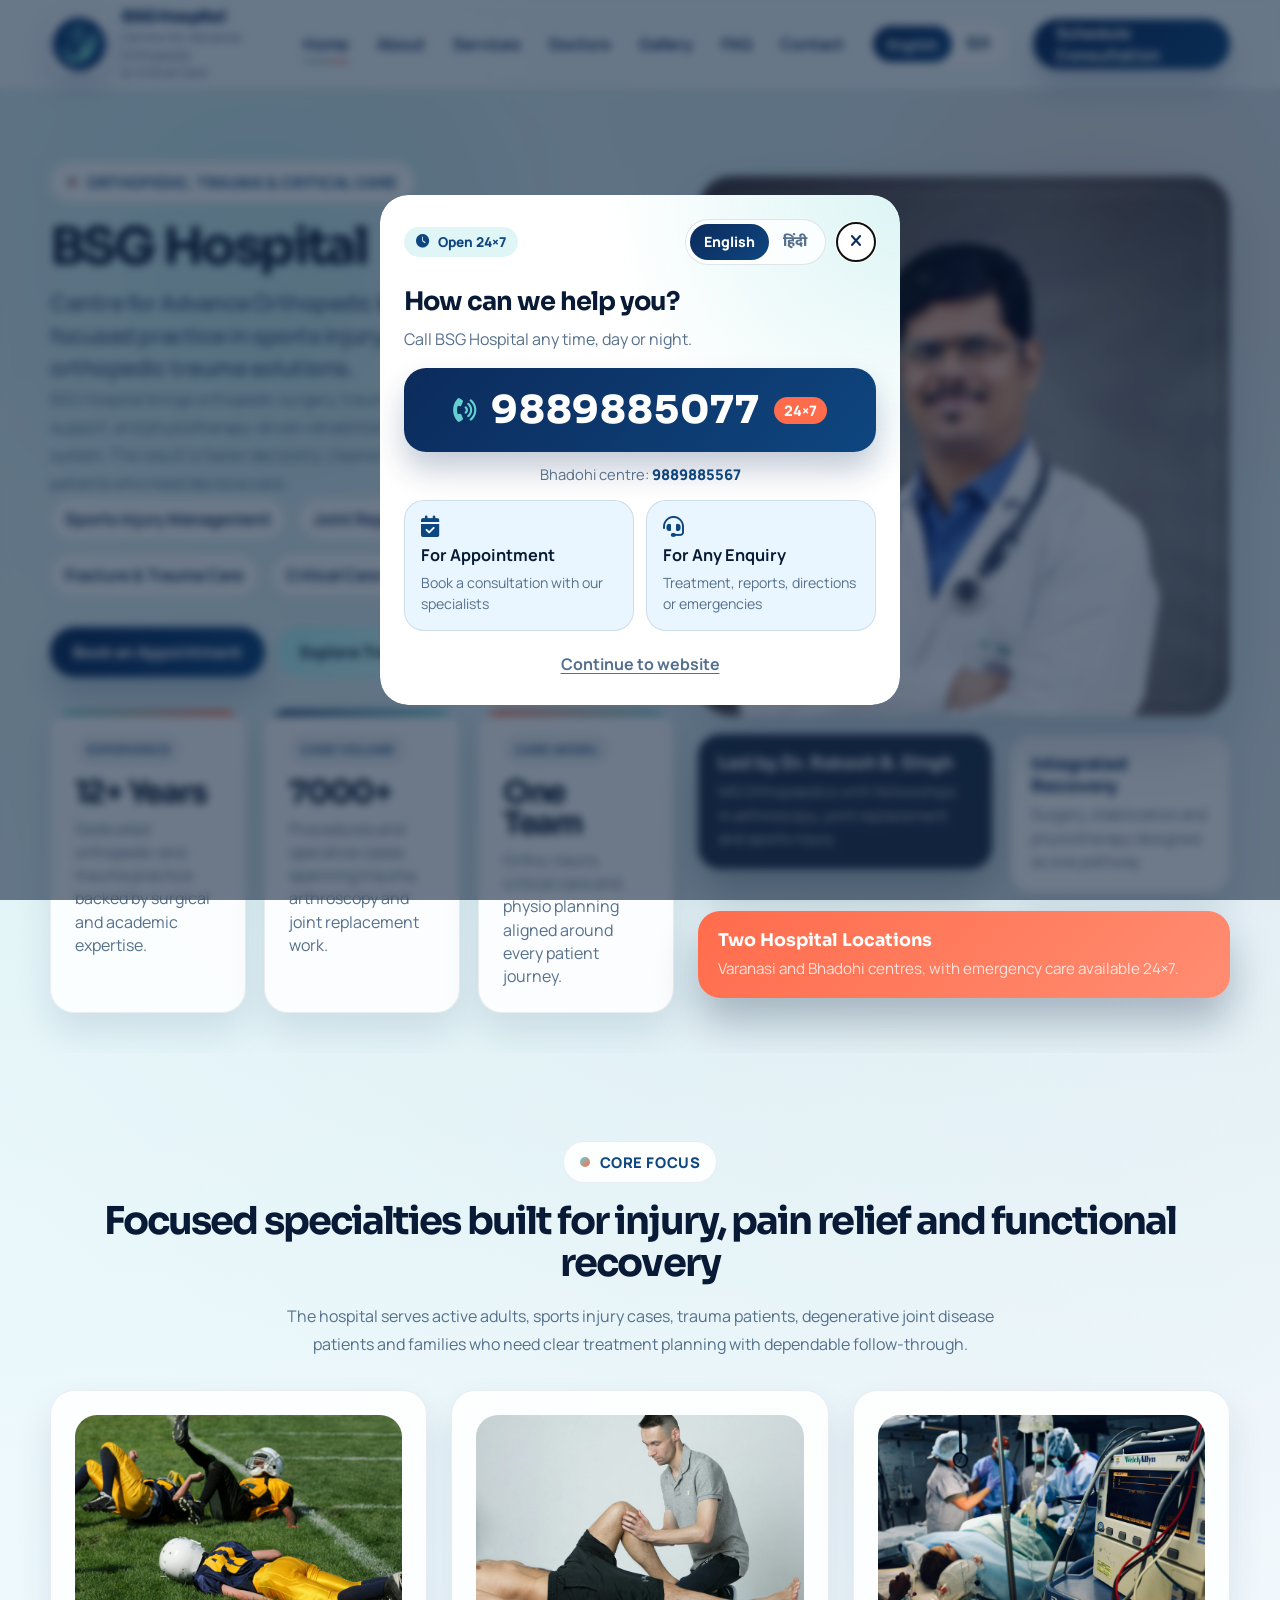
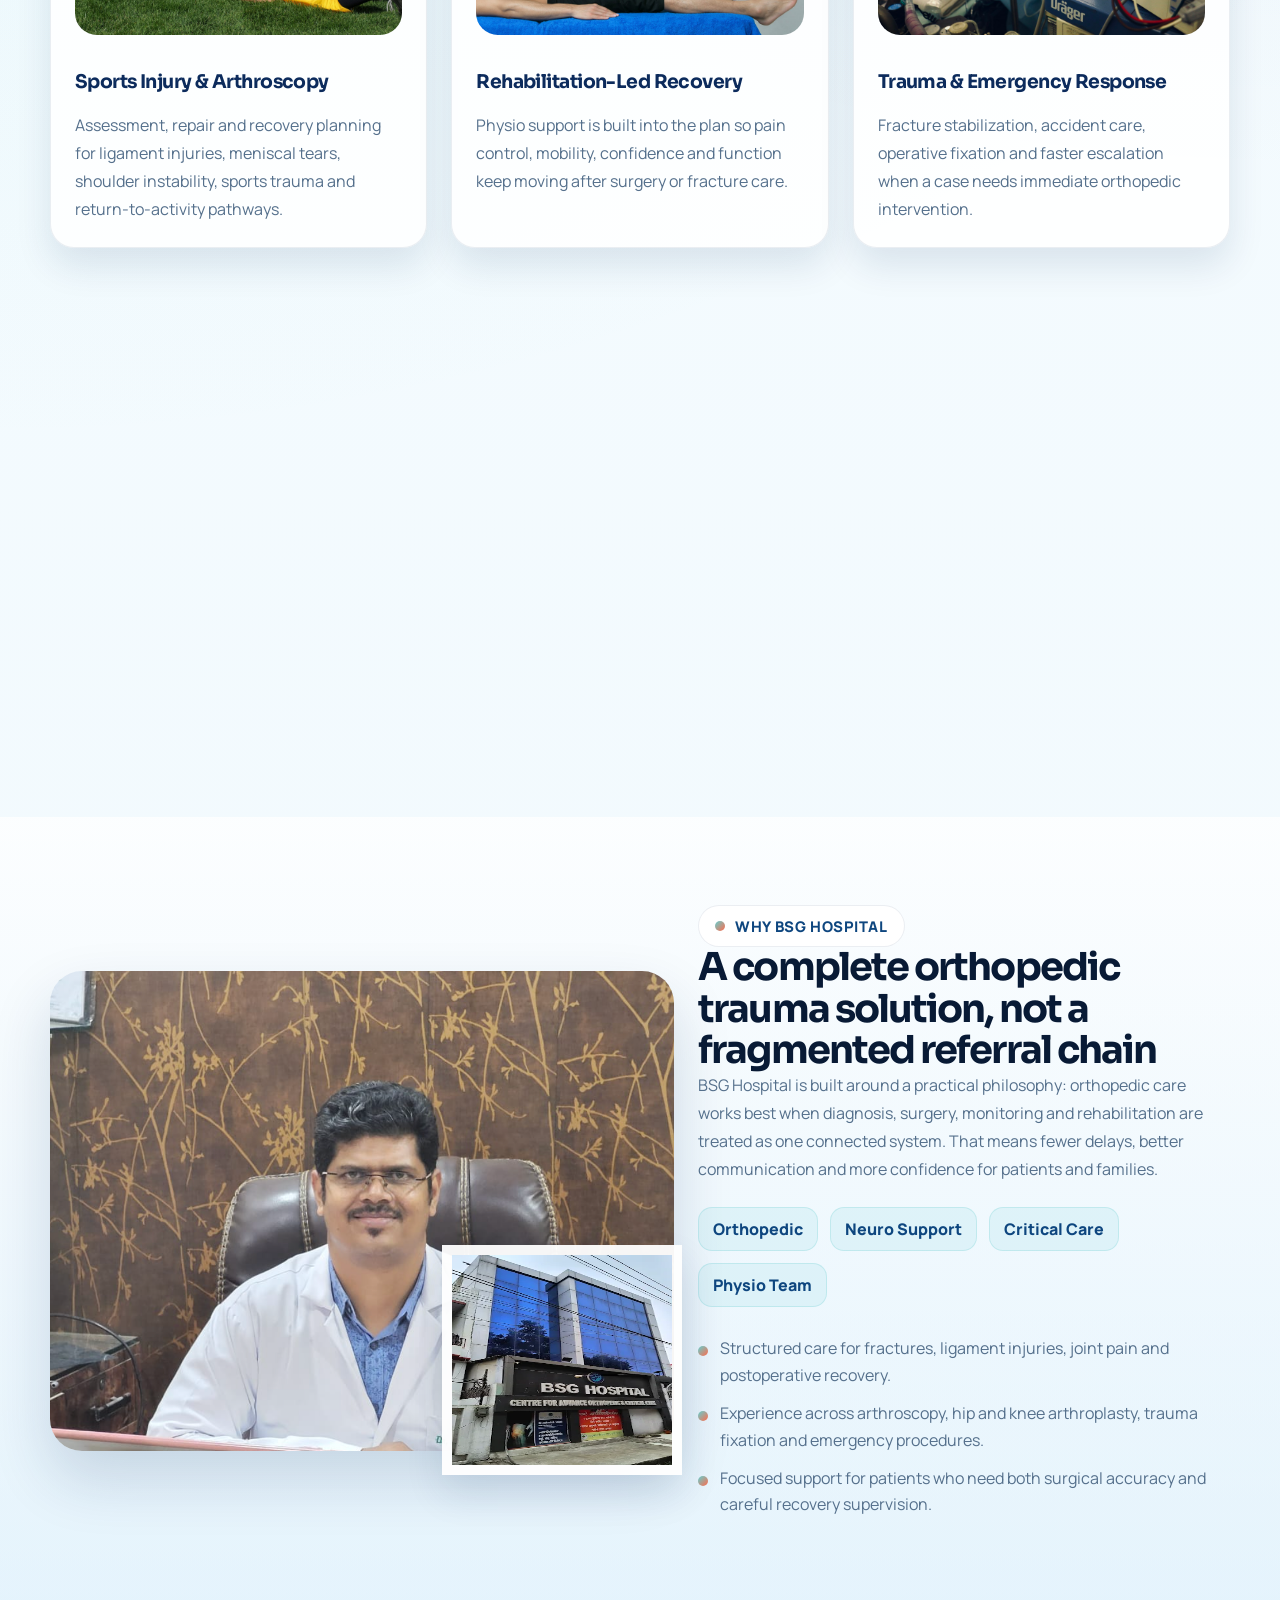
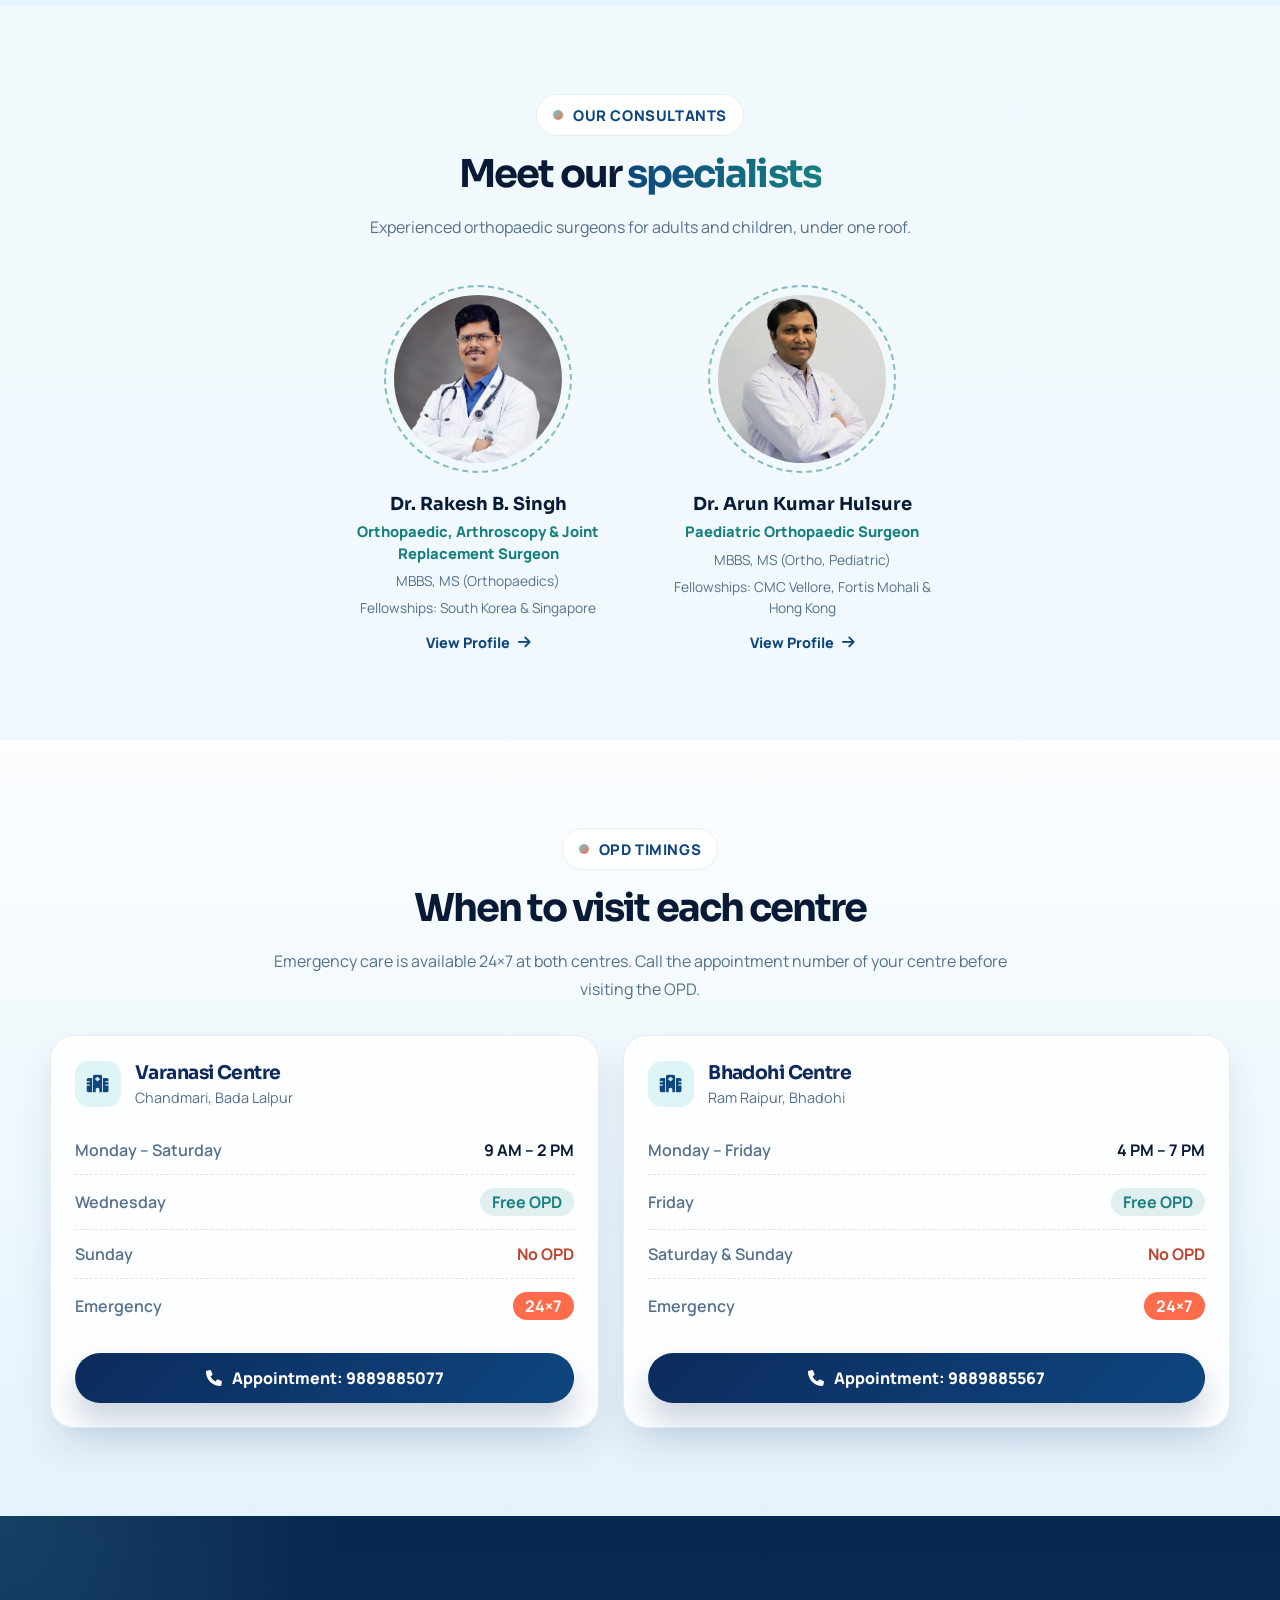
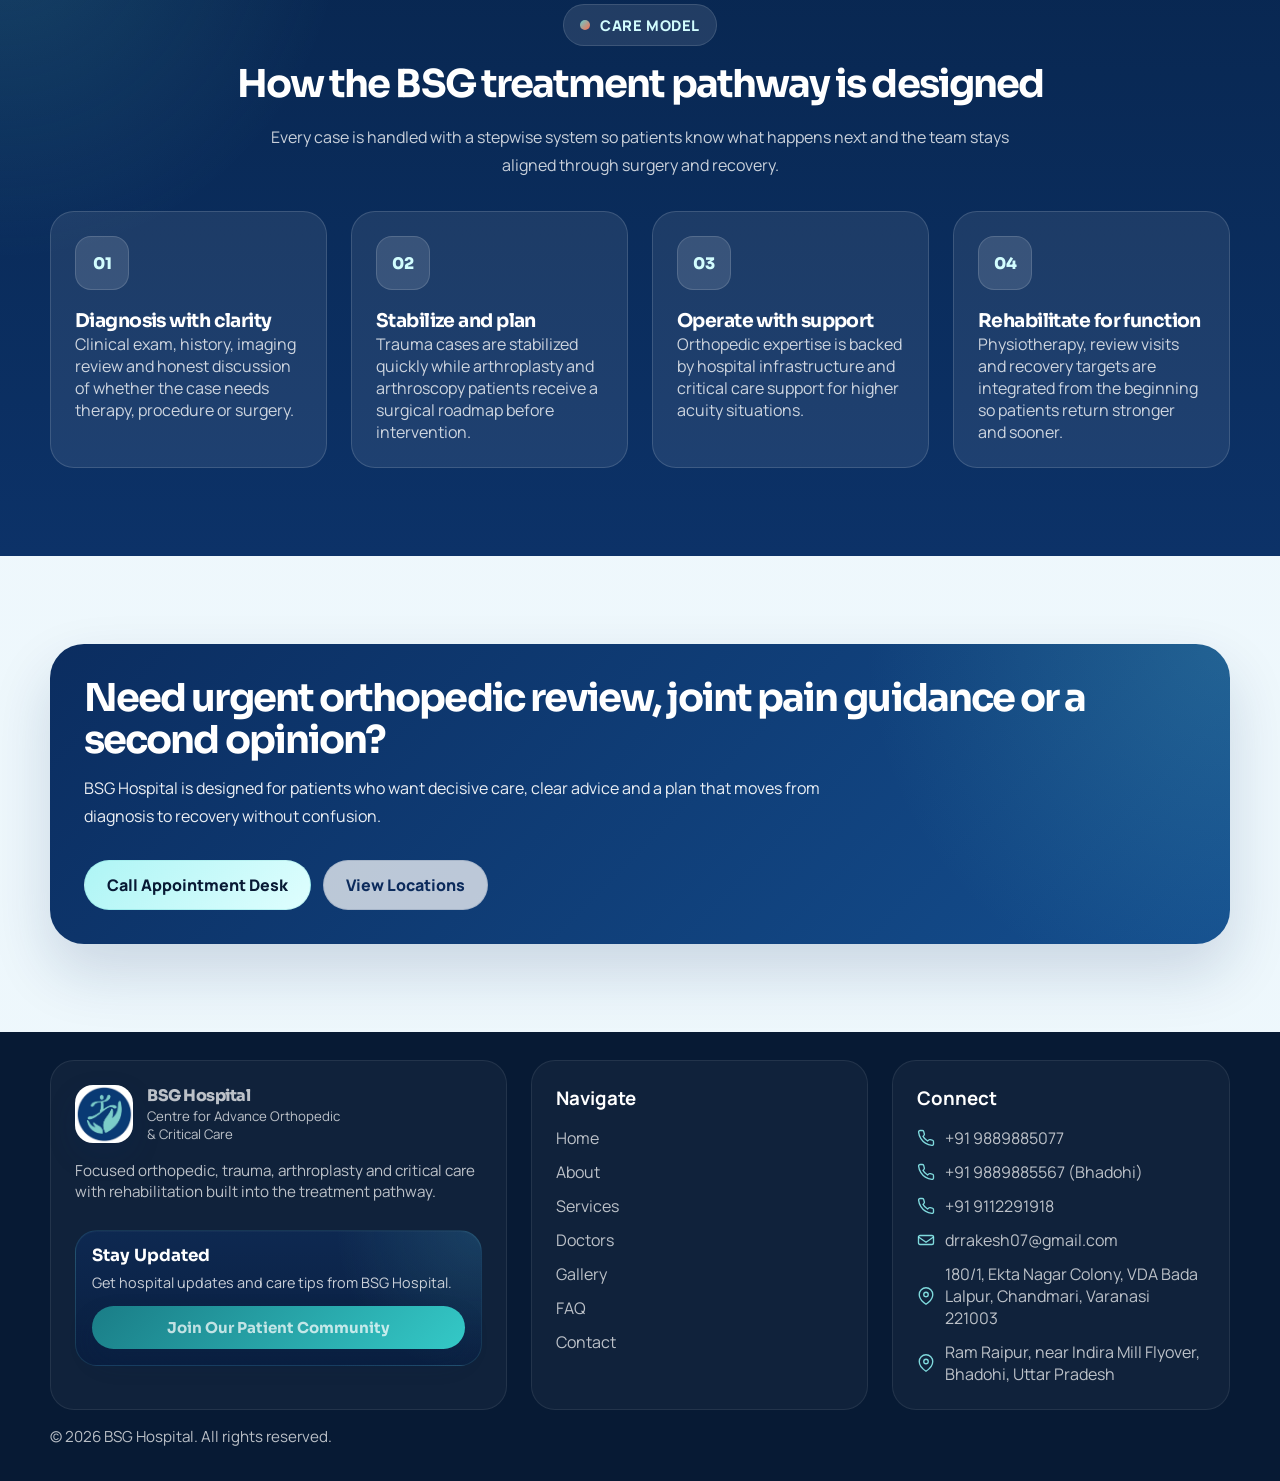
<file: index.html>
<!DOCTYPE html>
<html lang="en">
<head>
  <meta charset="UTF-8">
  <meta name="viewport" content="width=device-width, initial-scale=1.0">
  <meta name="description" content="BSG Hospital is a dedicated centre for advanced orthopedic, trauma, sports injury, arthroplasty and critical care led by Dr. Rakesh B. Singh.">
  <title>BSG Hospital | Centre for Advance Orthopedic &amp; Critical Care</title>
  <link rel="icon" href="assets/img/bsg-local/brand-mark.jpg" type="image/jpeg">
  <link rel="stylesheet" href="assets/css/plugins/fontawesome.css">
  <link rel="stylesheet" href="assets/css/main.css">
  <script src="assets/js/i18n-hi.js" defer></script>
  <script src="assets/js/i18n.js" defer></script>
  <script src="assets/js/main.js" defer></script>
</head>
<body class="site-body is-loading" data-page="home">
  <div class="site-preloader" data-preloader aria-hidden="true">
    <div class="site-preloader-panel">
      <svg class="site-preloader-svg" viewBox="0 0 780 270" fill="none" xmlns="http://www.w3.org/2000/svg" role="img" aria-label="Loading BSG Orthocare">
        <defs>
          <linearGradient id="loaderGlow" x1="140" y1="50" x2="660" y2="220" gradientUnits="userSpaceOnUse">
            <stop stop-color="#0E467F"/>
            <stop offset="1" stop-color="#34C9C7"/>
          </linearGradient>
          <linearGradient id="loaderAccent" x1="88" y1="62" x2="194" y2="170" gradientUnits="userSpaceOnUse">
            <stop stop-color="#1DD0CA"/>
            <stop offset="1" stop-color="#0E467F"/>
          </linearGradient>
        </defs>
        <g opacity="0.18">
          <circle cx="140" cy="130" r="90" stroke="url(#loaderGlow)" stroke-width="2">
            <animate attributeName="r" values="82;96;82" dur="2.2s" repeatCount="indefinite"/>
            <animate attributeName="opacity" values="0.25;0.5;0.25" dur="2.2s" repeatCount="indefinite"/>
          </circle>
          <circle cx="140" cy="130" r="110" stroke="url(#loaderGlow)" stroke-width="2" stroke-dasharray="14 16">
            <animateTransform attributeName="transform" type="rotate" from="0 140 130" to="360 140 130" dur="8s" repeatCount="indefinite"/>
          </circle>
        </g>
        <rect x="34" y="24" width="712" height="220" rx="40" fill="white" fill-opacity="0.74" stroke="url(#loaderGlow)" stroke-opacity="0.14"/>
        <circle cx="140" cy="130" r="78" fill="url(#loaderAccent)"/>
        <circle cx="140" cy="130" r="66" fill="#163B82"/>
        <image href="assets/img/bsg-local/brand-mark.jpg" x="58" y="48" width="164" height="164" preserveAspectRatio="xMidYMid meet"/>
        <rect x="268" y="73" width="418" height="18" rx="9" fill="url(#loaderGlow)" opacity="0.14"/>
        <rect x="268" y="109" width="338" height="76" rx="24" fill="url(#loaderGlow)" opacity="0.08"/>
        <text x="286" y="88" fill="#13366B" font-family="Sora, Arial, sans-serif" font-size="31" font-weight="700" letter-spacing="0.04em">BSG ORTHOCARE</text>
        <text x="286" y="142" fill="#0E467F" font-family="Sora, Arial, sans-serif" font-size="68" font-weight="800" letter-spacing="-0.05em">Loading</text>
        <text x="286" y="190" fill="#4B6786" font-family="Manrope, Arial, sans-serif" font-size="25" font-weight="600">Orthopaedic &amp; Sports Injury Clinic</text>
        <circle cx="646" cy="142" r="18" fill="#34C9C7" opacity="0.24">
          <animate attributeName="r" values="18;28;18" dur="1.6s" repeatCount="indefinite"/>
          <animate attributeName="opacity" values="0.24;0.06;0.24" dur="1.6s" repeatCount="indefinite"/>
        </circle>
        <circle cx="646" cy="142" r="10" fill="#34C9C7">
          <animate attributeName="cy" values="142;134;142" dur="1.6s" repeatCount="indefinite"/>
        </circle>
      </svg>
      <div class="site-preloader-label">Preparing Your Visit</div>
      <div class="site-preloader-progress"><span></span></div>
    </div>
  </div>
  <header class="site-header">
    <div class="container nav-wrap">
      <a class="brand" href="index.html">
        <img class="brand-mark" src="assets/img/bsg-local/brand-mark.jpg" alt="BSG Hospital logo">
        <span class="brand-copy">
          <strong>BSG Hospital</strong>
          <span>Centre for Advance Orthopedic<br>&amp; Critical Care</span>
        </span>
      </a>

      <button class="nav-toggle" type="button" aria-label="Toggle navigation" aria-expanded="false" data-nav-toggle>
        <i class="fa-solid fa-bars"></i>
      </button>

      <nav class="site-nav" id="siteNav" aria-label="Main navigation">
        <a class="active" href="index.html">Home</a>
        <a href="about.html">About</a>
        <a href="services.html">Services</a>
        <a href="index.html#specialists">Doctors</a>
        <a href="Gallery.html">Gallery</a>
        <a href="faq.html">FAQ</a>
        <a href="contact.html">Contact</a>
      </nav>

      <div class="lang-switch" role="group" aria-label="Language">
        <button type="button" data-lang="en" aria-pressed="true"><span class="lang-full">English</span><span class="lang-short">EN</span></button>
        <button type="button" data-lang="hi" aria-pressed="false" lang="hi"><span class="lang-full">हिंदी</span><span class="lang-short">हिं</span></button>
      </div>

      <div class="nav-actions">
        <a class="btn btn-ghost" href="https://drrakeshbs.exlyapp.com/d0840bde-e72e-41d0-b3d3-5908b804f4e7" target="_blank" rel="noopener noreferrer">Schedule Consultation</a>
      </div>
    </div>
  </header>

  <main>
    <section class="hero">
      <div class="container hero-grid">
        <div class="hero-copy reveal">
          <span class="page-kicker">Orthopedic, Trauma &amp; Critical Care</span>
          <h1 class="hero-title">
            BSG Hospital
            <span>Centre for Advance Orthopedic &amp; Critical Care with a focused practice in sports injury, arthroplasty and complete orthopedic trauma solutions.</span>
          </h1>
          <p class="hero-text">
            BSG Hospital brings orthopedic surgery, trauma response, neuro and critical care support, and physiotherapy-driven rehabilitation into one coordinated recovery system. The result is faster decisions, cleaner handoffs, and stronger outcomes for patients who need decisive care.
          </p>
          <div class="pill-row">
            <span class="pill">Sports Injury Management</span>
            <span class="pill">Joint Replacement</span>
            <span class="pill">Fracture &amp; Trauma Care</span>
            <span class="pill">Critical Care Backup</span>
          </div>
          <div class="hero-actions">
            <a class="btn btn-primary" href="https://drrakeshbs.exlyapp.com/d0840bde-e72e-41d0-b3d3-5908b804f4e7" target="_blank" rel="noopener noreferrer">Book an Appointment</a>
            <a class="btn btn-secondary" href="services.html">Explore Treatments</a>
          </div>
          <div class="hero-stats">
            <article class="stat-card">
              <em class="stat-kicker">Experience</em>
              <strong class="stat-number">12+ Years</strong>
              <span class="stat-copy">Dedicated orthopedic and trauma practice backed by surgical and academic expertise.</span>
            </article>
            <article class="stat-card">
              <em class="stat-kicker">Case Volume</em>
              <strong class="stat-number">7000+</strong>
              <span class="stat-copy">Procedures and operative cases spanning trauma, arthroscopy and joint replacement work.</span>
            </article>
            <article class="stat-card">
              <em class="stat-kicker">Care Model</em>
              <strong class="stat-number">One Team</strong>
              <span class="stat-copy">Ortho, neuro, critical care and physio planning aligned around every patient journey.</span>
            </article>
          </div>
        </div>

        <div class="hero-visual reveal">
          <div class="visual-frame">
            <img class="hero-main-image" src="assets/img/bsg-local/dr-rakesh-portrait.jpeg" alt="Dr. Rakesh B. Singh">
          </div>
          <div class="hero-visual-meta">
            <div class="floating-card top floating">
              <strong>Led by Dr. Rakesh B. Singh</strong>
              <span>MS Orthopaedics with fellowships in arthroscopy, joint replacement and sports injury.</span>
            </div>
            <div class="visual-card">
              <strong>Integrated Recovery</strong>
              <span>Surgery, stabilization and physiotherapy designed as one pathway.</span>
            </div>
          </div>
          <div class="floating-card bottom">
            <strong>Two Hospital Locations</strong>
            <span>Varanasi and Bhadohi centres, with emergency care available 24×7.</span>
          </div>
        </div>
      </div>
    </section>

    <section class="section">
      <div class="container">
        <div class="section-heading centered reveal">
          <span class="eyebrow">Core Focus</span>
          <h2 class="section-title">Focused specialties built for injury, pain relief and functional recovery</h2>
          <p class="section-copy">The hospital serves active adults, sports injury cases, trauma patients, degenerative joint disease patients and families who need clear treatment planning with dependable follow-through.</p>
        </div>
        <div class="cards">
          <article class="card reveal">
            <img class="card-media" src="assets/img/bsg-web/sports-injury-field.jpg" alt="Sports injury scene">
            <h3>Sports Injury &amp; Arthroscopy</h3>
            <p>Assessment, repair and recovery planning for ligament injuries, meniscal tears, shoulder instability, sports trauma and return-to-activity pathways.</p>
          </article>
          <article class="card reveal">
            <img class="card-media" src="assets/img/bsg-web/rehabilitation-knee.jpg" alt="Knee rehabilitation">
            <h3>Rehabilitation-Led Recovery</h3>
            <p>Physio support is built into the plan so pain control, mobility, confidence and function keep moving after surgery or fracture care.</p>
          </article>
          <article class="card reveal">
            <img class="card-media" src="assets/img/bsg-web/orthopedic-surgery-team.jpg" alt="Orthopedic trauma surgery team">
            <h3>Trauma &amp; Emergency Response</h3>
            <p>Fracture stabilization, accident care, operative fixation and faster escalation when a case needs immediate orthopedic intervention.</p>
          </article>
          <article class="card reveal">
            <img class="card-media arthroplasty-card-media" src="assets/img/bsg-web/arthroplasty-knee-replacement.jpg" alt="Doctor preparing a patient for knee replacement surgery">
            <h3>Arthroplasty Expertise</h3>
            <p>Total knee replacement, total hip replacement and hemiarthroplasty planned around pain reduction, joint function and early mobilization.</p>
          </article>
          <article class="card reveal">
            <img class="card-media" src="assets/img/bsg-web/surgical-decision-consultation.jpg" alt="Doctor consulting a patient about treatment options">
            <h3>Clear Surgical Decision-Making</h3>
            <p>Each case is evaluated for the right balance of conservative care, minimally invasive intervention and definitive surgery.</p>
          </article>
          <article class="card reveal">
            <img class="card-media" src="assets/img/bsg-web/critical-care-icu.jpg" alt="Critical care and ICU support">
            <h3>Critical Care Coordination</h3>
            <p>Serious trauma and high-risk postoperative care benefit from hospital-based ICU and multi-specialty support when patients need it most.</p>
          </article>
        </div>
      </div>
    </section>

    <section class="section section-alt">
      <div class="container split-grid">
        <div class="split-media-stack reveal">
          <img class="primary doctor-desk-image" src="assets/img/bsg-local/dr-rakesh-desk.png" alt="Consultation at BSG Hospital">
          <img class="secondary" src="assets/img/bsg-local/hospital-building.webp" alt="BSG Hospital exterior">
        </div>
        <div class="reveal">
          <span class="eyebrow">Why BSG Hospital</span>
          <h2 class="section-title">A complete orthopedic trauma solution, not a fragmented referral chain</h2>
          <p class="section-copy">BSG Hospital is built around a practical philosophy: orthopedic care works best when diagnosis, surgery, monitoring and rehabilitation are treated as one connected system. That means fewer delays, better communication and more confidence for patients and families.</p>
          <div class="badge-row" style="margin:24px 0 28px;">
            <span class="badge">Orthopedic</span>
            <span class="badge">Neuro Support</span>
            <span class="badge">Critical Care</span>
            <span class="badge">Physio Team</span>
          </div>
          <ul class="detail-list">
            <li>Structured care for fractures, ligament injuries, joint pain and postoperative recovery.</li>
            <li>Experience across arthroscopy, hip and knee arthroplasty, trauma fixation and emergency procedures.</li>
            <li>Focused support for patients who need both surgical accuracy and careful recovery supervision.</li>
          </ul>
        </div>
      </div>
    </section>


    <section class="section" id="specialists">
      <div class="container">
        <div class="section-heading centered reveal">
          <span class="eyebrow">Our Consultants</span>
          <h2 class="section-title">Meet our <span class="title-accent">specialists</span></h2>
          <p class="section-copy">Experienced orthopaedic surgeons for adults and children, under one roof.</p>
        </div>
        <div class="specialist-grid">
          <article class="specialist-card reveal">
            <a class="specialist-photo" href="doctor-jyoti-mary.html"><img src="assets/img/bsg-local/dr-rakesh-portrait.jpeg" alt="Dr. Rakesh B. Singh" loading="lazy"></a>
            <h3 class="specialist-name">Dr. Rakesh B. Singh</h3>
            <span class="specialist-role">Orthopaedic, Arthroscopy &amp; Joint Replacement Surgeon</span>
            <span class="specialist-meta">MBBS, MS (Orthopaedics)</span>
            <span class="specialist-meta">Fellowships: South Korea &amp; Singapore</span>
            <a class="specialist-link" href="doctor-jyoti-mary.html">View Profile <i class="fa-solid fa-arrow-right"></i></a>
          </article>
          <article class="specialist-card reveal">
            <a class="specialist-photo" href="doctor-arun-hulsure.html"><img src="assets/img/bsg-local/dr-arun-hulsure.jpeg" alt="Dr. Arun Kumar Hulsure" loading="lazy"></a>
            <h3 class="specialist-name">Dr. Arun Kumar Hulsure</h3>
            <span class="specialist-role">Paediatric Orthopaedic Surgeon</span>
            <span class="specialist-meta">MBBS, MS (Ortho, Pediatric)</span>
            <span class="specialist-meta">Fellowships: CMC Vellore, Fortis Mohali &amp; Hong Kong</span>
            <a class="specialist-link" href="doctor-arun-hulsure.html">View Profile <i class="fa-solid fa-arrow-right"></i></a>
          </article>
        </div>
      </div>
    </section>

    <section class="section section-alt" id="opd-timings">
      <div class="container">
        <div class="section-heading centered reveal">
          <span class="eyebrow">OPD Timings</span>
          <h2 class="section-title">When to visit each centre</h2>
          <p class="section-copy">Emergency care is available 24×7 at both centres. Call the appointment number of your centre before visiting the OPD.</p>
        </div>
        <div class="contact-grid">
          <article class="contact-card opd-card reveal">
            <div class="opd-card-head">
              <i class="fa-solid fa-hospital"></i>
              <div>
                <h3>Varanasi Centre</h3>
                <span>Chandmari, Bada Lalpur</span>
              </div>
            </div>
            <ul class="opd-list">
              <li><span>Monday – Saturday</span><strong>9 AM – 2 PM</strong></li>
              <li class="is-free"><span>Wednesday</span><strong>Free OPD</strong></li>
              <li class="is-closed"><span>Sunday</span><strong>No OPD</strong></li>
              <li class="is-emergency"><span>Emergency</span><strong>24×7</strong></li>
            </ul>
            <a class="btn btn-primary" href="tel:+919889885077"><i class="fa-solid fa-phone"></i>Appointment: 9889885077</a>
          </article>
          <article class="contact-card opd-card reveal">
            <div class="opd-card-head">
              <i class="fa-solid fa-hospital"></i>
              <div>
                <h3>Bhadohi Centre</h3>
                <span>Ram Raipur, Bhadohi</span>
              </div>
            </div>
            <ul class="opd-list">
              <li><span>Monday – Friday</span><strong>4 PM – 7 PM</strong></li>
              <li class="is-free"><span>Friday</span><strong>Free OPD</strong></li>
              <li class="is-closed"><span>Saturday &amp; Sunday</span><strong>No OPD</strong></li>
              <li class="is-emergency"><span>Emergency</span><strong>24×7</strong></li>
            </ul>
            <a class="btn btn-primary" href="tel:+919889885567"><i class="fa-solid fa-phone"></i>Appointment: 9889885567</a>
          </article>
        </div>
      </div>
    </section>

    <section class="section section-dark">
      <div class="container">
        <div class="section-heading centered reveal">
          <span class="eyebrow">Care Model</span>
          <h2 class="section-title">How the BSG treatment pathway is designed</h2>
          <p class="section-copy">Every case is handled with a stepwise system so patients know what happens next and the team stays aligned through surgery and recovery.</p>
        </div>
        <div class="process-grid">
          <article class="process-card reveal">
            <span class="process-index">01</span>
            <h3>Diagnosis with clarity</h3>
            <p>Clinical exam, history, imaging review and honest discussion of whether the case needs therapy, procedure or surgery.</p>
          </article>
          <article class="process-card reveal">
            <span class="process-index">02</span>
            <h3>Stabilize and plan</h3>
            <p>Trauma cases are stabilized quickly while arthroplasty and arthroscopy patients receive a surgical roadmap before intervention.</p>
          </article>
          <article class="process-card reveal">
            <span class="process-index">03</span>
            <h3>Operate with support</h3>
            <p>Orthopedic expertise is backed by hospital infrastructure and critical care support for higher acuity situations.</p>
          </article>
          <article class="process-card reveal">
            <span class="process-index">04</span>
            <h3>Rehabilitate for function</h3>
            <p>Physiotherapy, review visits and recovery targets are integrated from the beginning so patients return stronger and sooner.</p>
          </article>
        </div>
      </div>
    </section>

    <section class="section">
      <div class="container">
        <div class="cta-band reveal">
          <h2 class="cta-title">Need urgent orthopedic review, joint pain guidance or a second opinion?</h2>
          <p>BSG Hospital is designed for patients who want decisive care, clear advice and a plan that moves from diagnosis to recovery without confusion.</p>
          <div class="hero-actions" style="margin-bottom:0;">
            <a class="btn btn-secondary" href="tel:+919889885077">Call Appointment Desk</a>
            <a class="btn btn-ghost" href="contact.html">View Locations</a>
          </div>
        </div>
      </div>
    </section>
  </main>

  <footer class="footer">
    <div class="container footer-grid">
      <div class="footer-card">
        <a class="brand" href="index.html">
          <img class="brand-mark" src="assets/img/bsg-local/brand-mark.jpg" alt="BSG Hospital logo">
          <span class="brand-copy">
            <strong>BSG Hospital</strong>
            <span>Centre for Advance Orthopedic<br>&amp; Critical Care</span>
          </span>
        </a>
        <p class="footer-note">Focused orthopedic, trauma, arthroplasty and critical care with rehabilitation built into the treatment pathway.</p>
        <div class="footer-mini-cta">
          <h3 class="footer-mini-cta-title">Stay Updated</h3>
          <p class="footer-mini-cta-text">Get hospital updates and care tips from BSG Hospital.</p>
          <a class="footer-mini-cta-button" href="contact.html">Join Our Patient Community</a>
        </div>
      </div>
      <div class="footer-card">
        <h3>Navigate</h3>
        <div class="footer-links">
          <a href="index.html">Home</a>
          <a href="about.html">About</a>
          <a href="services.html">Services</a>
          <a href="index.html#specialists">Doctors</a>
          <a href="Gallery.html">Gallery</a>
          <a href="faq.html">FAQ</a>
          <a href="contact.html">Contact</a>
        </div>
      </div>
      <div class="footer-card">
        <h3>Connect</h3>
        <div class="footer-links">
          <a class="footer-icon-link" href="tel:+919889885077"><span class="footer-link-icon" aria-hidden="true"><svg viewBox="0 0 24 24" fill="none"><path d="M22 16.92v3a2 2 0 0 1-2.18 2 19.8 19.8 0 0 1-8.63-3.07 19.5 19.5 0 0 1-6-6A19.8 19.8 0 0 1 2.12 4.18 2 2 0 0 1 4.11 2h3a2 2 0 0 1 2 1.72c.12.9.33 1.78.63 2.61a2 2 0 0 1-.45 2.11L8 9.91a16 16 0 0 0 6.09 6.09l1.47-1.29a2 2 0 0 1 2.11-.45c.83.3 1.71.51 2.61.63A2 2 0 0 1 22 16.92Z" stroke-width="1.8" stroke-linecap="round" stroke-linejoin="round"/></svg></span><span>+91 9889885077</span></a>
          <a class="footer-icon-link" href="tel:+919889885567"><span class="footer-link-icon" aria-hidden="true"><svg viewBox="0 0 24 24" fill="none"><path d="M22 16.92v3a2 2 0 0 1-2.18 2 19.8 19.8 0 0 1-8.63-3.07 19.5 19.5 0 0 1-6-6A19.8 19.8 0 0 1 2.12 4.18 2 2 0 0 1 4.11 2h3a2 2 0 0 1 2 1.72c.12.9.33 1.78.63 2.61a2 2 0 0 1-.45 2.11L8 9.91a16 16 0 0 0 6.09 6.09l1.47-1.29a2 2 0 0 1 2.11-.45c.83.3 1.71.51 2.61.63A2 2 0 0 1 22 16.92Z" stroke-width="1.8" stroke-linecap="round" stroke-linejoin="round"/></svg></span><span>+91 9889885567 (Bhadohi)</span></a>
          <a class="footer-icon-link" href="tel:+919112291918"><span class="footer-link-icon" aria-hidden="true"><svg viewBox="0 0 24 24" fill="none"><path d="M22 16.92v3a2 2 0 0 1-2.18 2 19.8 19.8 0 0 1-8.63-3.07 19.5 19.5 0 0 1-6-6A19.8 19.8 0 0 1 2.12 4.18 2 2 0 0 1 4.11 2h3a2 2 0 0 1 2 1.72c.12.9.33 1.78.63 2.61a2 2 0 0 1-.45 2.11L8 9.91a16 16 0 0 0 6.09 6.09l1.47-1.29a2 2 0 0 1 2.11-.45c.83.3 1.71.51 2.61.63A2 2 0 0 1 22 16.92Z" stroke-width="1.8" stroke-linecap="round" stroke-linejoin="round"/></svg></span><span>+91 9112291918</span></a>
          <a class="footer-icon-link" href="mailto:drrakesh07@gmail.com"><span class="footer-link-icon" aria-hidden="true"><svg viewBox="0 0 24 24" fill="none"><path d="M4 6h16a2 2 0 0 1 2 2v8a2 2 0 0 1-2 2H4a2 2 0 0 1-2-2V8a2 2 0 0 1 2-2Z" stroke-width="1.8" stroke-linecap="round" stroke-linejoin="round"/><path d="m22 8-10 7L2 8" stroke-width="1.8" stroke-linecap="round" stroke-linejoin="round"/></svg></span><span>drrakesh07@gmail.com</span></a>
          <a class="footer-icon-link" href="https://www.google.com/maps/search/?api=1&amp;query=BSG+Hospital,+180%2F1+Ekta+Nagar+Colony,+Bada+Lalpur,+Chandmari,+Varanasi+221003" target="_blank" rel="noopener"><span class="footer-link-icon" aria-hidden="true"><svg viewBox="0 0 24 24" fill="none"><path d="M21 10c0 7-9 13-9 13S3 17 3 10a9 9 0 1 1 18 0Z" stroke-width="1.8" stroke-linecap="round" stroke-linejoin="round"/><circle cx="12" cy="10" r="3" stroke-width="1.8"/></svg></span><span>180/1, Ekta Nagar Colony, VDA Bada Lalpur, Chandmari, Varanasi 221003</span></a>
          <a class="footer-icon-link" href="https://www.google.com/maps/search/?api=1&amp;query=BSG+Hospital,+Bhadohi+Nagar+Palika,+Uttar+Pradesh" target="_blank" rel="noopener"><span class="footer-link-icon" aria-hidden="true"><svg viewBox="0 0 24 24" fill="none"><path d="M21 10c0 7-9 13-9 13S3 17 3 10a9 9 0 1 1 18 0Z" stroke-width="1.8" stroke-linecap="round" stroke-linejoin="round"/><circle cx="12" cy="10" r="3" stroke-width="1.8"/></svg></span><span>Ram Raipur, near Indira Mill Flyover, Bhadohi, Uttar Pradesh</span></a>
        </div>
      </div>
    </div>
    <div class="container">
      <p class="footer-note">© <span data-year></span> BSG Hospital. All rights reserved.</p>
    </div>
  </footer>
  <dialog class="welcome-popup" aria-labelledby="welcomePopupTitle" data-welcome-popup>
    <div class="welcome-popup-panel">
      <div class="welcome-popup-top">
        <span class="welcome-popup-badge"><i class="fa-solid fa-clock"></i>Open 24×7</span>
        <div class="lang-switch" role="group" aria-label="Language">
          <button type="button" data-lang="en" aria-pressed="true"><span class="lang-full">English</span><span class="lang-short">EN</span></button>
          <button type="button" data-lang="hi" aria-pressed="false" lang="hi"><span class="lang-full">हिंदी</span><span class="lang-short">हिं</span></button>
        </div>
        <button class="welcome-popup-close" type="button" aria-label="Close" data-welcome-close autofocus><i class="fa-solid fa-xmark"></i></button>
      </div>
      <h2 class="welcome-popup-title" id="welcomePopupTitle">How can we help you?</h2>
      <p class="welcome-popup-copy">Call BSG Hospital any time, day or night.</p>
      <a class="welcome-popup-number" href="tel:+919889885077">
        <i class="fa-solid fa-phone-volume"></i>
        <span class="welcome-popup-digits">9889885077</span>
        <span class="welcome-popup-hours">24×7</span>
      </a>
      <p class="welcome-popup-alt">Bhadohi centre: <a href="tel:+919889885567">9889885567</a></p>
      <div class="welcome-popup-options">
        <a class="welcome-popup-option" href="tel:+919889885077">
          <i class="fa-solid fa-calendar-check"></i>
          <strong>For Appointment</strong>
          <span>Book a consultation with our specialists</span>
        </a>
        <a class="welcome-popup-option" href="tel:+919889885077">
          <i class="fa-solid fa-headset"></i>
          <strong>For Any Enquiry</strong>
          <span>Treatment, reports, directions or emergencies</span>
        </a>
      </div>
      <button class="welcome-popup-skip" type="button" data-welcome-close>Continue to website</button>
    </div>
  </dialog>
</body>
</html>
</file>
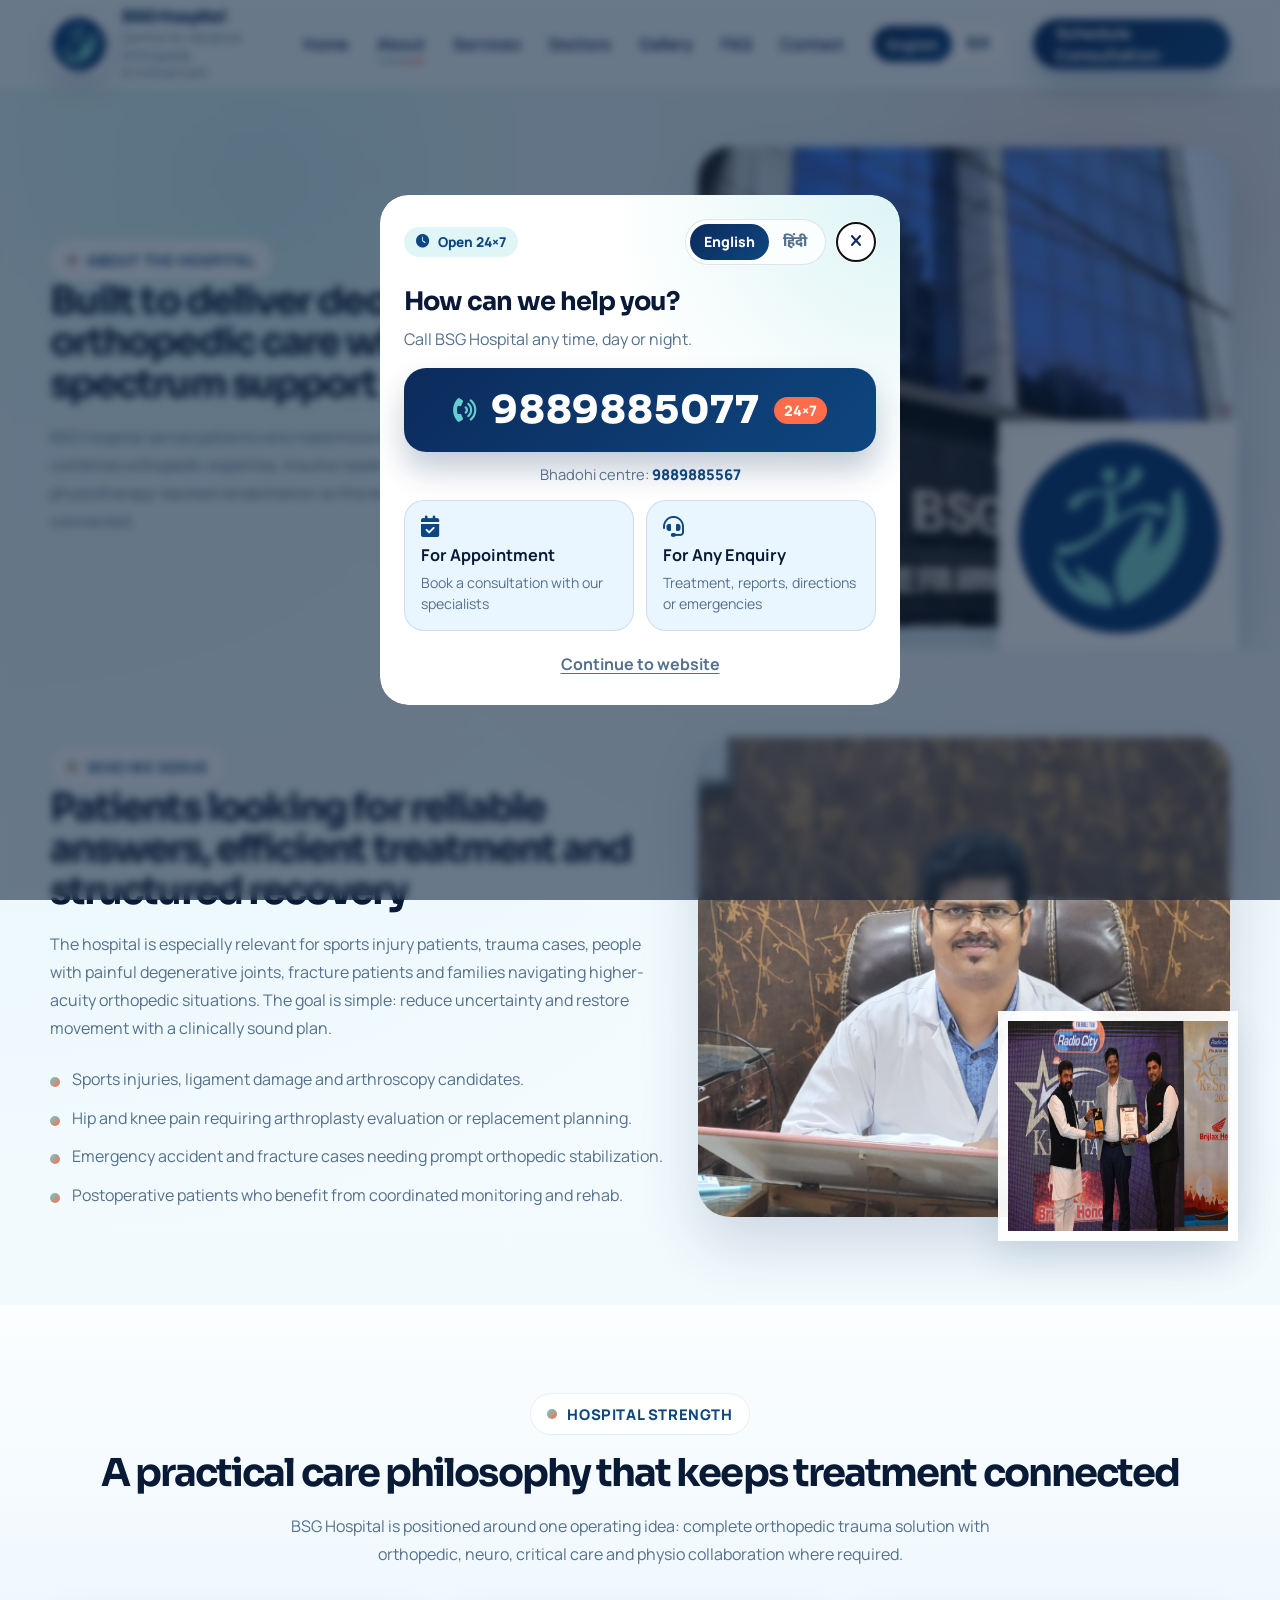
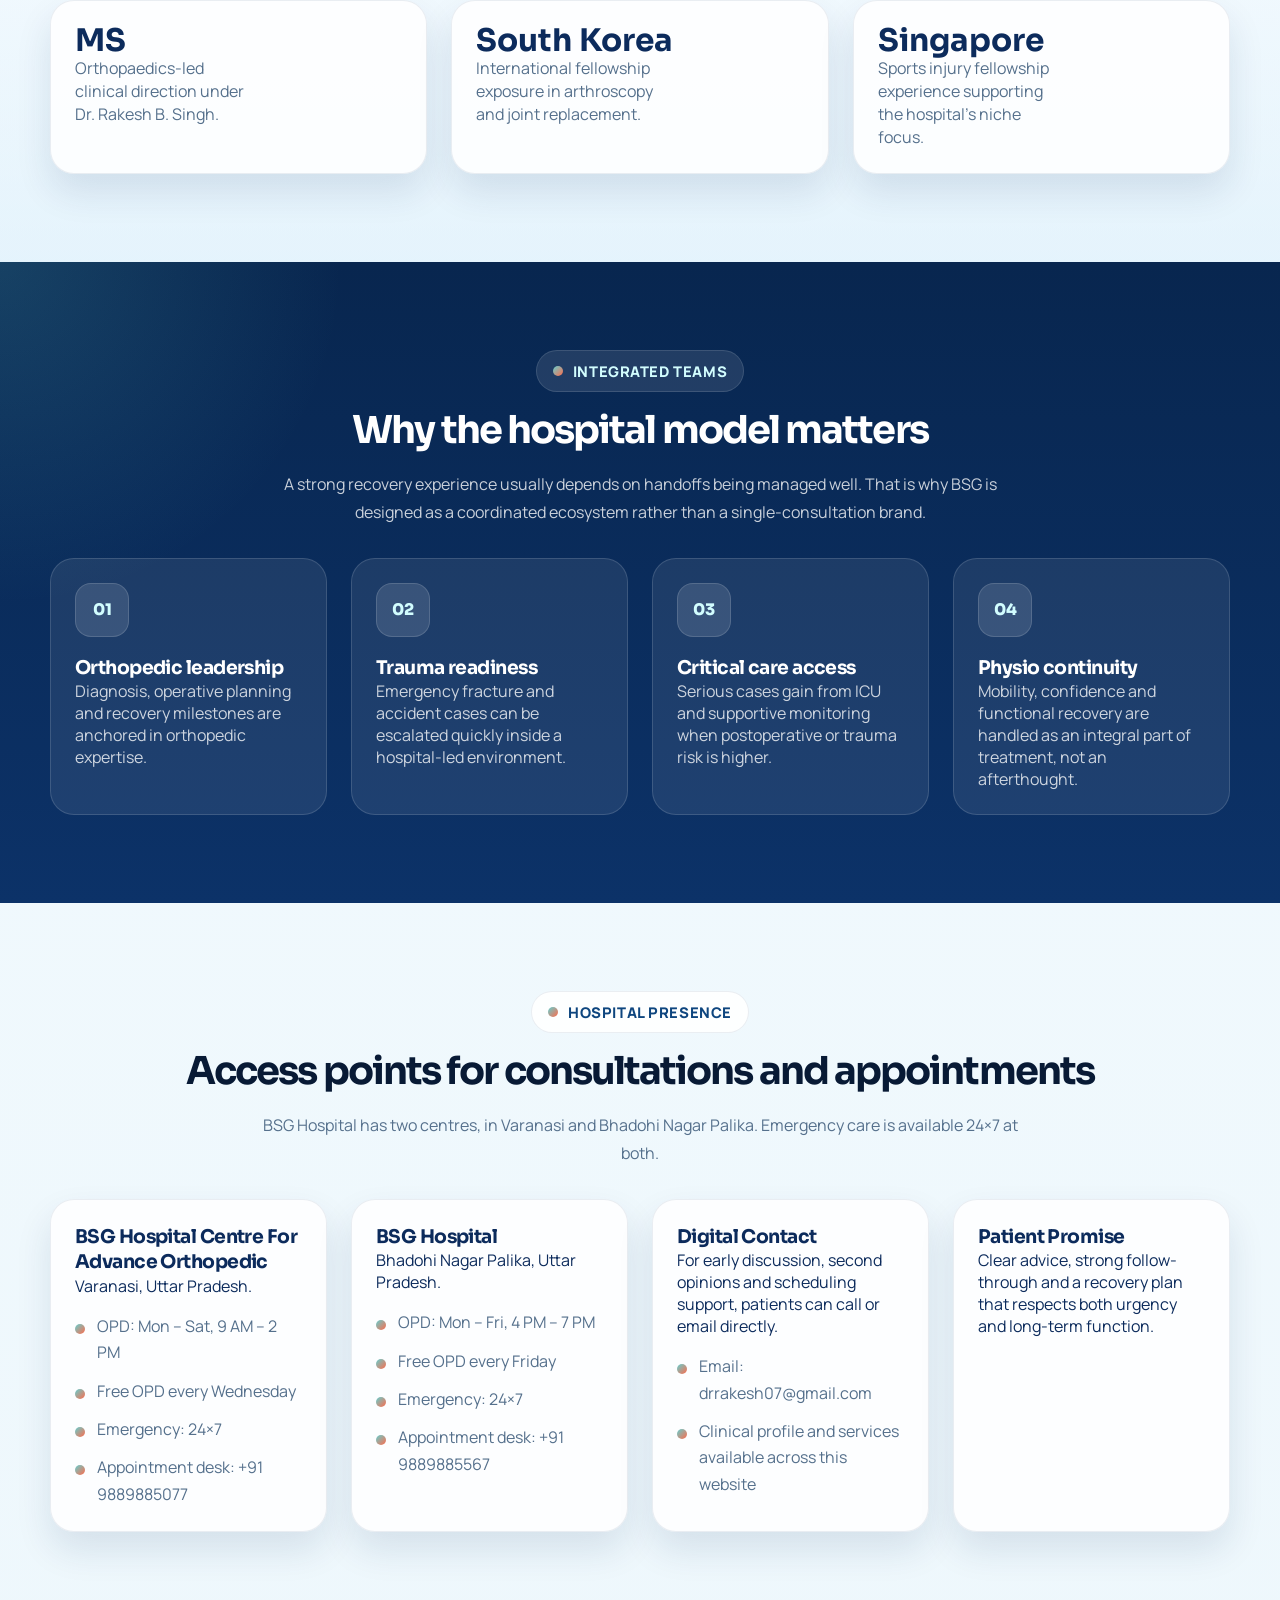
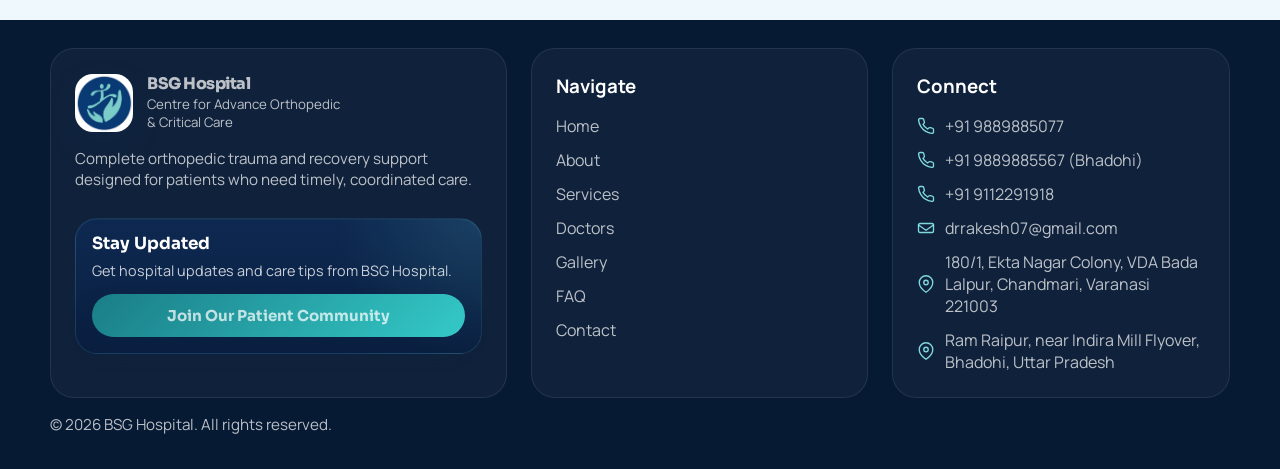
<file: about.html>
<!DOCTYPE html>
<html lang="en">
<head>
  <meta charset="UTF-8">
  <meta name="viewport" content="width=device-width, initial-scale=1.0">
  <meta name="description" content="Learn about BSG Hospital, its integrated orthopedic and critical care philosophy, and the care model led by Dr. Rakesh B. Singh.">
  <title>About BSG Hospital</title>
  <link rel="icon" href="assets/img/bsg-local/brand-mark.jpg" type="image/jpeg">
  <link rel="stylesheet" href="assets/css/plugins/fontawesome.css">
  <link rel="stylesheet" href="assets/css/main.css">
  <script src="assets/js/i18n-hi.js" defer></script>
  <script src="assets/js/i18n.js" defer></script>
  <script src="assets/js/main.js" defer></script>
</head>
<body class="site-body is-loading" data-page="about">
  <div class="site-preloader" data-preloader aria-hidden="true">
    <div class="site-preloader-panel">
      <svg class="site-preloader-svg" viewBox="0 0 780 270" fill="none" xmlns="http://www.w3.org/2000/svg" role="img" aria-label="Loading BSG Orthocare">
        <defs>
          <linearGradient id="loaderGlow" x1="140" y1="50" x2="660" y2="220" gradientUnits="userSpaceOnUse">
            <stop stop-color="#0E467F"/>
            <stop offset="1" stop-color="#34C9C7"/>
          </linearGradient>
          <linearGradient id="loaderAccent" x1="88" y1="62" x2="194" y2="170" gradientUnits="userSpaceOnUse">
            <stop stop-color="#1DD0CA"/>
            <stop offset="1" stop-color="#0E467F"/>
          </linearGradient>
        </defs>
        <g opacity="0.18">
          <circle cx="140" cy="130" r="90" stroke="url(#loaderGlow)" stroke-width="2">
            <animate attributeName="r" values="82;96;82" dur="2.2s" repeatCount="indefinite"/>
            <animate attributeName="opacity" values="0.25;0.5;0.25" dur="2.2s" repeatCount="indefinite"/>
          </circle>
          <circle cx="140" cy="130" r="110" stroke="url(#loaderGlow)" stroke-width="2" stroke-dasharray="14 16">
            <animateTransform attributeName="transform" type="rotate" from="0 140 130" to="360 140 130" dur="8s" repeatCount="indefinite"/>
          </circle>
        </g>
        <rect x="34" y="24" width="712" height="220" rx="40" fill="white" fill-opacity="0.74" stroke="url(#loaderGlow)" stroke-opacity="0.14"/>
        <circle cx="140" cy="130" r="78" fill="url(#loaderAccent)"/>
        <circle cx="140" cy="130" r="66" fill="#163B82"/>
        <image href="assets/img/bsg-local/brand-mark.jpg" x="58" y="48" width="164" height="164" preserveAspectRatio="xMidYMid meet"/>
        <rect x="268" y="73" width="418" height="18" rx="9" fill="url(#loaderGlow)" opacity="0.14"/>
        <rect x="268" y="109" width="338" height="76" rx="24" fill="url(#loaderGlow)" opacity="0.08"/>
        <text x="286" y="88" fill="#13366B" font-family="Sora, Arial, sans-serif" font-size="31" font-weight="700" letter-spacing="0.04em">BSG ORTHOCARE</text>
        <text x="286" y="142" fill="#0E467F" font-family="Sora, Arial, sans-serif" font-size="68" font-weight="800" letter-spacing="-0.05em">Loading</text>
        <text x="286" y="190" fill="#4B6786" font-family="Manrope, Arial, sans-serif" font-size="25" font-weight="600">Orthopaedic &amp; Sports Injury Clinic</text>
        <circle cx="646" cy="142" r="18" fill="#34C9C7" opacity="0.24">
          <animate attributeName="r" values="18;28;18" dur="1.6s" repeatCount="indefinite"/>
          <animate attributeName="opacity" values="0.24;0.06;0.24" dur="1.6s" repeatCount="indefinite"/>
        </circle>
        <circle cx="646" cy="142" r="10" fill="#34C9C7">
          <animate attributeName="cy" values="142;134;142" dur="1.6s" repeatCount="indefinite"/>
        </circle>
      </svg>
      <div class="site-preloader-label">Preparing Your Visit</div>
      <div class="site-preloader-progress"><span></span></div>
    </div>
  </div>
  <header class="site-header">
    <div class="container nav-wrap">
      <a class="brand" href="index.html">
        <img class="brand-mark" src="assets/img/bsg-local/brand-mark.jpg" alt="BSG Hospital logo">
        <span class="brand-copy">
          <strong>BSG Hospital</strong>
          <span>Centre for Advance Orthopedic<br>&amp; Critical Care</span>
        </span>
      </a>
      <button class="nav-toggle" type="button" aria-label="Toggle navigation" aria-expanded="false" data-nav-toggle>
        <i class="fa-solid fa-bars"></i>
      </button>
      <nav class="site-nav" id="siteNav" aria-label="Main navigation">
        <a href="index.html">Home</a>
        <a class="active" href="about.html">About</a>
        <a href="services.html">Services</a>
        <a href="index.html#specialists">Doctors</a>
        <a href="Gallery.html">Gallery</a>
        <a href="faq.html">FAQ</a>
        <a href="contact.html">Contact</a>
      </nav>

      <div class="lang-switch" role="group" aria-label="Language">
        <button type="button" data-lang="en" aria-pressed="true"><span class="lang-full">English</span><span class="lang-short">EN</span></button>
        <button type="button" data-lang="hi" aria-pressed="false" lang="hi"><span class="lang-full">हिंदी</span><span class="lang-short">हिं</span></button>
      </div>
      <div class="nav-actions">
        <a class="btn btn-ghost" href="https://drrakeshbs.exlyapp.com/d0840bde-e72e-41d0-b3d3-5908b804f4e7" target="_blank" rel="noopener noreferrer">Schedule Consultation</a>
      </div>
    </div>
  </header>

  <main>
    <section class="page-hero">
      <div class="container split-grid">
        <div class="reveal">
          <span class="page-kicker">About the Hospital</span>
          <h1 class="page-title">Built to deliver decisive orthopedic care with full-spectrum support</h1>
          <p class="section-copy" style="margin-top:18px;">BSG Hospital serves patients who need more than isolated consultation. The model combines orthopedic expertise, trauma readiness, hospital infrastructure and physiotherapy-backed rehabilitation so the entire treatment experience stays connected.</p>
        </div>
        <div class="split-media-stack reveal">
          <img class="primary" src="assets/img/bsg-local/hospital-building.webp" alt="BSG Hospital exterior">
          <img class="secondary" src="assets/img/bsg-local/brand-mark.jpg" alt="BSG Hospital mark">
        </div>
      </div>
    </section>

    <section class="section">
      <div class="container split-grid">
        <div class="reveal">
          <span class="eyebrow">Who We Serve</span>
          <h2 class="section-title">Patients looking for reliable answers, efficient treatment and structured recovery</h2>
          <p class="section-copy" style="margin-top:18px;">The hospital is especially relevant for sports injury patients, trauma cases, people with painful degenerative joints, fracture patients and families navigating higher-acuity orthopedic situations. The goal is simple: reduce uncertainty and restore movement with a clinically sound plan.</p>
          <ul class="detail-list" style="margin-top:24px;">
            <li>Sports injuries, ligament damage and arthroscopy candidates.</li>
            <li>Hip and knee pain requiring arthroplasty evaluation or replacement planning.</li>
            <li>Emergency accident and fracture cases needing prompt orthopedic stabilization.</li>
            <li>Postoperative patients who benefit from coordinated monitoring and rehab.</li>
          </ul>
        </div>
        <div class="split-media-stack reveal">
          <img class="primary doctor-desk-image" src="assets/img/bsg-local/dr-rakesh-desk.png" alt="Dr. Rakesh at BSG Hospital">
          <img class="secondary" src="assets/img/bsg-local/award-present.jpeg" alt="Award recognition">
        </div>
      </div>
    </section>

    <section class="section section-alt">
      <div class="container">
        <div class="section-heading centered reveal">
          <span class="eyebrow">Hospital Strength</span>
          <h2 class="section-title">A practical care philosophy that keeps treatment connected</h2>
          <p class="section-copy">BSG Hospital is positioned around one operating idea: complete orthopedic trauma solution with orthopedic, neuro, critical care and physio collaboration where required.</p>
        </div>
        <div class="metrics-grid">
          <article class="metric-card reveal">
            <strong>MS</strong>
            <span>Orthopaedics-led clinical direction under Dr. Rakesh B. Singh.</span>
          </article>
          <article class="metric-card reveal">
            <strong>South Korea</strong>
            <span>International fellowship exposure in arthroscopy and joint replacement.</span>
          </article>
          <article class="metric-card reveal">
            <strong>Singapore</strong>
            <span>Sports injury fellowship experience supporting the hospital’s niche focus.</span>
          </article>
        </div>
      </div>
    </section>

    <section class="section section-dark">
      <div class="container">
        <div class="section-heading centered reveal">
          <span class="eyebrow">Integrated Teams</span>
          <h2 class="section-title">Why the hospital model matters</h2>
          <p class="section-copy">A strong recovery experience usually depends on handoffs being managed well. That is why BSG is designed as a coordinated ecosystem rather than a single-consultation brand.</p>
        </div>
        <div class="process-grid">
          <article class="process-card reveal">
            <span class="process-index">01</span>
            <h3>Orthopedic leadership</h3>
            <p>Diagnosis, operative planning and recovery milestones are anchored in orthopedic expertise.</p>
          </article>
          <article class="process-card reveal">
            <span class="process-index">02</span>
            <h3>Trauma readiness</h3>
            <p>Emergency fracture and accident cases can be escalated quickly inside a hospital-led environment.</p>
          </article>
          <article class="process-card reveal">
            <span class="process-index">03</span>
            <h3>Critical care access</h3>
            <p>Serious cases gain from ICU and supportive monitoring when postoperative or trauma risk is higher.</p>
          </article>
          <article class="process-card reveal">
            <span class="process-index">04</span>
            <h3>Physio continuity</h3>
            <p>Mobility, confidence and functional recovery are handled as an integral part of treatment, not an afterthought.</p>
          </article>
        </div>
      </div>
    </section>

    <section class="section">
      <div class="container">
        <div class="section-heading centered reveal">
          <span class="eyebrow">Hospital Presence</span>
          <h2 class="section-title">Access points for consultations and appointments</h2>
          <p class="section-copy">BSG Hospital has two centres, in Varanasi and Bhadohi Nagar Palika. Emergency care is available 24×7 at both.</p>
        </div>
        <div class="location-grid">
          <article class="location-card reveal">
            <h3>BSG Hospital Centre For Advance Orthopedic</h3>
            <p>Varanasi, Uttar Pradesh.</p>
            <ul class="detail-list" style="margin-top:16px;">
              <li>OPD: Mon – Sat, 9 AM – 2 PM</li>
              <li>Free OPD every Wednesday</li>
              <li>Emergency: 24×7</li>
              <li>Appointment desk: +91 9889885077</li>
            </ul>
          </article>
          <article class="location-card reveal">
            <h3>BSG Hospital</h3>
            <p>Bhadohi Nagar Palika, Uttar Pradesh.</p>
            <ul class="detail-list" style="margin-top:16px;">
              <li>OPD: Mon – Fri, 4 PM – 7 PM</li>
              <li>Free OPD every Friday</li>
              <li>Emergency: 24×7</li>
              <li>Appointment desk: +91 9889885567</li>
            </ul>
          </article>
          <article class="location-card reveal">
            <h3>Digital Contact</h3>
            <p>For early discussion, second opinions and scheduling support, patients can call or email directly.</p>
            <ul class="detail-list" style="margin-top:16px;">
              <li>Email: drrakesh07@gmail.com</li>
              <li>Clinical profile and services available across this website</li>
            </ul>
          </article>
          <article class="location-card reveal">
            <h3>Patient Promise</h3>
            <p>Clear advice, strong follow-through and a recovery plan that respects both urgency and long-term function.</p>
          </article>
        </div>
      </div>
    </section>
  </main>

  <footer class="footer">
    <div class="container footer-grid">
      <div class="footer-card">
        <a class="brand" href="index.html">
          <img class="brand-mark" src="assets/img/bsg-local/brand-mark.jpg" alt="BSG Hospital logo">
          <span class="brand-copy">
            <strong>BSG Hospital</strong>
            <span>Centre for Advance Orthopedic<br>&amp; Critical Care</span>
          </span>
        </a>
        <p class="footer-note">Complete orthopedic trauma and recovery support designed for patients who need timely, coordinated care.</p>
        <div class="footer-mini-cta">
          <h3 class="footer-mini-cta-title">Stay Updated</h3>
          <p class="footer-mini-cta-text">Get hospital updates and care tips from BSG Hospital.</p>
          <a class="footer-mini-cta-button" href="contact.html">Join Our Patient Community</a>
        </div>
      </div>
      <div class="footer-card">
        <h3>Navigate</h3>
        <div class="footer-links">
          <a href="index.html">Home</a>
          <a href="about.html">About</a>
          <a href="services.html">Services</a>
          <a href="index.html#specialists">Doctors</a>
          <a href="Gallery.html">Gallery</a>
          <a href="faq.html">FAQ</a>
          <a href="contact.html">Contact</a>
        </div>
      </div>
      <div class="footer-card">
        <h3>Connect</h3>
        <div class="footer-links">
          <a class="footer-icon-link" href="tel:+919889885077"><span class="footer-link-icon" aria-hidden="true"><svg viewBox="0 0 24 24" fill="none"><path d="M22 16.92v3a2 2 0 0 1-2.18 2 19.8 19.8 0 0 1-8.63-3.07 19.5 19.5 0 0 1-6-6A19.8 19.8 0 0 1 2.12 4.18 2 2 0 0 1 4.11 2h3a2 2 0 0 1 2 1.72c.12.9.33 1.78.63 2.61a2 2 0 0 1-.45 2.11L8 9.91a16 16 0 0 0 6.09 6.09l1.47-1.29a2 2 0 0 1 2.11-.45c.83.3 1.71.51 2.61.63A2 2 0 0 1 22 16.92Z" stroke-width="1.8" stroke-linecap="round" stroke-linejoin="round"/></svg></span><span>+91 9889885077</span></a>
          <a class="footer-icon-link" href="tel:+919889885567"><span class="footer-link-icon" aria-hidden="true"><svg viewBox="0 0 24 24" fill="none"><path d="M22 16.92v3a2 2 0 0 1-2.18 2 19.8 19.8 0 0 1-8.63-3.07 19.5 19.5 0 0 1-6-6A19.8 19.8 0 0 1 2.12 4.18 2 2 0 0 1 4.11 2h3a2 2 0 0 1 2 1.72c.12.9.33 1.78.63 2.61a2 2 0 0 1-.45 2.11L8 9.91a16 16 0 0 0 6.09 6.09l1.47-1.29a2 2 0 0 1 2.11-.45c.83.3 1.71.51 2.61.63A2 2 0 0 1 22 16.92Z" stroke-width="1.8" stroke-linecap="round" stroke-linejoin="round"/></svg></span><span>+91 9889885567 (Bhadohi)</span></a>
          <a class="footer-icon-link" href="tel:+919112291918"><span class="footer-link-icon" aria-hidden="true"><svg viewBox="0 0 24 24" fill="none"><path d="M22 16.92v3a2 2 0 0 1-2.18 2 19.8 19.8 0 0 1-8.63-3.07 19.5 19.5 0 0 1-6-6A19.8 19.8 0 0 1 2.12 4.18 2 2 0 0 1 4.11 2h3a2 2 0 0 1 2 1.72c.12.9.33 1.78.63 2.61a2 2 0 0 1-.45 2.11L8 9.91a16 16 0 0 0 6.09 6.09l1.47-1.29a2 2 0 0 1 2.11-.45c.83.3 1.71.51 2.61.63A2 2 0 0 1 22 16.92Z" stroke-width="1.8" stroke-linecap="round" stroke-linejoin="round"/></svg></span><span>+91 9112291918</span></a>
          <a class="footer-icon-link" href="mailto:drrakesh07@gmail.com"><span class="footer-link-icon" aria-hidden="true"><svg viewBox="0 0 24 24" fill="none"><path d="M4 6h16a2 2 0 0 1 2 2v8a2 2 0 0 1-2 2H4a2 2 0 0 1-2-2V8a2 2 0 0 1 2-2Z" stroke-width="1.8" stroke-linecap="round" stroke-linejoin="round"/><path d="m22 8-10 7L2 8" stroke-width="1.8" stroke-linecap="round" stroke-linejoin="round"/></svg></span><span>drrakesh07@gmail.com</span></a>
          <a class="footer-icon-link" href="https://www.google.com/maps/search/?api=1&amp;query=BSG+Hospital,+180%2F1+Ekta+Nagar+Colony,+Bada+Lalpur,+Chandmari,+Varanasi+221003" target="_blank" rel="noopener"><span class="footer-link-icon" aria-hidden="true"><svg viewBox="0 0 24 24" fill="none"><path d="M21 10c0 7-9 13-9 13S3 17 3 10a9 9 0 1 1 18 0Z" stroke-width="1.8" stroke-linecap="round" stroke-linejoin="round"/><circle cx="12" cy="10" r="3" stroke-width="1.8"/></svg></span><span>180/1, Ekta Nagar Colony, VDA Bada Lalpur, Chandmari, Varanasi 221003</span></a>
          <a class="footer-icon-link" href="https://www.google.com/maps/search/?api=1&amp;query=BSG+Hospital,+Bhadohi+Nagar+Palika,+Uttar+Pradesh" target="_blank" rel="noopener"><span class="footer-link-icon" aria-hidden="true"><svg viewBox="0 0 24 24" fill="none"><path d="M21 10c0 7-9 13-9 13S3 17 3 10a9 9 0 1 1 18 0Z" stroke-width="1.8" stroke-linecap="round" stroke-linejoin="round"/><circle cx="12" cy="10" r="3" stroke-width="1.8"/></svg></span><span>Ram Raipur, near Indira Mill Flyover, Bhadohi, Uttar Pradesh</span></a>
        </div>
      </div>
    </div>
    <div class="container">
      <p class="footer-note">© <span data-year></span> BSG Hospital. All rights reserved.</p>
    </div>
  </footer>
  <dialog class="welcome-popup" aria-labelledby="welcomePopupTitle" data-welcome-popup>
    <div class="welcome-popup-panel">
      <div class="welcome-popup-top">
        <span class="welcome-popup-badge"><i class="fa-solid fa-clock"></i>Open 24×7</span>
        <div class="lang-switch" role="group" aria-label="Language">
          <button type="button" data-lang="en" aria-pressed="true"><span class="lang-full">English</span><span class="lang-short">EN</span></button>
          <button type="button" data-lang="hi" aria-pressed="false" lang="hi"><span class="lang-full">हिंदी</span><span class="lang-short">हिं</span></button>
        </div>
        <button class="welcome-popup-close" type="button" aria-label="Close" data-welcome-close autofocus><i class="fa-solid fa-xmark"></i></button>
      </div>
      <h2 class="welcome-popup-title" id="welcomePopupTitle">How can we help you?</h2>
      <p class="welcome-popup-copy">Call BSG Hospital any time, day or night.</p>
      <a class="welcome-popup-number" href="tel:+919889885077">
        <i class="fa-solid fa-phone-volume"></i>
        <span class="welcome-popup-digits">9889885077</span>
        <span class="welcome-popup-hours">24×7</span>
      </a>
      <p class="welcome-popup-alt">Bhadohi centre: <a href="tel:+919889885567">9889885567</a></p>
      <div class="welcome-popup-options">
        <a class="welcome-popup-option" href="tel:+919889885077">
          <i class="fa-solid fa-calendar-check"></i>
          <strong>For Appointment</strong>
          <span>Book a consultation with our specialists</span>
        </a>
        <a class="welcome-popup-option" href="tel:+919889885077">
          <i class="fa-solid fa-headset"></i>
          <strong>For Any Enquiry</strong>
          <span>Treatment, reports, directions or emergencies</span>
        </a>
      </div>
      <button class="welcome-popup-skip" type="button" data-welcome-close>Continue to website</button>
    </div>
  </dialog>
</body>
</html>
</file>
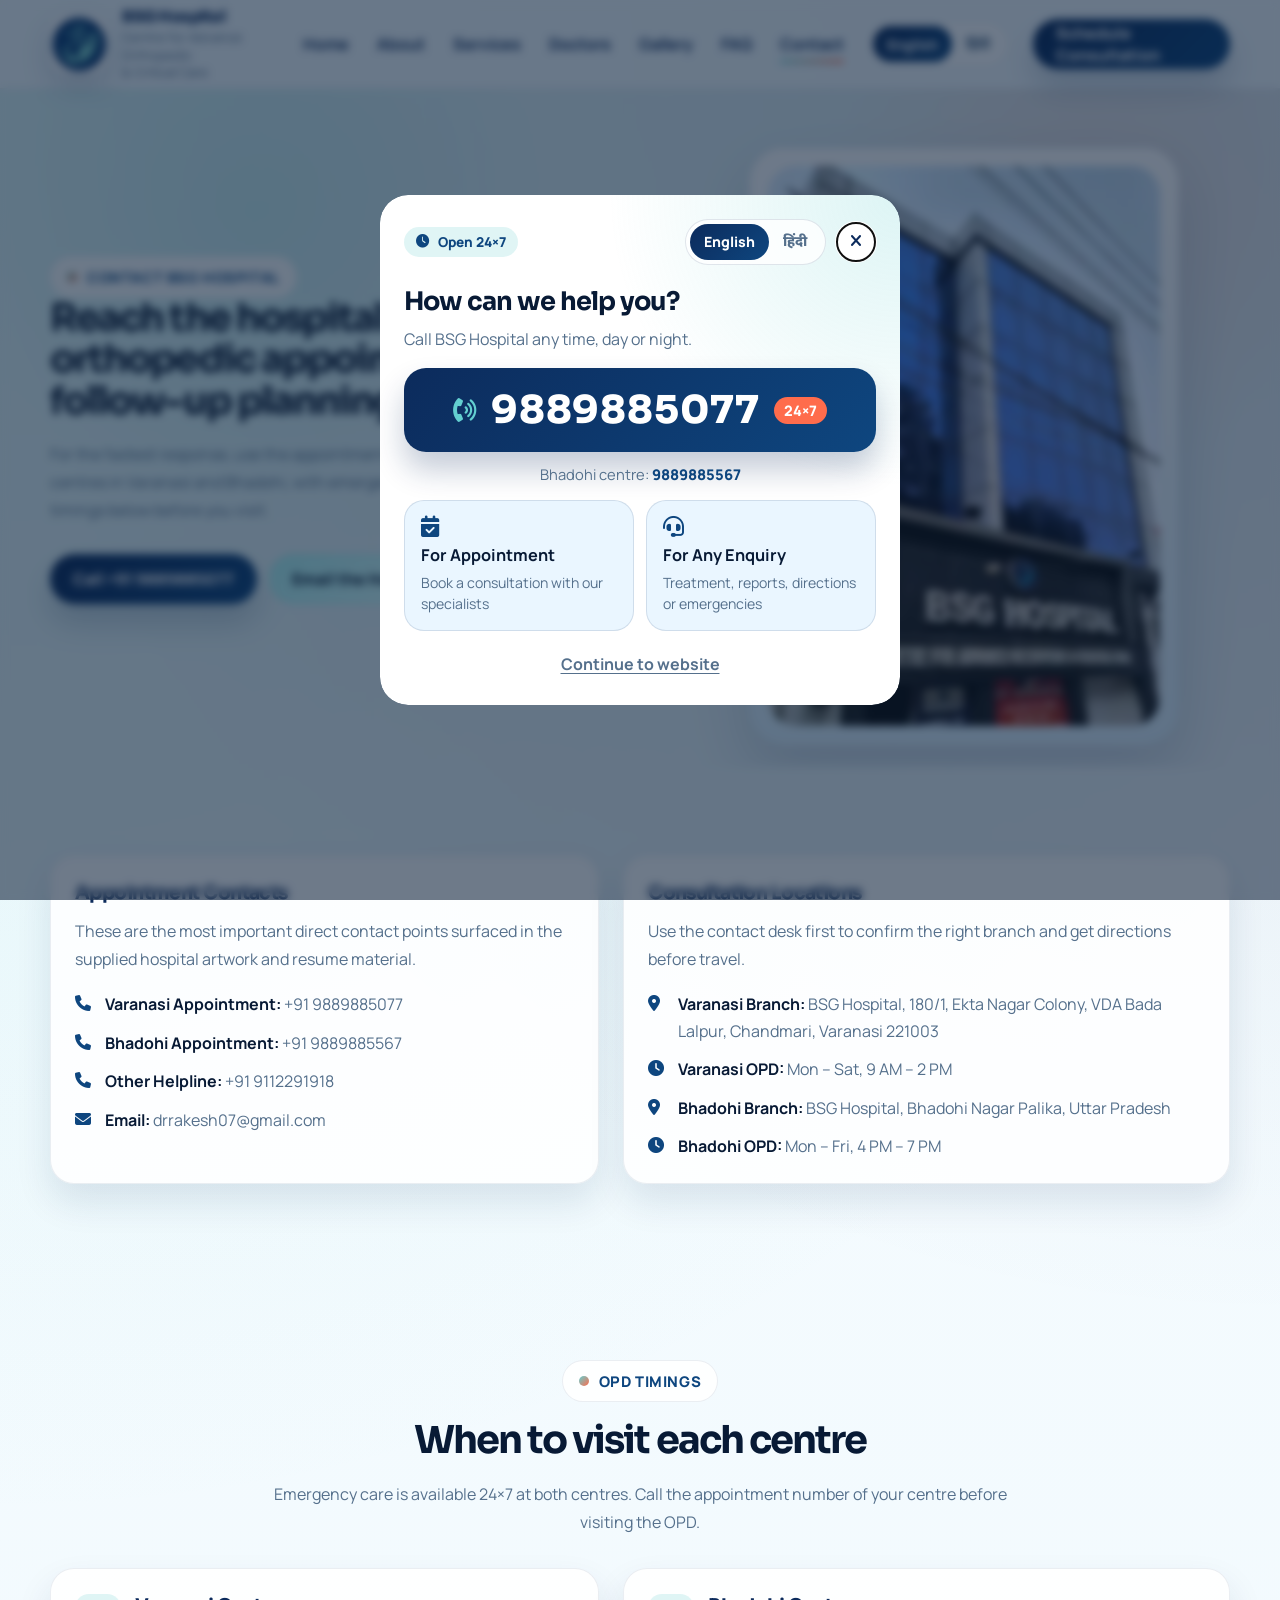
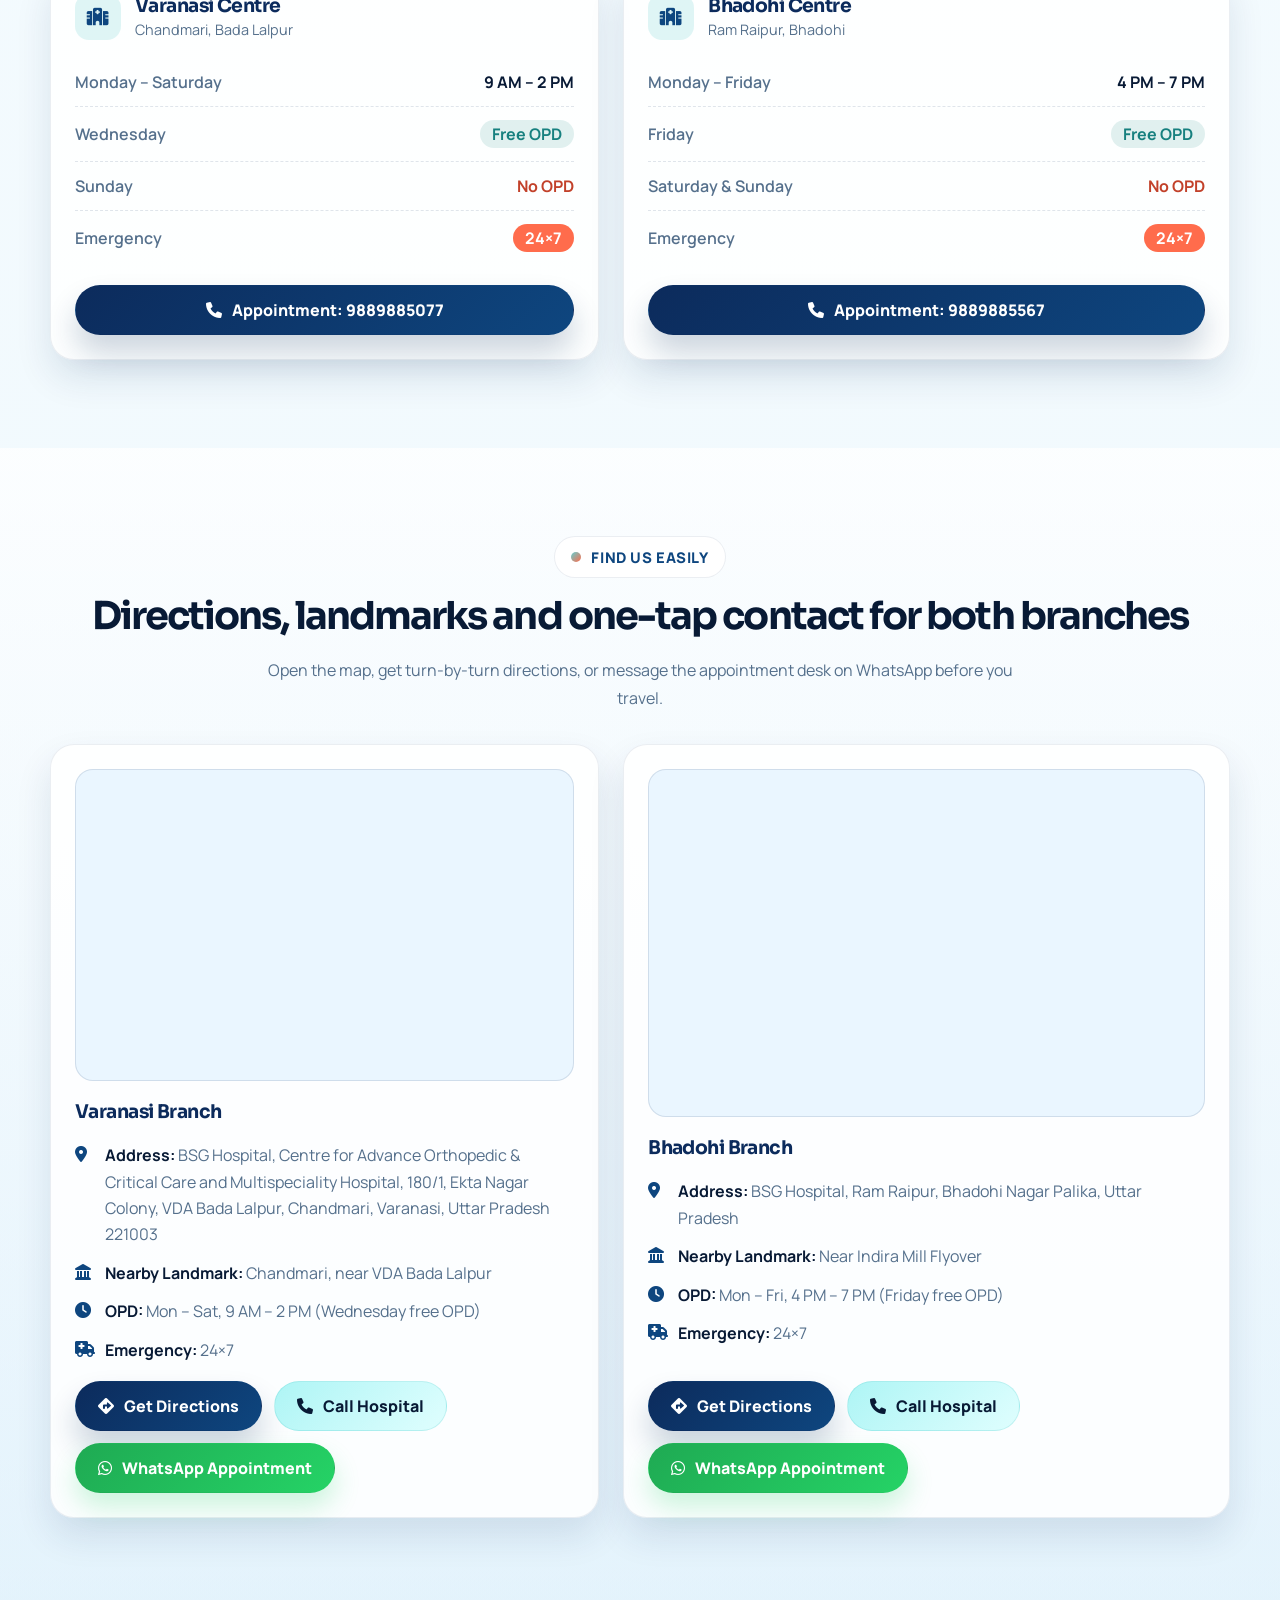
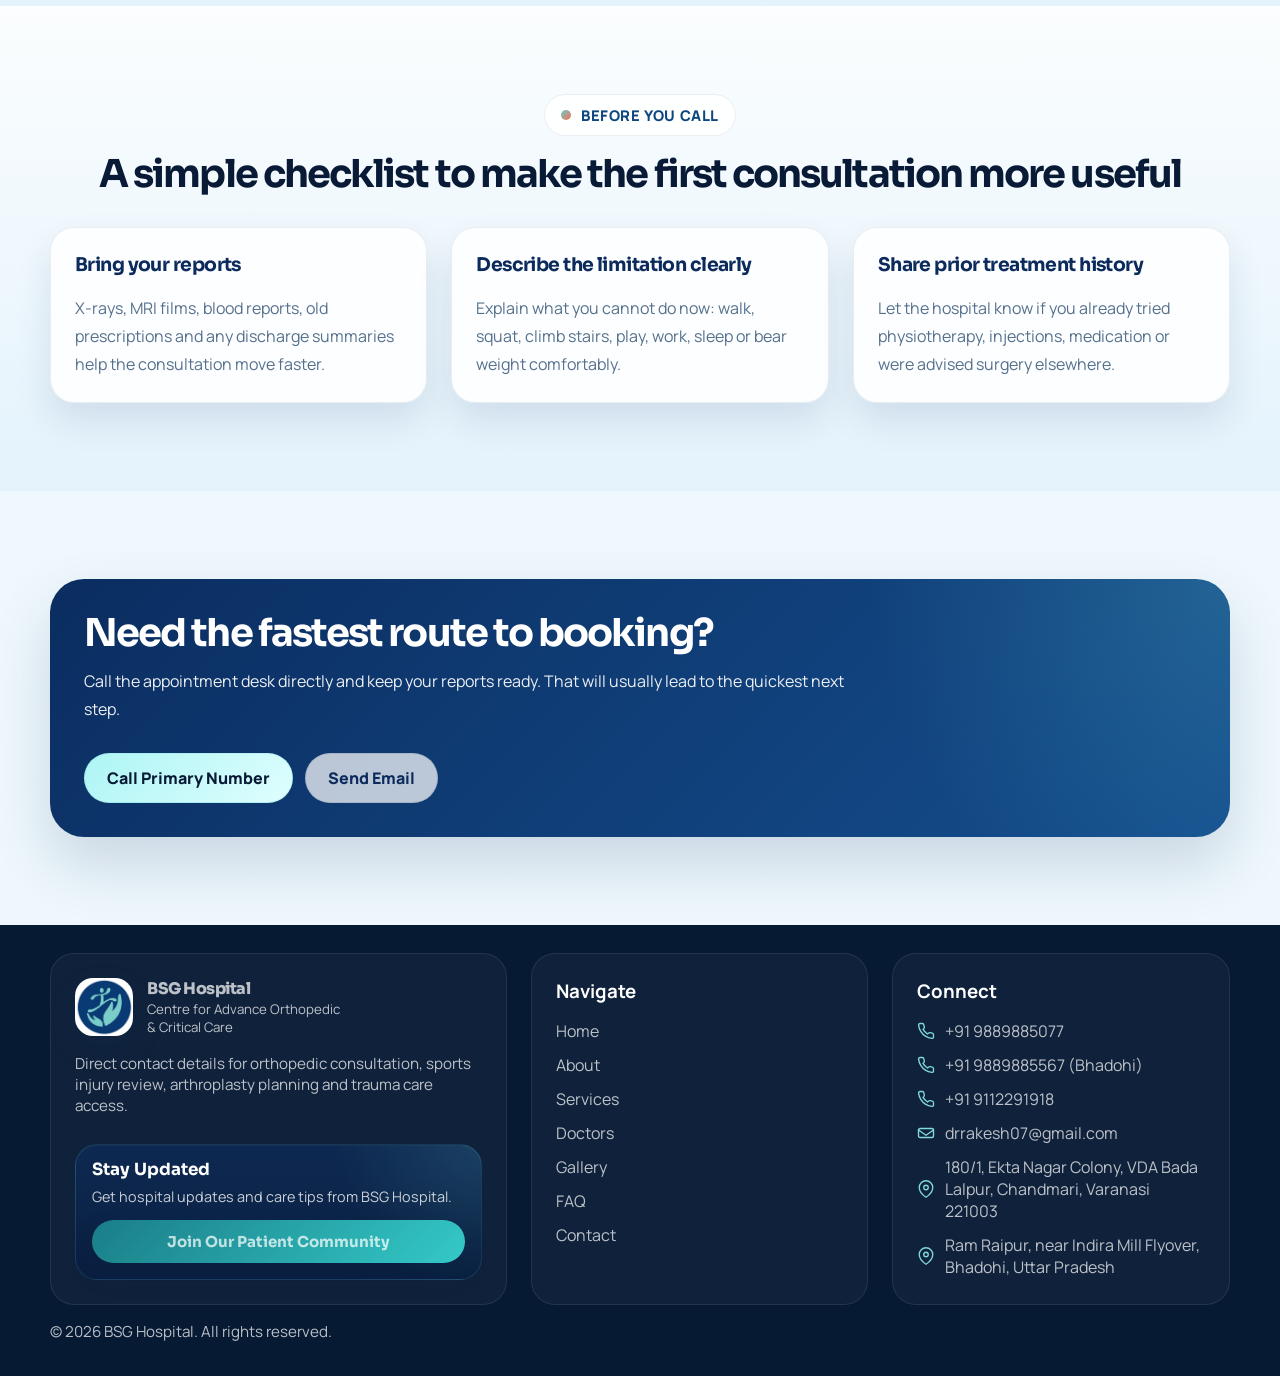
<file: contact.html>
<!DOCTYPE html>
<html lang="en">
<head>
  <meta charset="UTF-8">
  <meta name="viewport" content="width=device-width, initial-scale=1.0">
  <meta name="description" content="Contact BSG Hospital for orthopedic, trauma, sports injury and arthroplasty appointments in Varanasi and Bhadohi.">
  <title>Contact | BSG Hospital</title>
  <link rel="icon" href="assets/img/bsg-local/brand-mark.jpg" type="image/jpeg">
  <link rel="stylesheet" href="assets/css/plugins/fontawesome.css">
  <link rel="stylesheet" href="assets/css/main.css">
  <script src="assets/js/i18n-hi.js" defer></script>
  <script src="assets/js/i18n.js" defer></script>
  <script src="assets/js/main.js" defer></script>
</head>
<body class="site-body is-loading" data-page="contact">
  <div class="site-preloader" data-preloader aria-hidden="true">
    <div class="site-preloader-panel">
      <svg class="site-preloader-svg" viewBox="0 0 780 270" fill="none" xmlns="http://www.w3.org/2000/svg" role="img" aria-label="Loading BSG Orthocare">
        <defs>
          <linearGradient id="loaderGlow" x1="140" y1="50" x2="660" y2="220" gradientUnits="userSpaceOnUse">
            <stop stop-color="#0E467F"/>
            <stop offset="1" stop-color="#34C9C7"/>
          </linearGradient>
          <linearGradient id="loaderAccent" x1="88" y1="62" x2="194" y2="170" gradientUnits="userSpaceOnUse">
            <stop stop-color="#1DD0CA"/>
            <stop offset="1" stop-color="#0E467F"/>
          </linearGradient>
        </defs>
        <g opacity="0.18">
          <circle cx="140" cy="130" r="90" stroke="url(#loaderGlow)" stroke-width="2">
            <animate attributeName="r" values="82;96;82" dur="2.2s" repeatCount="indefinite"/>
            <animate attributeName="opacity" values="0.25;0.5;0.25" dur="2.2s" repeatCount="indefinite"/>
          </circle>
          <circle cx="140" cy="130" r="110" stroke="url(#loaderGlow)" stroke-width="2" stroke-dasharray="14 16">
            <animateTransform attributeName="transform" type="rotate" from="0 140 130" to="360 140 130" dur="8s" repeatCount="indefinite"/>
          </circle>
        </g>
        <rect x="34" y="24" width="712" height="220" rx="40" fill="white" fill-opacity="0.74" stroke="url(#loaderGlow)" stroke-opacity="0.14"/>
        <circle cx="140" cy="130" r="78" fill="url(#loaderAccent)"/>
        <circle cx="140" cy="130" r="66" fill="#163B82"/>
        <image href="assets/img/bsg-local/brand-mark.jpg" x="58" y="48" width="164" height="164" preserveAspectRatio="xMidYMid meet"/>
        <rect x="268" y="73" width="418" height="18" rx="9" fill="url(#loaderGlow)" opacity="0.14"/>
        <rect x="268" y="109" width="338" height="76" rx="24" fill="url(#loaderGlow)" opacity="0.08"/>
        <text x="286" y="88" fill="#13366B" font-family="Sora, Arial, sans-serif" font-size="31" font-weight="700" letter-spacing="0.04em">BSG ORTHOCARE</text>
        <text x="286" y="142" fill="#0E467F" font-family="Sora, Arial, sans-serif" font-size="68" font-weight="800" letter-spacing="-0.05em">Loading</text>
        <text x="286" y="190" fill="#4B6786" font-family="Manrope, Arial, sans-serif" font-size="25" font-weight="600">Orthopaedic &amp; Sports Injury Clinic</text>
        <circle cx="646" cy="142" r="18" fill="#34C9C7" opacity="0.24">
          <animate attributeName="r" values="18;28;18" dur="1.6s" repeatCount="indefinite"/>
          <animate attributeName="opacity" values="0.24;0.06;0.24" dur="1.6s" repeatCount="indefinite"/>
        </circle>
        <circle cx="646" cy="142" r="10" fill="#34C9C7">
          <animate attributeName="cy" values="142;134;142" dur="1.6s" repeatCount="indefinite"/>
        </circle>
      </svg>
      <div class="site-preloader-label">Preparing Your Visit</div>
      <div class="site-preloader-progress"><span></span></div>
    </div>
  </div>
  <header class="site-header">
    <div class="container nav-wrap">
      <a class="brand" href="index.html">
        <img class="brand-mark" src="assets/img/bsg-local/brand-mark.jpg" alt="BSG Hospital logo">
        <span class="brand-copy">
          <strong>BSG Hospital</strong>
          <span>Centre for Advance Orthopedic<br>&amp; Critical Care</span>
        </span>
      </a>
      <button class="nav-toggle" type="button" aria-label="Toggle navigation" aria-expanded="false" data-nav-toggle>
        <i class="fa-solid fa-bars"></i>
      </button>
      <nav class="site-nav" id="siteNav" aria-label="Main navigation">
        <a href="index.html">Home</a>
        <a href="about.html">About</a>
        <a href="services.html">Services</a>
        <a href="index.html#specialists">Doctors</a>
        <a href="Gallery.html">Gallery</a>
        <a href="faq.html">FAQ</a>
        <a class="active" href="contact.html">Contact</a>
      </nav>

      <div class="lang-switch" role="group" aria-label="Language">
        <button type="button" data-lang="en" aria-pressed="true"><span class="lang-full">English</span><span class="lang-short">EN</span></button>
        <button type="button" data-lang="hi" aria-pressed="false" lang="hi"><span class="lang-full">हिंदी</span><span class="lang-short">हिं</span></button>
      </div>
      <div class="nav-actions">
        <a class="btn btn-ghost" href="https://drrakeshbs.exlyapp.com/d0840bde-e72e-41d0-b3d3-5908b804f4e7" target="_blank" rel="noopener noreferrer">Schedule Consultation</a>
      </div>
    </div>
  </header>

  <main>
    <section class="page-hero">
      <div class="container split-grid contact-hero-grid">
        <div class="reveal">
          <span class="page-kicker">Contact BSG Hospital</span>
          <h1 class="page-title">Reach the hospital quickly for orthopedic appointments and follow-up planning</h1>
          <p class="section-copy" style="margin-top:18px;">For the fastest response, use the appointment phone numbers. BSG Hospital has centres in Varanasi and Bhadohi, with emergency care available 24×7. Check the OPD timings below before you visit.</p>
          <div class="hero-actions">
            <a class="btn btn-primary" href="tel:+919889885077">Call +91 9889885077</a>
            <a class="btn btn-secondary" href="mailto:drrakesh07@gmail.com">Email the Hospital</a>
          </div>
        </div>
        <div class="contact-hero-media reveal">
          <div class="contact-hero-frame">
            <img class="contact-hero-image" src="assets/img/bsg-local/hospital-building.webp" alt="BSG Hospital building">
          </div>
        </div>
      </div>
    </section>

    <section class="section">
      <div class="container contact-grid">
        <article class="contact-card reveal">
          <h3>Appointment Contacts</h3>
          <p style="margin-top:12px;">These are the most important direct contact points surfaced in the supplied hospital artwork and resume material.</p>
          <ul class="info-list" style="margin-top:18px;">
            <li><i class="fa-solid fa-phone"></i><strong>Varanasi Appointment:</strong> <a class="contact-link" href="tel:+919889885077">+91 9889885077</a></li>
            <li><i class="fa-solid fa-phone"></i><strong>Bhadohi Appointment:</strong> <a class="contact-link" href="tel:+919889885567">+91 9889885567</a></li>
            <li><i class="fa-solid fa-phone"></i><strong>Other Helpline:</strong> <a class="contact-link" href="tel:+919112291918">+91 9112291918</a></li>
            <li><i class="fa-solid fa-envelope"></i><strong>Email:</strong> <a class="contact-link" href="mailto:drrakesh07@gmail.com">drrakesh07@gmail.com</a></li>
          </ul>
        </article>
        <article class="contact-card reveal">
          <h3>Consultation Locations</h3>
          <p style="margin-top:12px;">Use the contact desk first to confirm the right branch and get directions before travel.</p>
          <ul class="info-list" style="margin-top:18px;">
            <li><i class="fa-solid fa-location-dot"></i><strong>Varanasi Branch:</strong> BSG Hospital, 180/1, Ekta Nagar Colony, VDA Bada Lalpur, Chandmari, Varanasi 221003</li>
            <li><i class="fa-solid fa-clock"></i><strong>Varanasi OPD:</strong> Mon – Sat, 9 AM – 2 PM</li>
            <li><i class="fa-solid fa-location-dot"></i><strong>Bhadohi Branch:</strong> BSG Hospital, Bhadohi Nagar Palika, Uttar Pradesh</li>
            <li><i class="fa-solid fa-clock"></i><strong>Bhadohi OPD:</strong> Mon – Fri, 4 PM – 7 PM</li>
          </ul>
        </article>
      </div>
    </section>

    <section class="section" id="opd-timings">
      <div class="container">
        <div class="section-heading centered reveal">
          <span class="eyebrow">OPD Timings</span>
          <h2 class="section-title">When to visit each centre</h2>
          <p class="section-copy">Emergency care is available 24×7 at both centres. Call the appointment number of your centre before visiting the OPD.</p>
        </div>
        <div class="contact-grid">
          <article class="contact-card opd-card reveal">
            <div class="opd-card-head">
              <i class="fa-solid fa-hospital"></i>
              <div>
                <h3>Varanasi Centre</h3>
                <span>Chandmari, Bada Lalpur</span>
              </div>
            </div>
            <ul class="opd-list">
              <li><span>Monday – Saturday</span><strong>9 AM – 2 PM</strong></li>
              <li class="is-free"><span>Wednesday</span><strong>Free OPD</strong></li>
              <li class="is-closed"><span>Sunday</span><strong>No OPD</strong></li>
              <li class="is-emergency"><span>Emergency</span><strong>24×7</strong></li>
            </ul>
            <a class="btn btn-primary" href="tel:+919889885077"><i class="fa-solid fa-phone"></i>Appointment: 9889885077</a>
          </article>
          <article class="contact-card opd-card reveal">
            <div class="opd-card-head">
              <i class="fa-solid fa-hospital"></i>
              <div>
                <h3>Bhadohi Centre</h3>
                <span>Ram Raipur, Bhadohi</span>
              </div>
            </div>
            <ul class="opd-list">
              <li><span>Monday – Friday</span><strong>4 PM – 7 PM</strong></li>
              <li class="is-free"><span>Friday</span><strong>Free OPD</strong></li>
              <li class="is-closed"><span>Saturday &amp; Sunday</span><strong>No OPD</strong></li>
              <li class="is-emergency"><span>Emergency</span><strong>24×7</strong></li>
            </ul>
            <a class="btn btn-primary" href="tel:+919889885567"><i class="fa-solid fa-phone"></i>Appointment: 9889885567</a>
          </article>
        </div>
      </div>
    </section>

    <section class="section section-alt" id="find-us">
      <div class="container">
        <div class="section-heading centered reveal">
          <span class="eyebrow">Find Us Easily</span>
          <h2 class="section-title">Directions, landmarks and one-tap contact for both branches</h2>
          <p class="section-copy">Open the map, get turn-by-turn directions, or message the appointment desk on WhatsApp before you travel.</p>
        </div>
        <div class="contact-grid">
          <article class="contact-card map-card reveal">
            <div class="map-frame">
              <iframe src="https://maps.google.com/maps?q=BSG+Hospital,+180%2F1+Ekta+Nagar+Colony,+Bada+Lalpur,+Chandmari,+Varanasi+221003&amp;z=15&amp;output=embed" title="Map of BSG Hospital, Varanasi" loading="lazy" referrerpolicy="no-referrer-when-downgrade" allowfullscreen></iframe>
            </div>
            <h3>Varanasi Branch</h3>
            <ul class="info-list">
              <li><i class="fa-solid fa-location-dot"></i><strong>Address:</strong> BSG Hospital, Centre for Advance Orthopedic &amp; Critical Care and Multispeciality Hospital, 180/1, Ekta Nagar Colony, VDA Bada Lalpur, Chandmari, Varanasi, Uttar Pradesh 221003</li>
              <li><i class="fa-solid fa-landmark"></i><strong>Nearby Landmark:</strong> Chandmari, near VDA Bada Lalpur</li>
              <li><i class="fa-solid fa-clock"></i><strong>OPD:</strong> Mon – Sat, 9 AM – 2 PM (Wednesday free OPD)</li>
              <li><i class="fa-solid fa-truck-medical"></i><strong>Emergency:</strong> 24×7</li>
            </ul>
            <div class="map-actions">
              <a class="btn btn-primary" href="https://www.google.com/maps/dir/?api=1&amp;destination=BSG+Hospital,+180%2F1+Ekta+Nagar+Colony,+Bada+Lalpur,+Chandmari,+Varanasi+221003" target="_blank" rel="noopener"><i class="fa-solid fa-diamond-turn-right"></i>Get Directions</a>
              <a class="btn btn-secondary" href="tel:+919889885077"><i class="fa-solid fa-phone"></i>Call Hospital</a>
              <a class="btn btn-whatsapp" href="https://wa.me/919889885077?text=Hello%20BSG%20Hospital%2C%20I%20would%20like%20to%20book%20an%20appointment%20at%20the%20Varanasi%20branch." target="_blank" rel="noopener"><i class="fa-brands fa-whatsapp"></i>WhatsApp Appointment</a>
            </div>
          </article>
          <article class="contact-card map-card reveal">
            <div class="map-frame">
              <iframe src="https://maps.google.com/maps?q=BSG+Hospital,+Ram+Raipur,+Bhadohi,+Uttar+Pradesh&amp;z=15&amp;output=embed" title="Map of BSG Hospital, Bhadohi" loading="lazy" referrerpolicy="no-referrer-when-downgrade" allowfullscreen></iframe>
            </div>
            <h3>Bhadohi Branch</h3>
            <ul class="info-list">
              <li><i class="fa-solid fa-location-dot"></i><strong>Address:</strong> BSG Hospital, Ram Raipur, Bhadohi Nagar Palika, Uttar Pradesh</li>
              <li><i class="fa-solid fa-landmark"></i><strong>Nearby Landmark:</strong> Near Indira Mill Flyover</li>
              <li><i class="fa-solid fa-clock"></i><strong>OPD:</strong> Mon – Fri, 4 PM – 7 PM (Friday free OPD)</li>
              <li><i class="fa-solid fa-truck-medical"></i><strong>Emergency:</strong> 24×7</li>
            </ul>
            <div class="map-actions">
              <a class="btn btn-primary" href="https://www.google.com/maps/dir/?api=1&amp;destination=BSG+Hospital,+Bhadohi+Nagar+Palika,+Uttar+Pradesh" target="_blank" rel="noopener"><i class="fa-solid fa-diamond-turn-right"></i>Get Directions</a>
              <a class="btn btn-secondary" href="tel:+919889885567"><i class="fa-solid fa-phone"></i>Call Hospital</a>
              <a class="btn btn-whatsapp" href="https://wa.me/919889885567?text=Hello%20BSG%20Hospital%2C%20I%20would%20like%20to%20book%20an%20appointment%20at%20the%20Bhadohi%20branch." target="_blank" rel="noopener"><i class="fa-brands fa-whatsapp"></i>WhatsApp Appointment</a>
            </div>
          </article>
        </div>
      </div>
    </section>

    <section class="section section-alt">
      <div class="container">
        <div class="section-heading centered reveal">
          <span class="eyebrow">Before You Call</span>
          <h2 class="section-title">A simple checklist to make the first consultation more useful</h2>
        </div>
        <div class="cards">
          <article class="card reveal">
            <h3>Bring your reports</h3>
            <p>X-rays, MRI films, blood reports, old prescriptions and any discharge summaries help the consultation move faster.</p>
          </article>
          <article class="card reveal">
            <h3>Describe the limitation clearly</h3>
            <p>Explain what you cannot do now: walk, squat, climb stairs, play, work, sleep or bear weight comfortably.</p>
          </article>
          <article class="card reveal">
            <h3>Share prior treatment history</h3>
            <p>Let the hospital know if you already tried physiotherapy, injections, medication or were advised surgery elsewhere.</p>
          </article>
        </div>
      </div>
    </section>

    <section class="section">
      <div class="container">
        <div class="cta-band reveal">
          <h2 class="cta-title">Need the fastest route to booking?</h2>
          <p>Call the appointment desk directly and keep your reports ready. That will usually lead to the quickest next step.</p>
          <div class="hero-actions" style="margin-bottom:0;">
            <a class="btn btn-secondary" href="tel:+919889885077">Call Primary Number</a>
            <a class="btn btn-ghost" href="mailto:drrakesh07@gmail.com">Send Email</a>
          </div>
        </div>
      </div>
    </section>
  </main>

  <footer class="footer">
    <div class="container footer-grid">
      <div class="footer-card">
        <a class="brand" href="index.html">
          <img class="brand-mark" src="assets/img/bsg-local/brand-mark.jpg" alt="BSG Hospital logo">
          <span class="brand-copy">
            <strong>BSG Hospital</strong>
            <span>Centre for Advance Orthopedic<br>&amp; Critical Care</span>
          </span>
        </a>
        <p class="footer-note">Direct contact details for orthopedic consultation, sports injury review, arthroplasty planning and trauma care access.</p>
        <div class="footer-mini-cta">
          <h3 class="footer-mini-cta-title">Stay Updated</h3>
          <p class="footer-mini-cta-text">Get hospital updates and care tips from BSG Hospital.</p>
          <a class="footer-mini-cta-button" href="contact.html">Join Our Patient Community</a>
        </div>
      </div>
      <div class="footer-card">
        <h3>Navigate</h3>
        <div class="footer-links">
          <a href="index.html">Home</a>
          <a href="about.html">About</a>
          <a href="services.html">Services</a>
          <a href="index.html#specialists">Doctors</a>
          <a href="Gallery.html">Gallery</a>
          <a href="faq.html">FAQ</a>
          <a href="contact.html">Contact</a>
        </div>
      </div>
      <div class="footer-card">
        <h3>Connect</h3>
        <div class="footer-links">
          <a class="footer-icon-link" href="tel:+919889885077"><span class="footer-link-icon" aria-hidden="true"><svg viewBox="0 0 24 24" fill="none"><path d="M22 16.92v3a2 2 0 0 1-2.18 2 19.8 19.8 0 0 1-8.63-3.07 19.5 19.5 0 0 1-6-6A19.8 19.8 0 0 1 2.12 4.18 2 2 0 0 1 4.11 2h3a2 2 0 0 1 2 1.72c.12.9.33 1.78.63 2.61a2 2 0 0 1-.45 2.11L8 9.91a16 16 0 0 0 6.09 6.09l1.47-1.29a2 2 0 0 1 2.11-.45c.83.3 1.71.51 2.61.63A2 2 0 0 1 22 16.92Z" stroke-width="1.8" stroke-linecap="round" stroke-linejoin="round"/></svg></span><span>+91 9889885077</span></a>
          <a class="footer-icon-link" href="tel:+919889885567"><span class="footer-link-icon" aria-hidden="true"><svg viewBox="0 0 24 24" fill="none"><path d="M22 16.92v3a2 2 0 0 1-2.18 2 19.8 19.8 0 0 1-8.63-3.07 19.5 19.5 0 0 1-6-6A19.8 19.8 0 0 1 2.12 4.18 2 2 0 0 1 4.11 2h3a2 2 0 0 1 2 1.72c.12.9.33 1.78.63 2.61a2 2 0 0 1-.45 2.11L8 9.91a16 16 0 0 0 6.09 6.09l1.47-1.29a2 2 0 0 1 2.11-.45c.83.3 1.71.51 2.61.63A2 2 0 0 1 22 16.92Z" stroke-width="1.8" stroke-linecap="round" stroke-linejoin="round"/></svg></span><span>+91 9889885567 (Bhadohi)</span></a>
          <a class="footer-icon-link" href="tel:+919112291918"><span class="footer-link-icon" aria-hidden="true"><svg viewBox="0 0 24 24" fill="none"><path d="M22 16.92v3a2 2 0 0 1-2.18 2 19.8 19.8 0 0 1-8.63-3.07 19.5 19.5 0 0 1-6-6A19.8 19.8 0 0 1 2.12 4.18 2 2 0 0 1 4.11 2h3a2 2 0 0 1 2 1.72c.12.9.33 1.78.63 2.61a2 2 0 0 1-.45 2.11L8 9.91a16 16 0 0 0 6.09 6.09l1.47-1.29a2 2 0 0 1 2.11-.45c.83.3 1.71.51 2.61.63A2 2 0 0 1 22 16.92Z" stroke-width="1.8" stroke-linecap="round" stroke-linejoin="round"/></svg></span><span>+91 9112291918</span></a>
          <a class="footer-icon-link" href="mailto:drrakesh07@gmail.com"><span class="footer-link-icon" aria-hidden="true"><svg viewBox="0 0 24 24" fill="none"><path d="M4 6h16a2 2 0 0 1 2 2v8a2 2 0 0 1-2 2H4a2 2 0 0 1-2-2V8a2 2 0 0 1 2-2Z" stroke-width="1.8" stroke-linecap="round" stroke-linejoin="round"/><path d="m22 8-10 7L2 8" stroke-width="1.8" stroke-linecap="round" stroke-linejoin="round"/></svg></span><span>drrakesh07@gmail.com</span></a>
          <a class="footer-icon-link" href="https://www.google.com/maps/search/?api=1&amp;query=BSG+Hospital,+180%2F1+Ekta+Nagar+Colony,+Bada+Lalpur,+Chandmari,+Varanasi+221003" target="_blank" rel="noopener"><span class="footer-link-icon" aria-hidden="true"><svg viewBox="0 0 24 24" fill="none"><path d="M21 10c0 7-9 13-9 13S3 17 3 10a9 9 0 1 1 18 0Z" stroke-width="1.8" stroke-linecap="round" stroke-linejoin="round"/><circle cx="12" cy="10" r="3" stroke-width="1.8"/></svg></span><span>180/1, Ekta Nagar Colony, VDA Bada Lalpur, Chandmari, Varanasi 221003</span></a>
          <a class="footer-icon-link" href="https://www.google.com/maps/search/?api=1&amp;query=BSG+Hospital,+Bhadohi+Nagar+Palika,+Uttar+Pradesh" target="_blank" rel="noopener"><span class="footer-link-icon" aria-hidden="true"><svg viewBox="0 0 24 24" fill="none"><path d="M21 10c0 7-9 13-9 13S3 17 3 10a9 9 0 1 1 18 0Z" stroke-width="1.8" stroke-linecap="round" stroke-linejoin="round"/><circle cx="12" cy="10" r="3" stroke-width="1.8"/></svg></span><span>Ram Raipur, near Indira Mill Flyover, Bhadohi, Uttar Pradesh</span></a>
        </div>
      </div>
    </div>
    <div class="container">
      <p class="footer-note">© <span data-year></span> BSG Hospital. All rights reserved.</p>
    </div>
  </footer>
  <dialog class="welcome-popup" aria-labelledby="welcomePopupTitle" data-welcome-popup>
    <div class="welcome-popup-panel">
      <div class="welcome-popup-top">
        <span class="welcome-popup-badge"><i class="fa-solid fa-clock"></i>Open 24×7</span>
        <div class="lang-switch" role="group" aria-label="Language">
          <button type="button" data-lang="en" aria-pressed="true"><span class="lang-full">English</span><span class="lang-short">EN</span></button>
          <button type="button" data-lang="hi" aria-pressed="false" lang="hi"><span class="lang-full">हिंदी</span><span class="lang-short">हिं</span></button>
        </div>
        <button class="welcome-popup-close" type="button" aria-label="Close" data-welcome-close autofocus><i class="fa-solid fa-xmark"></i></button>
      </div>
      <h2 class="welcome-popup-title" id="welcomePopupTitle">How can we help you?</h2>
      <p class="welcome-popup-copy">Call BSG Hospital any time, day or night.</p>
      <a class="welcome-popup-number" href="tel:+919889885077">
        <i class="fa-solid fa-phone-volume"></i>
        <span class="welcome-popup-digits">9889885077</span>
        <span class="welcome-popup-hours">24×7</span>
      </a>
      <p class="welcome-popup-alt">Bhadohi centre: <a href="tel:+919889885567">9889885567</a></p>
      <div class="welcome-popup-options">
        <a class="welcome-popup-option" href="tel:+919889885077">
          <i class="fa-solid fa-calendar-check"></i>
          <strong>For Appointment</strong>
          <span>Book a consultation with our specialists</span>
        </a>
        <a class="welcome-popup-option" href="tel:+919889885077">
          <i class="fa-solid fa-headset"></i>
          <strong>For Any Enquiry</strong>
          <span>Treatment, reports, directions or emergencies</span>
        </a>
      </div>
      <button class="welcome-popup-skip" type="button" data-welcome-close>Continue to website</button>
    </div>
  </dialog>
</body>
</html>
</file>
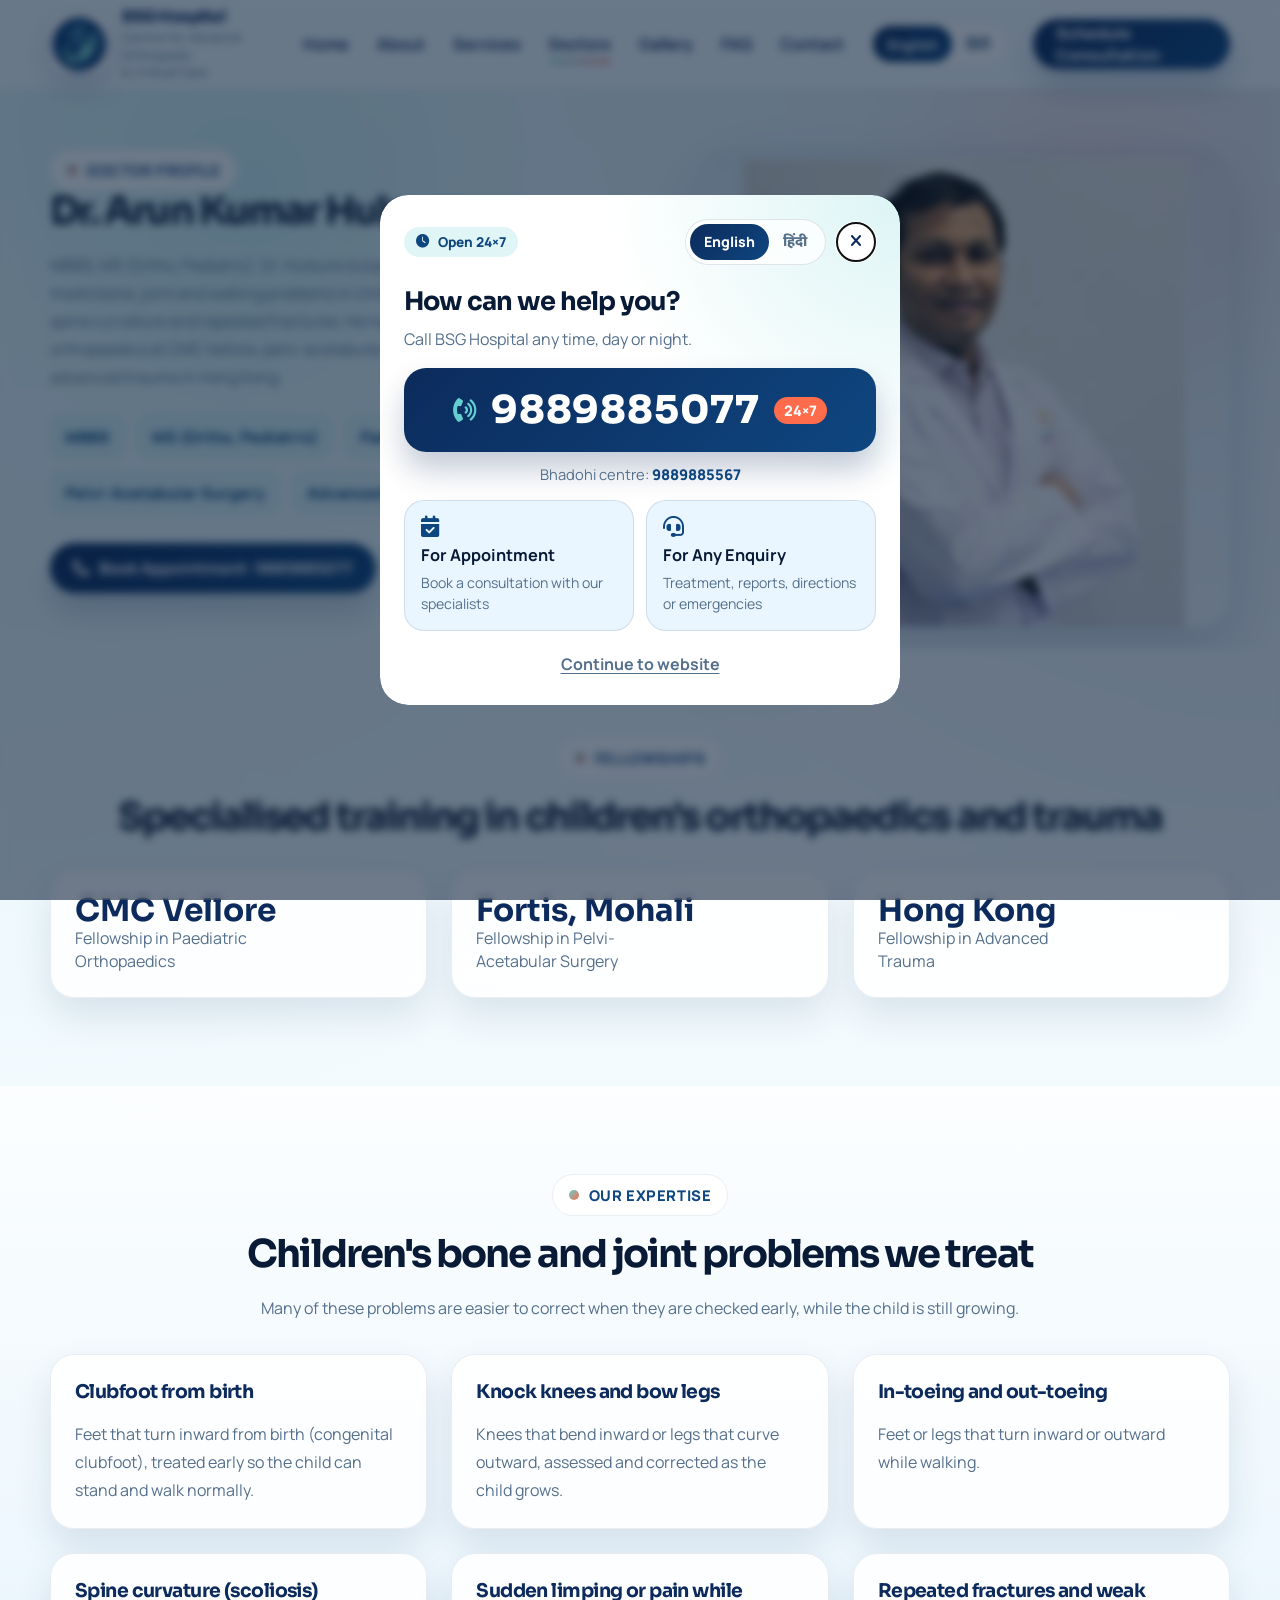
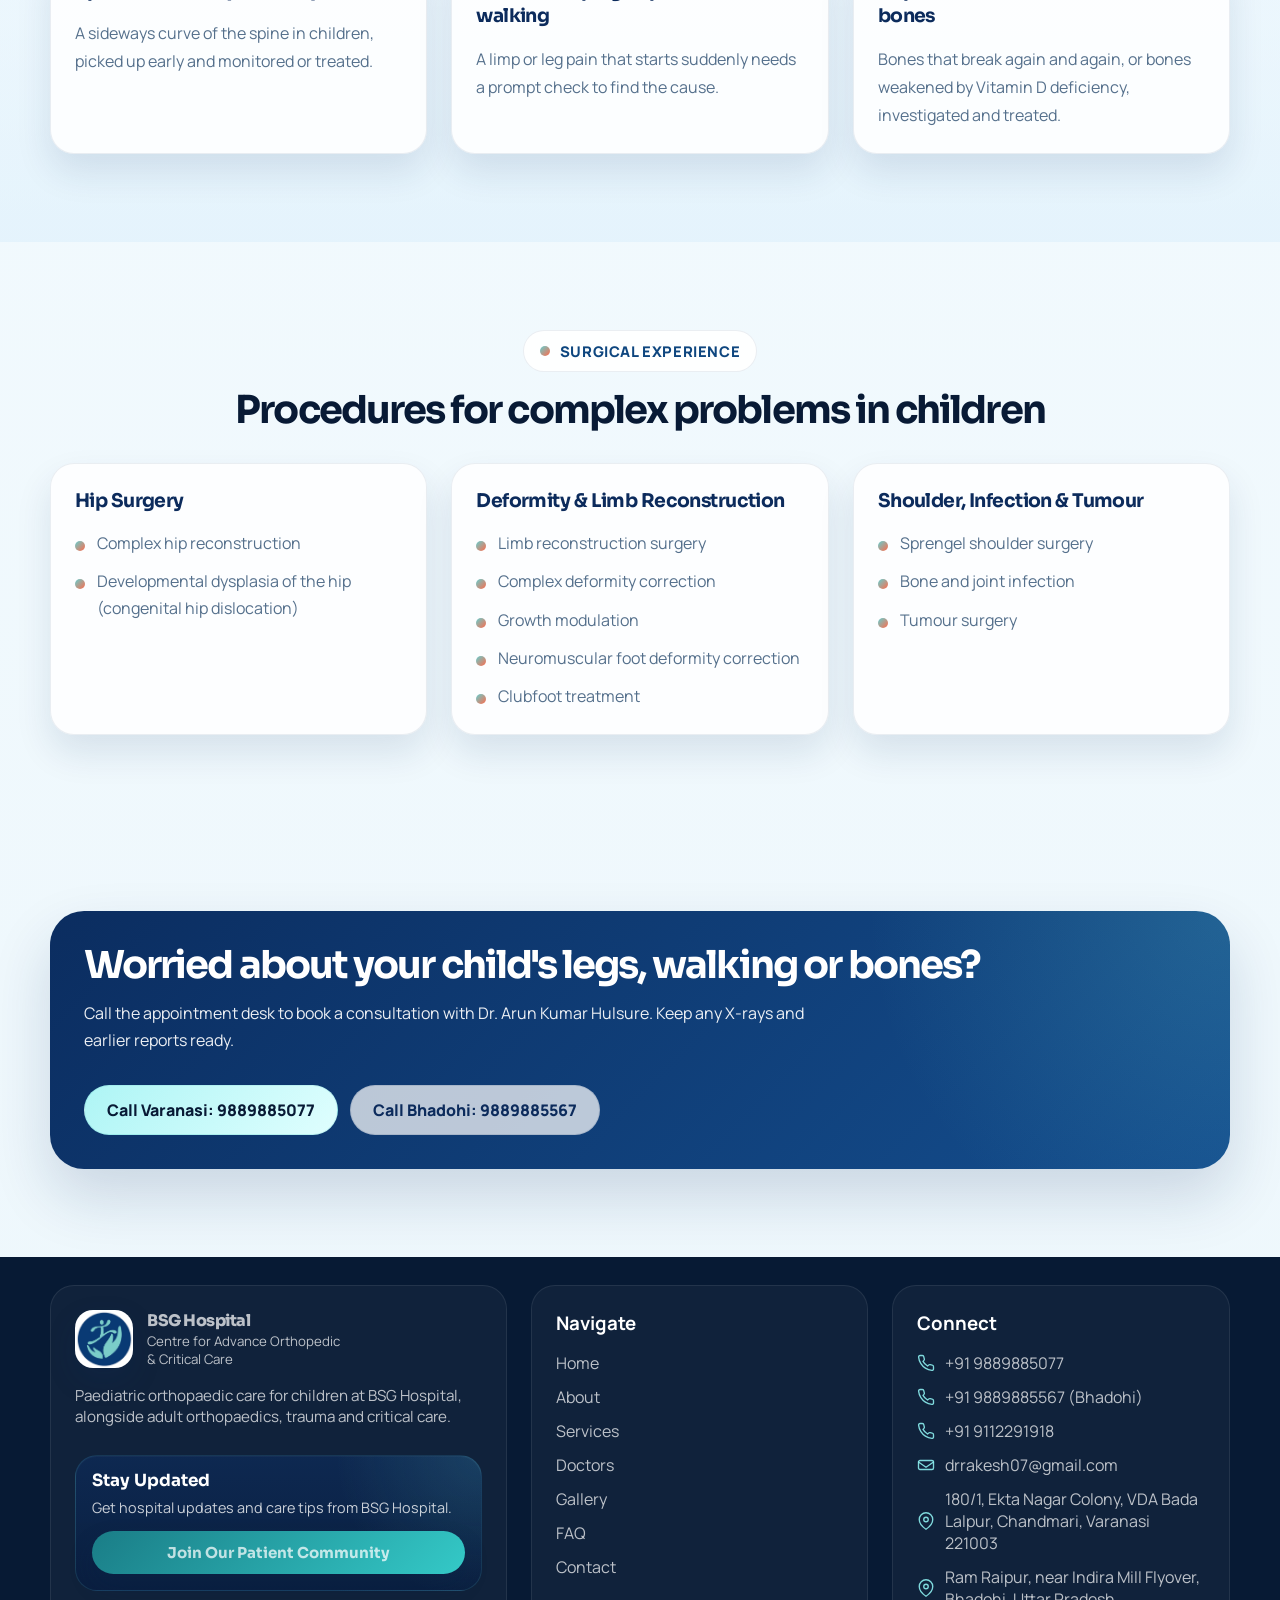
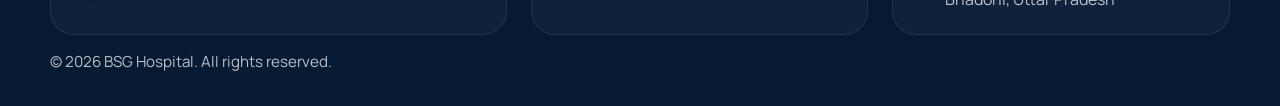
<file: doctor-arun-hulsure.html>
<!DOCTYPE html>
<html lang="en">
<head>
  <meta charset="UTF-8">
  <meta name="viewport" content="width=device-width, initial-scale=1.0">
  <meta name="description" content="Profile of Dr. Arun Kumar Hulsure, MBBS, MS (Ortho, Pediatric), paediatric orthopaedic surgeon at BSG Hospital, Varanasi and Bhadohi.">
  <title>Dr. Arun Kumar Hulsure | BSG Hospital</title>
  <link rel="icon" href="assets/img/bsg-local/brand-mark.jpg" type="image/jpeg">
  <link rel="stylesheet" href="assets/css/plugins/fontawesome.css">
  <link rel="stylesheet" href="assets/css/main.css">
  <script src="assets/js/i18n-hi.js" defer></script>
  <script src="assets/js/i18n.js" defer></script>
  <script src="assets/js/main.js" defer></script>
</head>
<body class="site-body is-loading" data-page="doctor">
  <div class="site-preloader" data-preloader aria-hidden="true">
    <div class="site-preloader-panel">
      <svg class="site-preloader-svg" viewBox="0 0 780 270" fill="none" xmlns="http://www.w3.org/2000/svg" role="img" aria-label="Loading BSG Orthocare">
        <defs>
          <linearGradient id="loaderGlow" x1="140" y1="50" x2="660" y2="220" gradientUnits="userSpaceOnUse">
            <stop stop-color="#0E467F"/>
            <stop offset="1" stop-color="#34C9C7"/>
          </linearGradient>
          <linearGradient id="loaderAccent" x1="88" y1="62" x2="194" y2="170" gradientUnits="userSpaceOnUse">
            <stop stop-color="#1DD0CA"/>
            <stop offset="1" stop-color="#0E467F"/>
          </linearGradient>
        </defs>
        <g opacity="0.18">
          <circle cx="140" cy="130" r="90" stroke="url(#loaderGlow)" stroke-width="2">
            <animate attributeName="r" values="82;96;82" dur="2.2s" repeatCount="indefinite"/>
            <animate attributeName="opacity" values="0.25;0.5;0.25" dur="2.2s" repeatCount="indefinite"/>
          </circle>
          <circle cx="140" cy="130" r="110" stroke="url(#loaderGlow)" stroke-width="2" stroke-dasharray="14 16">
            <animateTransform attributeName="transform" type="rotate" from="0 140 130" to="360 140 130" dur="8s" repeatCount="indefinite"/>
          </circle>
        </g>
        <rect x="34" y="24" width="712" height="220" rx="40" fill="white" fill-opacity="0.74" stroke="url(#loaderGlow)" stroke-opacity="0.14"/>
        <circle cx="140" cy="130" r="78" fill="url(#loaderAccent)"/>
        <circle cx="140" cy="130" r="66" fill="#163B82"/>
        <image href="assets/img/bsg-local/brand-mark.jpg" x="58" y="48" width="164" height="164" preserveAspectRatio="xMidYMid meet"/>
        <rect x="268" y="73" width="418" height="18" rx="9" fill="url(#loaderGlow)" opacity="0.14"/>
        <rect x="268" y="109" width="338" height="76" rx="24" fill="url(#loaderGlow)" opacity="0.08"/>
        <text x="286" y="88" fill="#13366B" font-family="Sora, Arial, sans-serif" font-size="31" font-weight="700" letter-spacing="0.04em">BSG ORTHOCARE</text>
        <text x="286" y="142" fill="#0E467F" font-family="Sora, Arial, sans-serif" font-size="68" font-weight="800" letter-spacing="-0.05em">Loading</text>
        <text x="286" y="190" fill="#4B6786" font-family="Manrope, Arial, sans-serif" font-size="25" font-weight="600">Orthopaedic &amp; Sports Injury Clinic</text>
        <circle cx="646" cy="142" r="18" fill="#34C9C7" opacity="0.24">
          <animate attributeName="r" values="18;28;18" dur="1.6s" repeatCount="indefinite"/>
          <animate attributeName="opacity" values="0.24;0.06;0.24" dur="1.6s" repeatCount="indefinite"/>
        </circle>
        <circle cx="646" cy="142" r="10" fill="#34C9C7">
          <animate attributeName="cy" values="142;134;142" dur="1.6s" repeatCount="indefinite"/>
        </circle>
      </svg>
      <div class="site-preloader-label">Preparing Your Visit</div>
      <div class="site-preloader-progress"><span></span></div>
    </div>
  </div>
  <header class="site-header">
    <div class="container nav-wrap">
      <a class="brand" href="index.html">
        <img class="brand-mark" src="assets/img/bsg-local/brand-mark.jpg" alt="BSG Hospital logo">
        <span class="brand-copy">
          <strong>BSG Hospital</strong>
          <span>Centre for Advance Orthopedic<br>&amp; Critical Care</span>
        </span>
      </a>
      <button class="nav-toggle" type="button" aria-label="Toggle navigation" aria-expanded="false" data-nav-toggle>
        <i class="fa-solid fa-bars"></i>
      </button>
      <nav class="site-nav" id="siteNav" aria-label="Main navigation">
        <a href="index.html">Home</a>
        <a href="about.html">About</a>
        <a href="services.html">Services</a>
        <a class="active" href="index.html#specialists">Doctors</a>
        <a href="Gallery.html">Gallery</a>
        <a href="faq.html">FAQ</a>
        <a href="contact.html">Contact</a>
      </nav>

      <div class="lang-switch" role="group" aria-label="Language">
        <button type="button" data-lang="en" aria-pressed="true"><span class="lang-full">English</span><span class="lang-short">EN</span></button>
        <button type="button" data-lang="hi" aria-pressed="false" lang="hi"><span class="lang-full">हिंदी</span><span class="lang-short">हिं</span></button>
      </div>
      <div class="nav-actions">
        <a class="btn btn-ghost" href="https://drrakeshbs.exlyapp.com/d0840bde-e72e-41d0-b3d3-5908b804f4e7" target="_blank" rel="noopener noreferrer">Schedule Consultation</a>
      </div>
    </div>
  </header>

  <main>
    <section class="page-hero">
      <div class="container split-grid">
        <div class="reveal">
          <span class="page-kicker">Doctor Profile</span>
          <h1 class="page-title">Dr. Arun Kumar Hulsure</h1>
          <p class="section-copy" style="margin-top:18px;">MBBS, MS (Ortho, Pediatric). Dr. Hulsure is a paediatric orthopaedic surgeon who treats bone, joint and walking problems in children, from clubfoot and bowed legs to spine curvature and repeated fractures. He has completed fellowships in paediatric orthopaedics at CMC Vellore, pelvi-acetabular surgery at Fortis Hospital, Mohali, and advanced trauma in Hong Kong.</p>
          <div class="badge-row" style="margin-top:24px;">
            <span class="badge">MBBS</span>
            <span class="badge">MS (Ortho, Pediatric)</span>
            <span class="badge">Paediatric Orthopaedics</span>
            <span class="badge">Pelvi-Acetabular Surgery</span>
            <span class="badge">Advanced Trauma</span>
          </div>
          <div class="hero-actions" style="margin-top:28px;">
            <a class="btn btn-primary" href="tel:+919889885077"><i class="fa-solid fa-phone"></i>Book Appointment: 9889885077</a>
            <a class="btn btn-secondary" href="contact.html#opd-timings">See OPD Timings</a>
          </div>
        </div>
        <div class="split-media-stack reveal">
          <img class="primary doctor-portrait-image" src="assets/img/bsg-local/dr-arun-hulsure.jpeg" alt="Dr. Arun Kumar Hulsure portrait">
        </div>
      </div>
    </section>

    <section class="section">
      <div class="container">
        <div class="section-heading centered reveal">
          <span class="eyebrow">Fellowships</span>
          <h2 class="section-title">Specialised training in children's orthopaedics and trauma</h2>
        </div>
        <div class="metrics-grid">
          <article class="metric-card reveal">
            <strong>CMC Vellore</strong>
            <span>Fellowship in Paediatric Orthopaedics</span>
          </article>
          <article class="metric-card reveal">
            <strong>Fortis, Mohali</strong>
            <span>Fellowship in Pelvi-Acetabular Surgery</span>
          </article>
          <article class="metric-card reveal">
            <strong>Hong Kong</strong>
            <span>Fellowship in Advanced Trauma</span>
          </article>
        </div>
      </div>
    </section>

    <section class="section section-alt">
      <div class="container">
        <div class="section-heading centered reveal">
          <span class="eyebrow">Our Expertise</span>
          <h2 class="section-title">Children's bone and joint problems we treat</h2>
          <p class="section-copy">Many of these problems are easier to correct when they are checked early, while the child is still growing.</p>
        </div>
        <div class="cards">
          <article class="card reveal">
            <h3>Clubfoot from birth</h3>
            <p>Feet that turn inward from birth (congenital clubfoot), treated early so the child can stand and walk normally.</p>
          </article>
          <article class="card reveal">
            <h3>Knock knees and bow legs</h3>
            <p>Knees that bend inward or legs that curve outward, assessed and corrected as the child grows.</p>
          </article>
          <article class="card reveal">
            <h3>In-toeing and out-toeing</h3>
            <p>Feet or legs that turn inward or outward while walking.</p>
          </article>
          <article class="card reveal">
            <h3>Spine curvature (scoliosis)</h3>
            <p>A sideways curve of the spine in children, picked up early and monitored or treated.</p>
          </article>
          <article class="card reveal">
            <h3>Sudden limping or pain while walking</h3>
            <p>A limp or leg pain that starts suddenly needs a prompt check to find the cause.</p>
          </article>
          <article class="card reveal">
            <h3>Repeated fractures and weak bones</h3>
            <p>Bones that break again and again, or bones weakened by Vitamin D deficiency, investigated and treated.</p>
          </article>
        </div>
      </div>
    </section>

    <section class="section">
      <div class="container">
        <div class="section-heading centered reveal">
          <span class="eyebrow">Surgical Experience</span>
          <h2 class="section-title">Procedures for complex problems in children</h2>
        </div>
        <div class="cards">
          <article class="card reveal">
            <h3>Hip Surgery</h3>
            <ul>
              <li>Complex hip reconstruction</li>
              <li>Developmental dysplasia of the hip (congenital hip dislocation)</li>
            </ul>
          </article>
          <article class="card reveal">
            <h3>Deformity &amp; Limb Reconstruction</h3>
            <ul>
              <li>Limb reconstruction surgery</li>
              <li>Complex deformity correction</li>
              <li>Growth modulation</li>
              <li>Neuromuscular foot deformity correction</li>
              <li>Clubfoot treatment</li>
            </ul>
          </article>
          <article class="card reveal">
            <h3>Shoulder, Infection &amp; Tumour</h3>
            <ul>
              <li>Sprengel shoulder surgery</li>
              <li>Bone and joint infection</li>
              <li>Tumour surgery</li>
            </ul>
          </article>
        </div>
      </div>
    </section>

    <section class="section">
      <div class="container">
        <div class="cta-band reveal">
          <h2 class="cta-title">Worried about your child's legs, walking or bones?</h2>
          <p>Call the appointment desk to book a consultation with Dr. Arun Kumar Hulsure. Keep any X-rays and earlier reports ready.</p>
          <div class="hero-actions" style="margin-bottom:0;">
            <a class="btn btn-secondary" href="tel:+919889885077">Call Varanasi: 9889885077</a>
            <a class="btn btn-ghost" href="tel:+919889885567">Call Bhadohi: 9889885567</a>
          </div>
        </div>
      </div>
    </section>
  </main>

  <footer class="footer">
    <div class="container footer-grid">
      <div class="footer-card">
        <a class="brand" href="index.html">
          <img class="brand-mark" src="assets/img/bsg-local/brand-mark.jpg" alt="BSG Hospital logo">
          <span class="brand-copy">
            <strong>BSG Hospital</strong>
            <span>Centre for Advance Orthopedic<br>&amp; Critical Care</span>
          </span>
        </a>
        <p class="footer-note">Paediatric orthopaedic care for children at BSG Hospital, alongside adult orthopaedics, trauma and critical care.</p>
        <div class="footer-mini-cta">
          <h3 class="footer-mini-cta-title">Stay Updated</h3>
          <p class="footer-mini-cta-text">Get hospital updates and care tips from BSG Hospital.</p>
          <a class="footer-mini-cta-button" href="contact.html">Join Our Patient Community</a>
        </div>
      </div>
      <div class="footer-card">
        <h3>Navigate</h3>
        <div class="footer-links">
          <a href="index.html">Home</a>
          <a href="about.html">About</a>
          <a href="services.html">Services</a>
          <a href="index.html#specialists">Doctors</a>
          <a href="Gallery.html">Gallery</a>
          <a href="faq.html">FAQ</a>
          <a href="contact.html">Contact</a>
        </div>
      </div>
      <div class="footer-card">
        <h3>Connect</h3>
        <div class="footer-links">
          <a class="footer-icon-link" href="tel:+919889885077"><span class="footer-link-icon" aria-hidden="true"><svg viewBox="0 0 24 24" fill="none"><path d="M22 16.92v3a2 2 0 0 1-2.18 2 19.8 19.8 0 0 1-8.63-3.07 19.5 19.5 0 0 1-6-6A19.8 19.8 0 0 1 2.12 4.18 2 2 0 0 1 4.11 2h3a2 2 0 0 1 2 1.72c.12.9.33 1.78.63 2.61a2 2 0 0 1-.45 2.11L8 9.91a16 16 0 0 0 6.09 6.09l1.47-1.29a2 2 0 0 1 2.11-.45c.83.3 1.71.51 2.61.63A2 2 0 0 1 22 16.92Z" stroke-width="1.8" stroke-linecap="round" stroke-linejoin="round"/></svg></span><span>+91 9889885077</span></a>
          <a class="footer-icon-link" href="tel:+919889885567"><span class="footer-link-icon" aria-hidden="true"><svg viewBox="0 0 24 24" fill="none"><path d="M22 16.92v3a2 2 0 0 1-2.18 2 19.8 19.8 0 0 1-8.63-3.07 19.5 19.5 0 0 1-6-6A19.8 19.8 0 0 1 2.12 4.18 2 2 0 0 1 4.11 2h3a2 2 0 0 1 2 1.72c.12.9.33 1.78.63 2.61a2 2 0 0 1-.45 2.11L8 9.91a16 16 0 0 0 6.09 6.09l1.47-1.29a2 2 0 0 1 2.11-.45c.83.3 1.71.51 2.61.63A2 2 0 0 1 22 16.92Z" stroke-width="1.8" stroke-linecap="round" stroke-linejoin="round"/></svg></span><span>+91 9889885567 (Bhadohi)</span></a>
          <a class="footer-icon-link" href="tel:+919112291918"><span class="footer-link-icon" aria-hidden="true"><svg viewBox="0 0 24 24" fill="none"><path d="M22 16.92v3a2 2 0 0 1-2.18 2 19.8 19.8 0 0 1-8.63-3.07 19.5 19.5 0 0 1-6-6A19.8 19.8 0 0 1 2.12 4.18 2 2 0 0 1 4.11 2h3a2 2 0 0 1 2 1.72c.12.9.33 1.78.63 2.61a2 2 0 0 1-.45 2.11L8 9.91a16 16 0 0 0 6.09 6.09l1.47-1.29a2 2 0 0 1 2.11-.45c.83.3 1.71.51 2.61.63A2 2 0 0 1 22 16.92Z" stroke-width="1.8" stroke-linecap="round" stroke-linejoin="round"/></svg></span><span>+91 9112291918</span></a>
          <a class="footer-icon-link" href="mailto:drrakesh07@gmail.com"><span class="footer-link-icon" aria-hidden="true"><svg viewBox="0 0 24 24" fill="none"><path d="M4 6h16a2 2 0 0 1 2 2v8a2 2 0 0 1-2 2H4a2 2 0 0 1-2-2V8a2 2 0 0 1 2-2Z" stroke-width="1.8" stroke-linecap="round" stroke-linejoin="round"/><path d="m22 8-10 7L2 8" stroke-width="1.8" stroke-linecap="round" stroke-linejoin="round"/></svg></span><span>drrakesh07@gmail.com</span></a>
          <a class="footer-icon-link" href="https://www.google.com/maps/search/?api=1&amp;query=BSG+Hospital,+180%2F1+Ekta+Nagar+Colony,+Bada+Lalpur,+Chandmari,+Varanasi+221003" target="_blank" rel="noopener"><span class="footer-link-icon" aria-hidden="true"><svg viewBox="0 0 24 24" fill="none"><path d="M21 10c0 7-9 13-9 13S3 17 3 10a9 9 0 1 1 18 0Z" stroke-width="1.8" stroke-linecap="round" stroke-linejoin="round"/><circle cx="12" cy="10" r="3" stroke-width="1.8"/></svg></span><span>180/1, Ekta Nagar Colony, VDA Bada Lalpur, Chandmari, Varanasi 221003</span></a>
          <a class="footer-icon-link" href="https://www.google.com/maps/search/?api=1&amp;query=BSG+Hospital,+Bhadohi+Nagar+Palika,+Uttar+Pradesh" target="_blank" rel="noopener"><span class="footer-link-icon" aria-hidden="true"><svg viewBox="0 0 24 24" fill="none"><path d="M21 10c0 7-9 13-9 13S3 17 3 10a9 9 0 1 1 18 0Z" stroke-width="1.8" stroke-linecap="round" stroke-linejoin="round"/><circle cx="12" cy="10" r="3" stroke-width="1.8"/></svg></span><span>Ram Raipur, near Indira Mill Flyover, Bhadohi, Uttar Pradesh</span></a>
        </div>
      </div>
    </div>
    <div class="container">
      <p class="footer-note">© <span data-year></span> BSG Hospital. All rights reserved.</p>
    </div>
  </footer>
  <dialog class="welcome-popup" aria-labelledby="welcomePopupTitle" data-welcome-popup>
    <div class="welcome-popup-panel">
      <div class="welcome-popup-top">
        <span class="welcome-popup-badge"><i class="fa-solid fa-clock"></i>Open 24×7</span>
        <div class="lang-switch" role="group" aria-label="Language">
          <button type="button" data-lang="en" aria-pressed="true"><span class="lang-full">English</span><span class="lang-short">EN</span></button>
          <button type="button" data-lang="hi" aria-pressed="false" lang="hi"><span class="lang-full">हिंदी</span><span class="lang-short">हिं</span></button>
        </div>
        <button class="welcome-popup-close" type="button" aria-label="Close" data-welcome-close autofocus><i class="fa-solid fa-xmark"></i></button>
      </div>
      <h2 class="welcome-popup-title" id="welcomePopupTitle">How can we help you?</h2>
      <p class="welcome-popup-copy">Call BSG Hospital any time, day or night.</p>
      <a class="welcome-popup-number" href="tel:+919889885077">
        <i class="fa-solid fa-phone-volume"></i>
        <span class="welcome-popup-digits">9889885077</span>
        <span class="welcome-popup-hours">24×7</span>
      </a>
      <p class="welcome-popup-alt">Bhadohi centre: <a href="tel:+919889885567">9889885567</a></p>
      <div class="welcome-popup-options">
        <a class="welcome-popup-option" href="tel:+919889885077">
          <i class="fa-solid fa-calendar-check"></i>
          <strong>For Appointment</strong>
          <span>Book a consultation with our specialists</span>
        </a>
        <a class="welcome-popup-option" href="tel:+919889885077">
          <i class="fa-solid fa-headset"></i>
          <strong>For Any Enquiry</strong>
          <span>Treatment, reports, directions or emergencies</span>
        </a>
      </div>
      <button class="welcome-popup-skip" type="button" data-welcome-close>Continue to website</button>
    </div>
  </dialog>
</body>
</html>
</file>
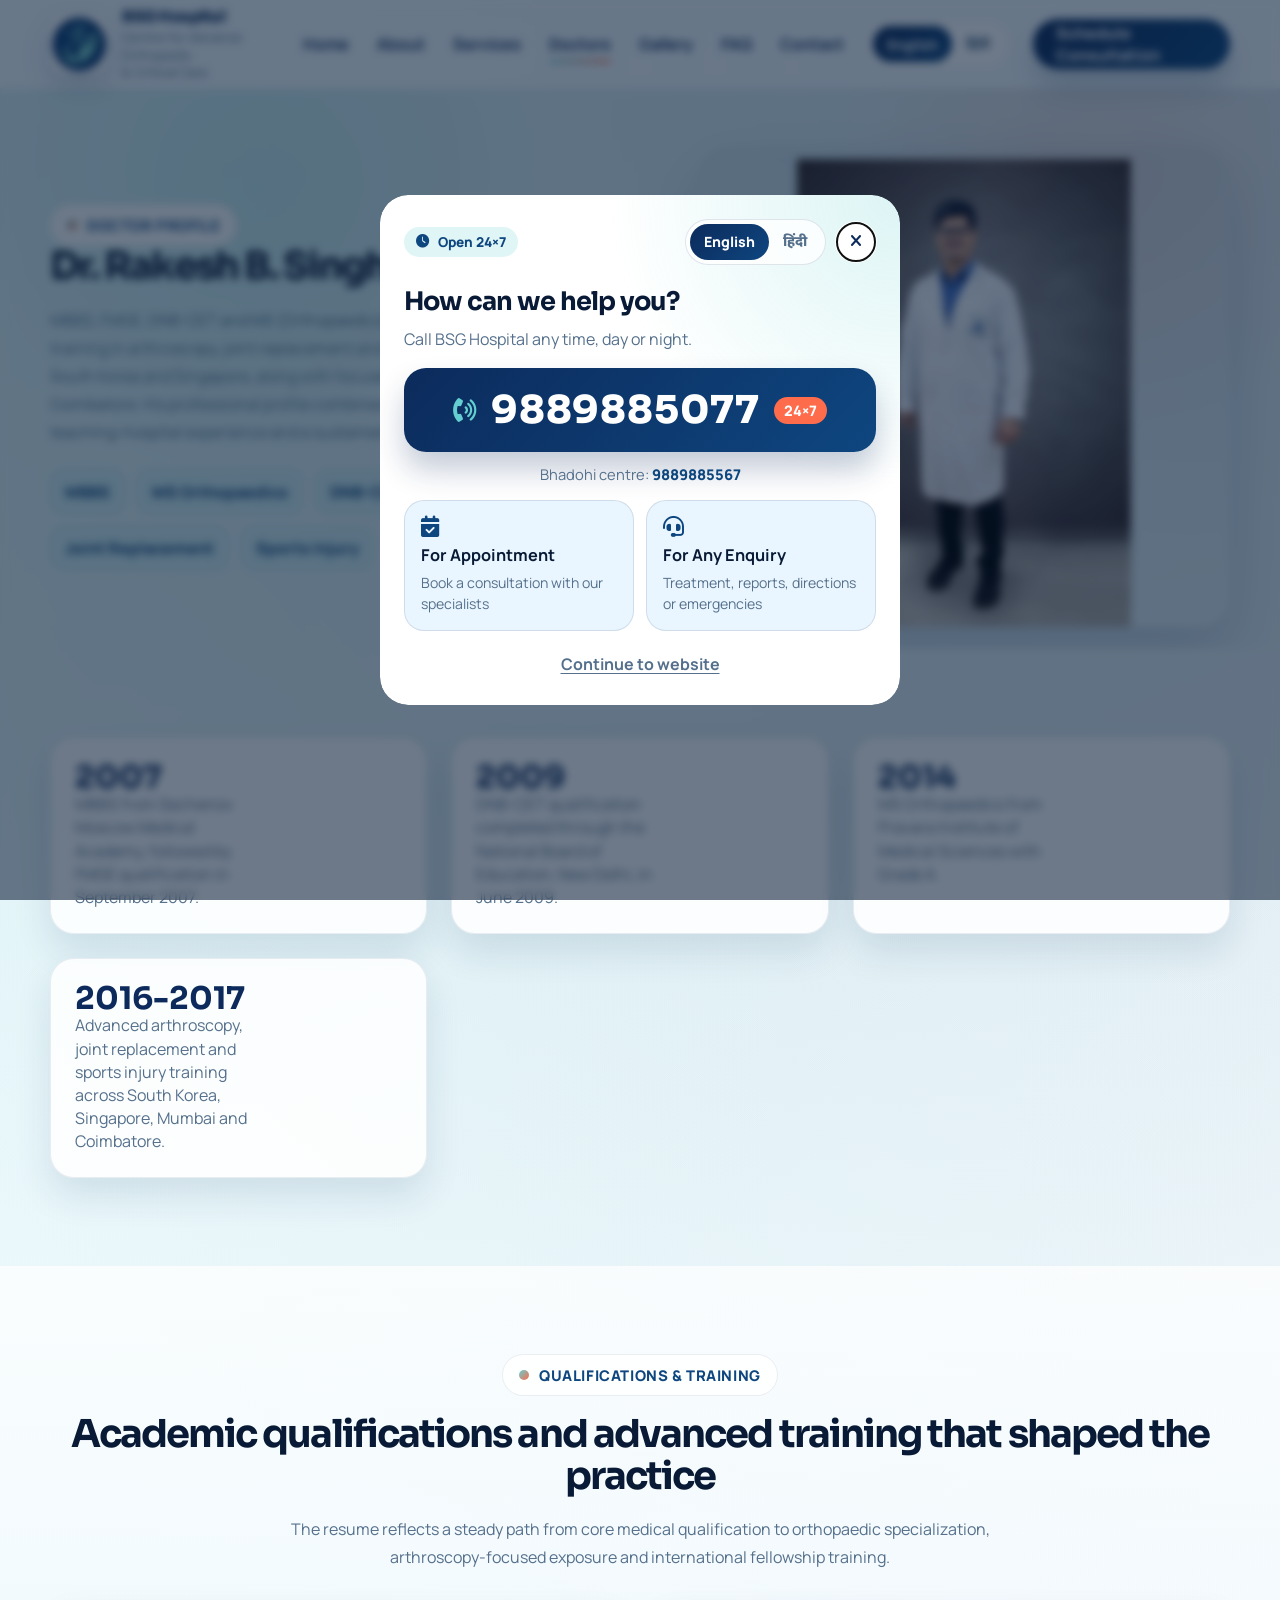
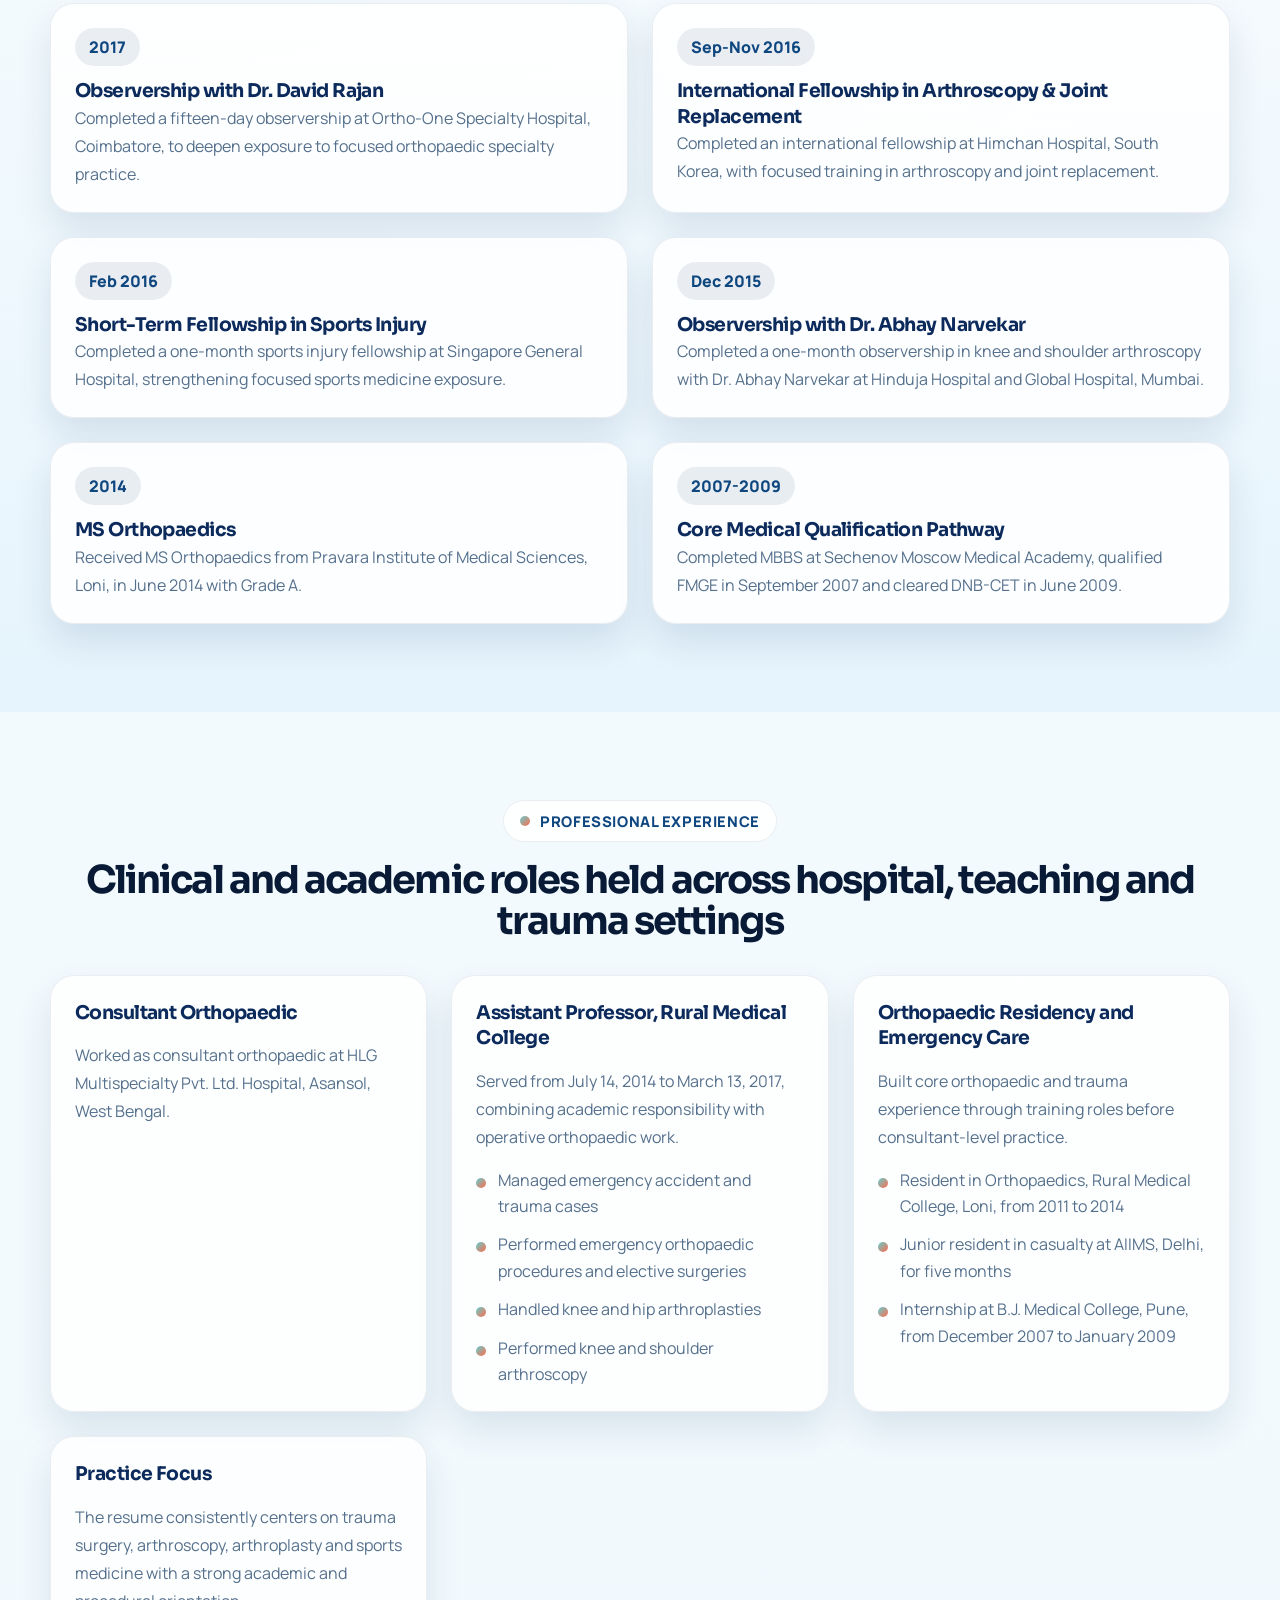
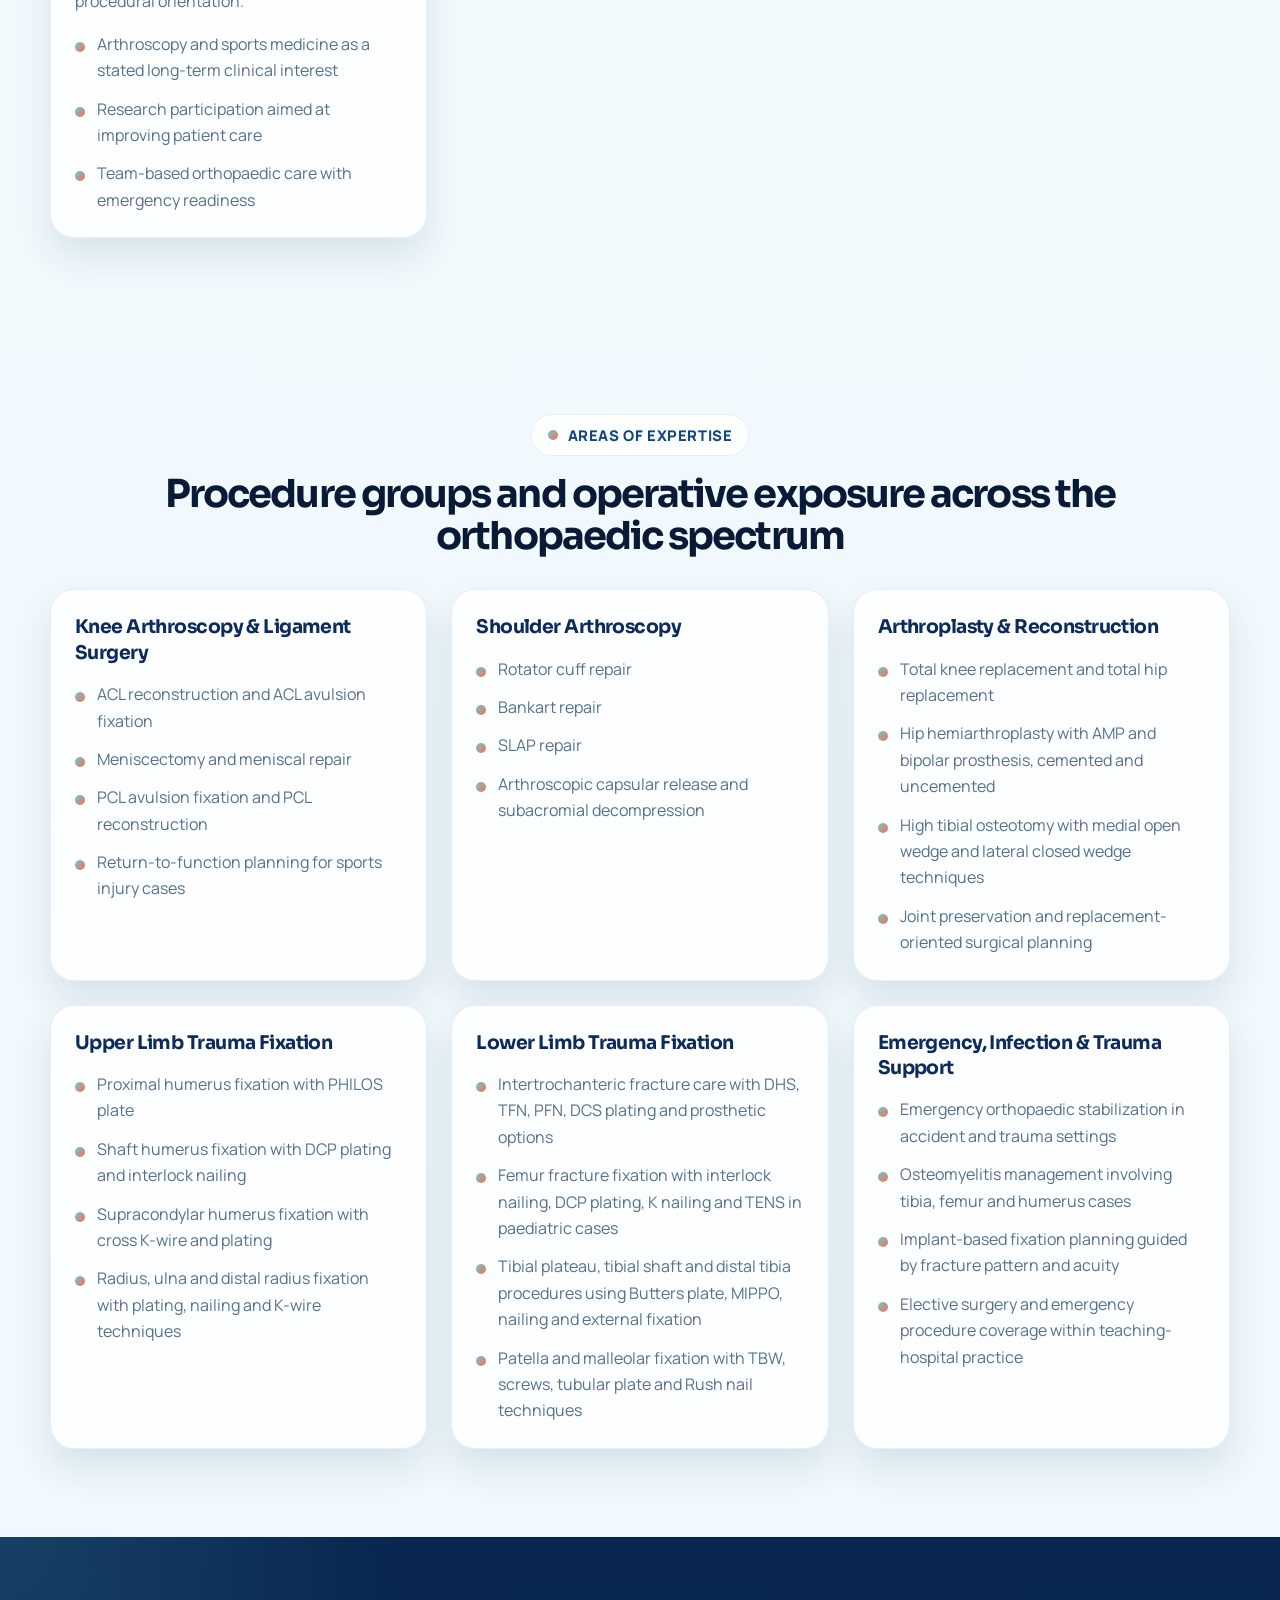
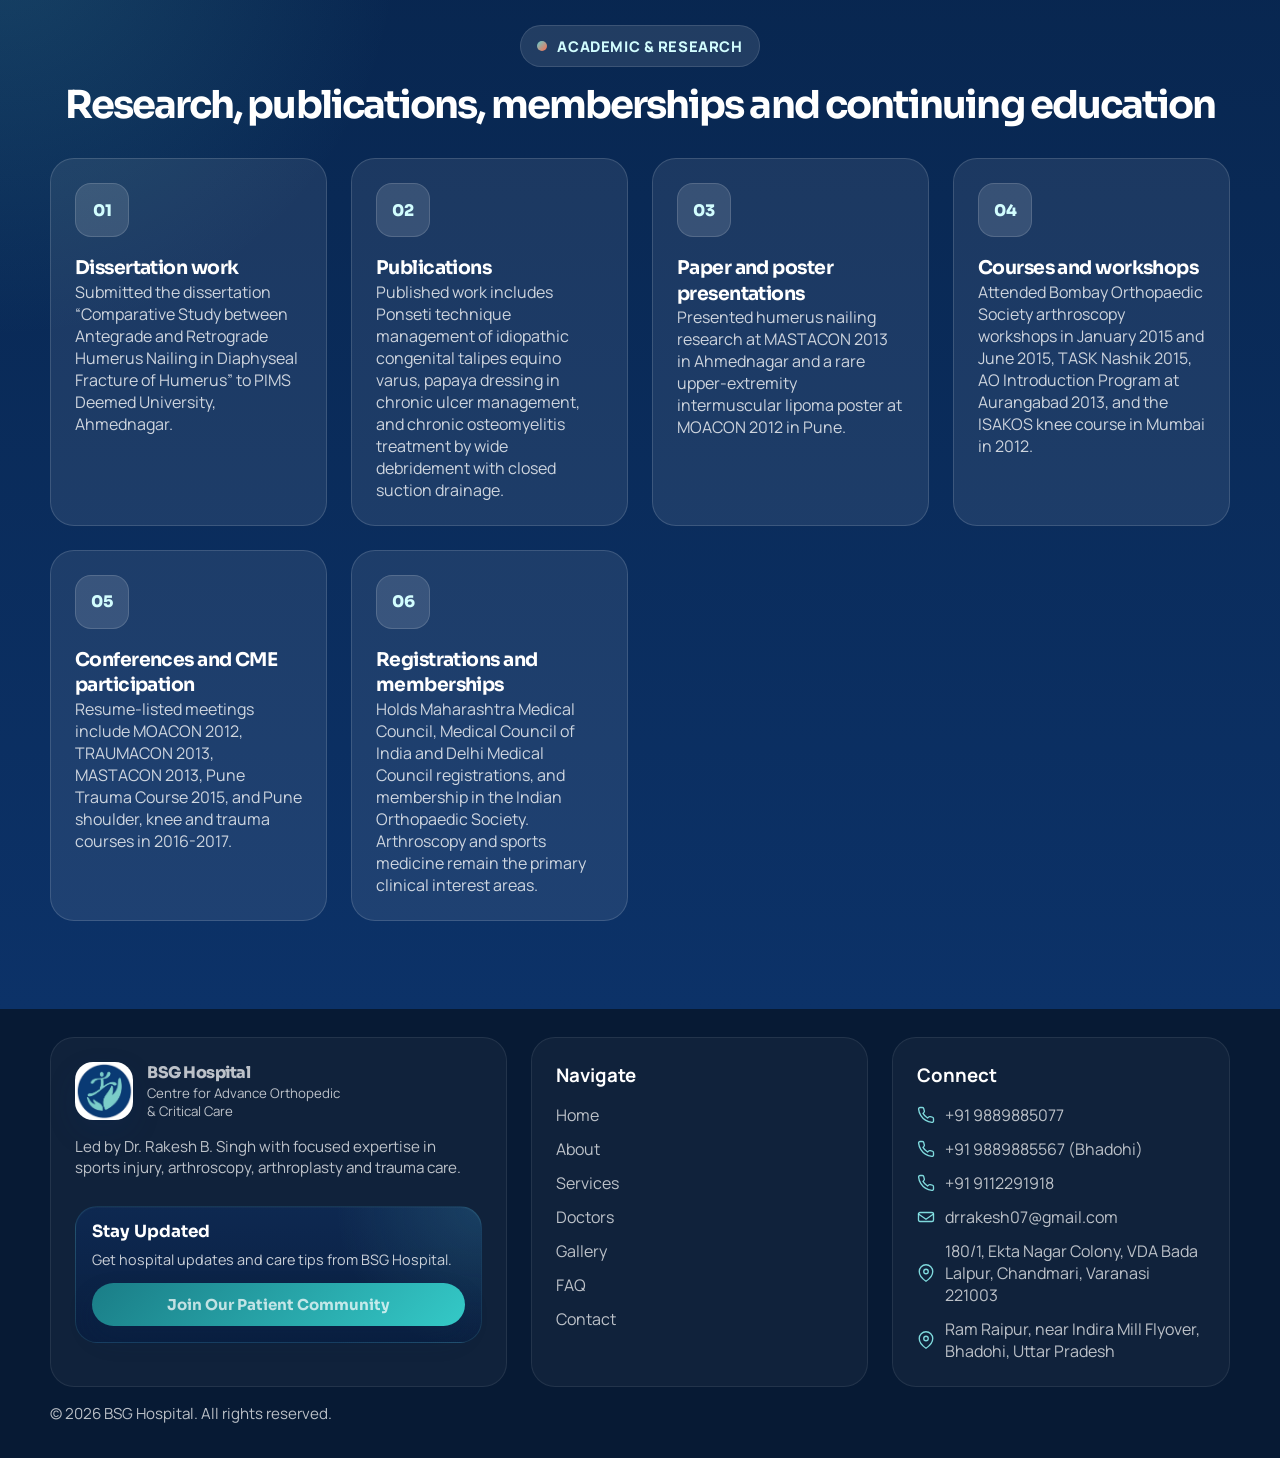
<file: doctor-jyoti-mary.html>
<!DOCTYPE html>
<html lang="en">
<head>
  <meta charset="UTF-8">
  <meta name="viewport" content="width=device-width, initial-scale=1.0">
  <meta name="description" content="Profile of Dr. Rakesh B. Singh, MS Orthopaedics, with fellowships in arthroscopy, joint replacement and sports injury.">
  <title>Dr. Rakesh B. Singh | BSG Hospital</title>
  <link rel="icon" href="assets/img/bsg-local/brand-mark.jpg" type="image/jpeg">
  <link rel="stylesheet" href="assets/css/plugins/fontawesome.css">
  <link rel="stylesheet" href="assets/css/main.css">
  <script src="assets/js/i18n-hi.js" defer></script>
  <script src="assets/js/i18n.js" defer></script>
  <script src="assets/js/main.js" defer></script>
</head>
<body class="site-body is-loading" data-page="doctor">
  <div class="site-preloader" data-preloader aria-hidden="true">
    <div class="site-preloader-panel">
      <svg class="site-preloader-svg" viewBox="0 0 780 270" fill="none" xmlns="http://www.w3.org/2000/svg" role="img" aria-label="Loading BSG Orthocare">
        <defs>
          <linearGradient id="loaderGlow" x1="140" y1="50" x2="660" y2="220" gradientUnits="userSpaceOnUse">
            <stop stop-color="#0E467F"/>
            <stop offset="1" stop-color="#34C9C7"/>
          </linearGradient>
          <linearGradient id="loaderAccent" x1="88" y1="62" x2="194" y2="170" gradientUnits="userSpaceOnUse">
            <stop stop-color="#1DD0CA"/>
            <stop offset="1" stop-color="#0E467F"/>
          </linearGradient>
        </defs>
        <g opacity="0.18">
          <circle cx="140" cy="130" r="90" stroke="url(#loaderGlow)" stroke-width="2">
            <animate attributeName="r" values="82;96;82" dur="2.2s" repeatCount="indefinite"/>
            <animate attributeName="opacity" values="0.25;0.5;0.25" dur="2.2s" repeatCount="indefinite"/>
          </circle>
          <circle cx="140" cy="130" r="110" stroke="url(#loaderGlow)" stroke-width="2" stroke-dasharray="14 16">
            <animateTransform attributeName="transform" type="rotate" from="0 140 130" to="360 140 130" dur="8s" repeatCount="indefinite"/>
          </circle>
        </g>
        <rect x="34" y="24" width="712" height="220" rx="40" fill="white" fill-opacity="0.74" stroke="url(#loaderGlow)" stroke-opacity="0.14"/>
        <circle cx="140" cy="130" r="78" fill="url(#loaderAccent)"/>
        <circle cx="140" cy="130" r="66" fill="#163B82"/>
        <image href="assets/img/bsg-local/brand-mark.jpg" x="58" y="48" width="164" height="164" preserveAspectRatio="xMidYMid meet"/>
        <rect x="268" y="73" width="418" height="18" rx="9" fill="url(#loaderGlow)" opacity="0.14"/>
        <rect x="268" y="109" width="338" height="76" rx="24" fill="url(#loaderGlow)" opacity="0.08"/>
        <text x="286" y="88" fill="#13366B" font-family="Sora, Arial, sans-serif" font-size="31" font-weight="700" letter-spacing="0.04em">BSG ORTHOCARE</text>
        <text x="286" y="142" fill="#0E467F" font-family="Sora, Arial, sans-serif" font-size="68" font-weight="800" letter-spacing="-0.05em">Loading</text>
        <text x="286" y="190" fill="#4B6786" font-family="Manrope, Arial, sans-serif" font-size="25" font-weight="600">Orthopaedic &amp; Sports Injury Clinic</text>
        <circle cx="646" cy="142" r="18" fill="#34C9C7" opacity="0.24">
          <animate attributeName="r" values="18;28;18" dur="1.6s" repeatCount="indefinite"/>
          <animate attributeName="opacity" values="0.24;0.06;0.24" dur="1.6s" repeatCount="indefinite"/>
        </circle>
        <circle cx="646" cy="142" r="10" fill="#34C9C7">
          <animate attributeName="cy" values="142;134;142" dur="1.6s" repeatCount="indefinite"/>
        </circle>
      </svg>
      <div class="site-preloader-label">Preparing Your Visit</div>
      <div class="site-preloader-progress"><span></span></div>
    </div>
  </div>
  <header class="site-header">
    <div class="container nav-wrap">
      <a class="brand" href="index.html">
        <img class="brand-mark" src="assets/img/bsg-local/brand-mark.jpg" alt="BSG Hospital logo">
        <span class="brand-copy">
          <strong>BSG Hospital</strong>
          <span>Centre for Advance Orthopedic<br>&amp; Critical Care</span>
        </span>
      </a>
      <button class="nav-toggle" type="button" aria-label="Toggle navigation" aria-expanded="false" data-nav-toggle>
        <i class="fa-solid fa-bars"></i>
      </button>
      <nav class="site-nav" id="siteNav" aria-label="Main navigation">
        <a href="index.html">Home</a>
        <a href="about.html">About</a>
        <a href="services.html">Services</a>
        <a class="active" href="index.html#specialists">Doctors</a>
        <a href="Gallery.html">Gallery</a>
        <a href="faq.html">FAQ</a>
        <a href="contact.html">Contact</a>
      </nav>

      <div class="lang-switch" role="group" aria-label="Language">
        <button type="button" data-lang="en" aria-pressed="true"><span class="lang-full">English</span><span class="lang-short">EN</span></button>
        <button type="button" data-lang="hi" aria-pressed="false" lang="hi"><span class="lang-full">हिंदी</span><span class="lang-short">हिं</span></button>
      </div>
      <div class="nav-actions">
        <a class="btn btn-ghost" href="https://drrakeshbs.exlyapp.com/d0840bde-e72e-41d0-b3d3-5908b804f4e7" target="_blank" rel="noopener noreferrer">Schedule Consultation</a>
      </div>
    </div>
  </header>

  <main>
    <section class="page-hero">
      <div class="container split-grid">
        <div class="reveal">
          <span class="page-kicker">Doctor Profile</span>
          <h1 class="page-title">Dr. Rakesh B. Singh</h1>
          <p class="section-copy" style="margin-top:18px;">MBBS, FMGE, DNB-CET and MS (Orthopaedics). Dr. Singh completed advanced training in arthroscopy, joint replacement and sports injury through fellowship work in South Korea and Singapore, along with focused observerships in Mumbai and Coimbatore. His professional profile combines trauma care, arthroscopy, arthroplasty, teaching-hospital experience and a sustained interest in sports medicine.</p>
          <div class="badge-row" style="margin-top:24px;">
            <span class="badge">MBBS</span>
            <span class="badge">MS Orthopaedics</span>
            <span class="badge">DNB-CET</span>
            <span class="badge">Arthroscopy</span>
            <span class="badge">Joint Replacement</span>
            <span class="badge">Sports Injury</span>
          </div>
        </div>
        <div class="split-media-stack reveal">
          <img class="primary doctor-portrait-image" src="assets/img/bsg-local/dr-rakesh-full.jpeg" alt="Dr. Rakesh B. Singh full portrait">
        </div>
      </div>
    </section>

    <section class="section">
      <div class="container">
        <div class="metrics-grid">
          <article class="metric-card reveal">
            <strong>2007</strong>
            <span>MBBS from Sechenov Moscow Medical Academy, followed by FMGE qualification in September 2007.</span>
          </article>
          <article class="metric-card reveal">
            <strong>2009</strong>
            <span>DNB-CET qualification completed through the National Board of Education, New Delhi, in June 2009.</span>
          </article>
          <article class="metric-card reveal">
            <strong>2014</strong>
            <span>MS Orthopaedics from Pravara Institute of Medical Sciences with Grade A.</span>
          </article>
          <article class="metric-card reveal">
            <strong>2016-2017</strong>
            <span>Advanced arthroscopy, joint replacement and sports injury training across South Korea, Singapore, Mumbai and Coimbatore.</span>
          </article>
        </div>
      </div>
    </section>

    <section class="section section-alt">
      <div class="container">
        <div class="section-heading centered reveal">
          <span class="eyebrow">Qualifications &amp; Training</span>
          <h2 class="section-title">Academic qualifications and advanced training that shaped the practice</h2>
          <p class="section-copy">The resume reflects a steady path from core medical qualification to orthopaedic specialization, arthroscopy-focused exposure and international fellowship training.</p>
        </div>
        <div class="timeline-grid">
          <article class="timeline-item reveal">
            <span class="year">2017</span>
            <h3>Observership with Dr. David Rajan</h3>
            <p class="section-copy">Completed a fifteen-day observership at Ortho-One Specialty Hospital, Coimbatore, to deepen exposure to focused orthopaedic specialty practice.</p>
          </article>
          <article class="timeline-item reveal">
            <span class="year">Sep-Nov 2016</span>
            <h3>International Fellowship in Arthroscopy &amp; Joint Replacement</h3>
            <p class="section-copy">Completed an international fellowship at Himchan Hospital, South Korea, with focused training in arthroscopy and joint replacement.</p>
          </article>
          <article class="timeline-item reveal">
            <span class="year">Feb 2016</span>
            <h3>Short-Term Fellowship in Sports Injury</h3>
            <p class="section-copy">Completed a one-month sports injury fellowship at Singapore General Hospital, strengthening focused sports medicine exposure.</p>
          </article>
          <article class="timeline-item reveal">
            <span class="year">Dec 2015</span>
            <h3>Observership with Dr. Abhay Narvekar</h3>
            <p class="section-copy">Completed a one-month observership in knee and shoulder arthroscopy with Dr. Abhay Narvekar at Hinduja Hospital and Global Hospital, Mumbai.</p>
          </article>
          <article class="timeline-item reveal">
            <span class="year">2014</span>
            <h3>MS Orthopaedics</h3>
            <p class="section-copy">Received MS Orthopaedics from Pravara Institute of Medical Sciences, Loni, in June 2014 with Grade A.</p>
          </article>
          <article class="timeline-item reveal">
            <span class="year">2007-2009</span>
            <h3>Core Medical Qualification Pathway</h3>
            <p class="section-copy">Completed MBBS at Sechenov Moscow Medical Academy, qualified FMGE in September 2007 and cleared DNB-CET in June 2009.</p>
          </article>
        </div>
      </div>
    </section>

    <section class="section">
      <div class="container">
        <div class="section-heading centered reveal">
          <span class="eyebrow">Professional Experience</span>
          <h2 class="section-title">Clinical and academic roles held across hospital, teaching and trauma settings</h2>
        </div>
        <div class="cards">
          <article class="card reveal">
            <h3>Consultant Orthopaedic</h3>
            <p>Worked as consultant orthopaedic at HLG Multispecialty Pvt. Ltd. Hospital, Asansol, West Bengal.</p>
          </article>
          <article class="card reveal">
            <h3>Assistant Professor, Rural Medical College</h3>
            <p>Served from July 14, 2014 to March 13, 2017, combining academic responsibility with operative orthopaedic work.</p>
            <ul>
              <li>Managed emergency accident and trauma cases</li>
              <li>Performed emergency orthopaedic procedures and elective surgeries</li>
              <li>Handled knee and hip arthroplasties</li>
              <li>Performed knee and shoulder arthroscopy</li>
            </ul>
          </article>
          <article class="card reveal">
            <h3>Orthopaedic Residency and Emergency Care</h3>
            <p>Built core orthopaedic and trauma experience through training roles before consultant-level practice.</p>
            <ul>
              <li>Resident in Orthopaedics, Rural Medical College, Loni, from 2011 to 2014</li>
              <li>Junior resident in casualty at AIIMS, Delhi, for five months</li>
              <li>Internship at B.J. Medical College, Pune, from December 2007 to January 2009</li>
            </ul>
          </article>
          <article class="card reveal">
            <h3>Practice Focus</h3>
            <p>The resume consistently centers on trauma surgery, arthroscopy, arthroplasty and sports medicine with a strong academic and procedural orientation.</p>
            <ul>
              <li>Arthroscopy and sports medicine as a stated long-term clinical interest</li>
              <li>Research participation aimed at improving patient care</li>
              <li>Team-based orthopaedic care with emergency readiness</li>
            </ul>
          </article>
        </div>
      </div>
    </section>

    <section class="section">
      <div class="container">
        <div class="section-heading centered reveal">
          <span class="eyebrow">Areas of Expertise</span>
          <h2 class="section-title">Procedure groups and operative exposure across the orthopaedic spectrum</h2>
        </div>
        <div class="cards">
          <article class="card reveal">
            <h3>Knee Arthroscopy &amp; Ligament Surgery</h3>
            <ul>
              <li>ACL reconstruction and ACL avulsion fixation</li>
              <li>Meniscectomy and meniscal repair</li>
              <li>PCL avulsion fixation and PCL reconstruction</li>
              <li>Return-to-function planning for sports injury cases</li>
            </ul>
          </article>
          <article class="card reveal">
            <h3>Shoulder Arthroscopy</h3>
            <ul>
              <li>Rotator cuff repair</li>
              <li>Bankart repair</li>
              <li>SLAP repair</li>
              <li>Arthroscopic capsular release and subacromial decompression</li>
            </ul>
          </article>
          <article class="card reveal">
            <h3>Arthroplasty &amp; Reconstruction</h3>
            <ul>
              <li>Total knee replacement and total hip replacement</li>
              <li>Hip hemiarthroplasty with AMP and bipolar prosthesis, cemented and uncemented</li>
              <li>High tibial osteotomy with medial open wedge and lateral closed wedge techniques</li>
              <li>Joint preservation and replacement-oriented surgical planning</li>
            </ul>
          </article>
          <article class="card reveal">
            <h3>Upper Limb Trauma Fixation</h3>
            <ul>
              <li>Proximal humerus fixation with PHILOS plate</li>
              <li>Shaft humerus fixation with DCP plating and interlock nailing</li>
              <li>Supracondylar humerus fixation with cross K-wire and plating</li>
              <li>Radius, ulna and distal radius fixation with plating, nailing and K-wire techniques</li>
            </ul>
          </article>
          <article class="card reveal">
            <h3>Lower Limb Trauma Fixation</h3>
            <ul>
              <li>Intertrochanteric fracture care with DHS, TFN, PFN, DCS plating and prosthetic options</li>
              <li>Femur fracture fixation with interlock nailing, DCP plating, K nailing and TENS in paediatric cases</li>
              <li>Tibial plateau, tibial shaft and distal tibia procedures using Butters plate, MIPPO, nailing and external fixation</li>
              <li>Patella and malleolar fixation with TBW, screws, tubular plate and Rush nail techniques</li>
            </ul>
          </article>
          <article class="card reveal">
            <h3>Emergency, Infection &amp; Trauma Support</h3>
            <ul>
              <li>Emergency orthopaedic stabilization in accident and trauma settings</li>
              <li>Osteomyelitis management involving tibia, femur and humerus cases</li>
              <li>Implant-based fixation planning guided by fracture pattern and acuity</li>
              <li>Elective surgery and emergency procedure coverage within teaching-hospital practice</li>
            </ul>
          </article>
        </div>
      </div>
    </section>

    <section class="section section-dark">
      <div class="container">
        <div class="section-heading centered reveal">
          <span class="eyebrow">Academic &amp; Research</span>
          <h2 class="section-title">Research, publications, memberships and continuing education</h2>
        </div>
        <div class="process-grid">
          <article class="process-card reveal">
            <span class="process-index">01</span>
            <h3>Dissertation work</h3>
            <p>Submitted the dissertation “Comparative Study between Antegrade and Retrograde Humerus Nailing in Diaphyseal Fracture of Humerus” to PIMS Deemed University, Ahmednagar.</p>
          </article>
          <article class="process-card reveal">
            <span class="process-index">02</span>
            <h3>Publications</h3>
            <p>Published work includes Ponseti technique management of idiopathic congenital talipes equino varus, papaya dressing in chronic ulcer management, and chronic osteomyelitis treatment by wide debridement with closed suction drainage.</p>
          </article>
          <article class="process-card reveal">
            <span class="process-index">03</span>
            <h3>Paper and poster presentations</h3>
            <p>Presented humerus nailing research at MASTACON 2013 in Ahmednagar and a rare upper-extremity intermuscular lipoma poster at MOACON 2012 in Pune.</p>
          </article>
          <article class="process-card reveal">
            <span class="process-index">04</span>
            <h3>Courses and workshops</h3>
            <p>Attended Bombay Orthopaedic Society arthroscopy workshops in January 2015 and June 2015, TASK Nashik 2015, AO Introduction Program at Aurangabad 2013, and the ISAKOS knee course in Mumbai in 2012.</p>
          </article>
          <article class="process-card reveal">
            <span class="process-index">05</span>
            <h3>Conferences and CME participation</h3>
            <p>Resume-listed meetings include MOACON 2012, TRAUMACON 2013, MASTACON 2013, Pune Trauma Course 2015, and Pune shoulder, knee and trauma courses in 2016-2017.</p>
          </article>
          <article class="process-card reveal">
            <span class="process-index">06</span>
            <h3>Registrations and memberships</h3>
            <p>Holds Maharashtra Medical Council, Medical Council of India and Delhi Medical Council registrations, and membership in the Indian Orthopaedic Society. Arthroscopy and sports medicine remain the primary clinical interest areas.</p>
          </article>
        </div>
      </div>
    </section>
  </main>

  <footer class="footer">
    <div class="container footer-grid">
      <div class="footer-card">
        <a class="brand" href="index.html">
          <img class="brand-mark" src="assets/img/bsg-local/brand-mark.jpg" alt="BSG Hospital logo">
          <span class="brand-copy">
            <strong>BSG Hospital</strong>
            <span>Centre for Advance Orthopedic<br>&amp; Critical Care</span>
          </span>
        </a>
        <p class="footer-note">Led by Dr. Rakesh B. Singh with focused expertise in sports injury, arthroscopy, arthroplasty and trauma care.</p>
        <div class="footer-mini-cta">
          <h3 class="footer-mini-cta-title">Stay Updated</h3>
          <p class="footer-mini-cta-text">Get hospital updates and care tips from BSG Hospital.</p>
          <a class="footer-mini-cta-button" href="contact.html">Join Our Patient Community</a>
        </div>
      </div>
      <div class="footer-card">
        <h3>Navigate</h3>
        <div class="footer-links">
          <a href="index.html">Home</a>
          <a href="about.html">About</a>
          <a href="services.html">Services</a>
          <a href="index.html#specialists">Doctors</a>
          <a href="Gallery.html">Gallery</a>
          <a href="faq.html">FAQ</a>
          <a href="contact.html">Contact</a>
        </div>
      </div>
      <div class="footer-card">
        <h3>Connect</h3>
        <div class="footer-links">
          <a class="footer-icon-link" href="tel:+919889885077"><span class="footer-link-icon" aria-hidden="true"><svg viewBox="0 0 24 24" fill="none"><path d="M22 16.92v3a2 2 0 0 1-2.18 2 19.8 19.8 0 0 1-8.63-3.07 19.5 19.5 0 0 1-6-6A19.8 19.8 0 0 1 2.12 4.18 2 2 0 0 1 4.11 2h3a2 2 0 0 1 2 1.72c.12.9.33 1.78.63 2.61a2 2 0 0 1-.45 2.11L8 9.91a16 16 0 0 0 6.09 6.09l1.47-1.29a2 2 0 0 1 2.11-.45c.83.3 1.71.51 2.61.63A2 2 0 0 1 22 16.92Z" stroke-width="1.8" stroke-linecap="round" stroke-linejoin="round"/></svg></span><span>+91 9889885077</span></a>
          <a class="footer-icon-link" href="tel:+919889885567"><span class="footer-link-icon" aria-hidden="true"><svg viewBox="0 0 24 24" fill="none"><path d="M22 16.92v3a2 2 0 0 1-2.18 2 19.8 19.8 0 0 1-8.63-3.07 19.5 19.5 0 0 1-6-6A19.8 19.8 0 0 1 2.12 4.18 2 2 0 0 1 4.11 2h3a2 2 0 0 1 2 1.72c.12.9.33 1.78.63 2.61a2 2 0 0 1-.45 2.11L8 9.91a16 16 0 0 0 6.09 6.09l1.47-1.29a2 2 0 0 1 2.11-.45c.83.3 1.71.51 2.61.63A2 2 0 0 1 22 16.92Z" stroke-width="1.8" stroke-linecap="round" stroke-linejoin="round"/></svg></span><span>+91 9889885567 (Bhadohi)</span></a>
          <a class="footer-icon-link" href="tel:+919112291918"><span class="footer-link-icon" aria-hidden="true"><svg viewBox="0 0 24 24" fill="none"><path d="M22 16.92v3a2 2 0 0 1-2.18 2 19.8 19.8 0 0 1-8.63-3.07 19.5 19.5 0 0 1-6-6A19.8 19.8 0 0 1 2.12 4.18 2 2 0 0 1 4.11 2h3a2 2 0 0 1 2 1.72c.12.9.33 1.78.63 2.61a2 2 0 0 1-.45 2.11L8 9.91a16 16 0 0 0 6.09 6.09l1.47-1.29a2 2 0 0 1 2.11-.45c.83.3 1.71.51 2.61.63A2 2 0 0 1 22 16.92Z" stroke-width="1.8" stroke-linecap="round" stroke-linejoin="round"/></svg></span><span>+91 9112291918</span></a>
          <a class="footer-icon-link" href="mailto:drrakesh07@gmail.com"><span class="footer-link-icon" aria-hidden="true"><svg viewBox="0 0 24 24" fill="none"><path d="M4 6h16a2 2 0 0 1 2 2v8a2 2 0 0 1-2 2H4a2 2 0 0 1-2-2V8a2 2 0 0 1 2-2Z" stroke-width="1.8" stroke-linecap="round" stroke-linejoin="round"/><path d="m22 8-10 7L2 8" stroke-width="1.8" stroke-linecap="round" stroke-linejoin="round"/></svg></span><span>drrakesh07@gmail.com</span></a>
          <a class="footer-icon-link" href="https://www.google.com/maps/search/?api=1&amp;query=BSG+Hospital,+180%2F1+Ekta+Nagar+Colony,+Bada+Lalpur,+Chandmari,+Varanasi+221003" target="_blank" rel="noopener"><span class="footer-link-icon" aria-hidden="true"><svg viewBox="0 0 24 24" fill="none"><path d="M21 10c0 7-9 13-9 13S3 17 3 10a9 9 0 1 1 18 0Z" stroke-width="1.8" stroke-linecap="round" stroke-linejoin="round"/><circle cx="12" cy="10" r="3" stroke-width="1.8"/></svg></span><span>180/1, Ekta Nagar Colony, VDA Bada Lalpur, Chandmari, Varanasi 221003</span></a>
          <a class="footer-icon-link" href="https://www.google.com/maps/search/?api=1&amp;query=BSG+Hospital,+Bhadohi+Nagar+Palika,+Uttar+Pradesh" target="_blank" rel="noopener"><span class="footer-link-icon" aria-hidden="true"><svg viewBox="0 0 24 24" fill="none"><path d="M21 10c0 7-9 13-9 13S3 17 3 10a9 9 0 1 1 18 0Z" stroke-width="1.8" stroke-linecap="round" stroke-linejoin="round"/><circle cx="12" cy="10" r="3" stroke-width="1.8"/></svg></span><span>Ram Raipur, near Indira Mill Flyover, Bhadohi, Uttar Pradesh</span></a>
        </div>
      </div>
    </div>
    <div class="container">
      <p class="footer-note">© <span data-year></span> BSG Hospital. All rights reserved.</p>
    </div>
  </footer>
  <dialog class="welcome-popup" aria-labelledby="welcomePopupTitle" data-welcome-popup>
    <div class="welcome-popup-panel">
      <div class="welcome-popup-top">
        <span class="welcome-popup-badge"><i class="fa-solid fa-clock"></i>Open 24×7</span>
        <div class="lang-switch" role="group" aria-label="Language">
          <button type="button" data-lang="en" aria-pressed="true"><span class="lang-full">English</span><span class="lang-short">EN</span></button>
          <button type="button" data-lang="hi" aria-pressed="false" lang="hi"><span class="lang-full">हिंदी</span><span class="lang-short">हिं</span></button>
        </div>
        <button class="welcome-popup-close" type="button" aria-label="Close" data-welcome-close autofocus><i class="fa-solid fa-xmark"></i></button>
      </div>
      <h2 class="welcome-popup-title" id="welcomePopupTitle">How can we help you?</h2>
      <p class="welcome-popup-copy">Call BSG Hospital any time, day or night.</p>
      <a class="welcome-popup-number" href="tel:+919889885077">
        <i class="fa-solid fa-phone-volume"></i>
        <span class="welcome-popup-digits">9889885077</span>
        <span class="welcome-popup-hours">24×7</span>
      </a>
      <p class="welcome-popup-alt">Bhadohi centre: <a href="tel:+919889885567">9889885567</a></p>
      <div class="welcome-popup-options">
        <a class="welcome-popup-option" href="tel:+919889885077">
          <i class="fa-solid fa-calendar-check"></i>
          <strong>For Appointment</strong>
          <span>Book a consultation with our specialists</span>
        </a>
        <a class="welcome-popup-option" href="tel:+919889885077">
          <i class="fa-solid fa-headset"></i>
          <strong>For Any Enquiry</strong>
          <span>Treatment, reports, directions or emergencies</span>
        </a>
      </div>
      <button class="welcome-popup-skip" type="button" data-welcome-close>Continue to website</button>
    </div>
  </dialog>
</body>
</html>
</file>
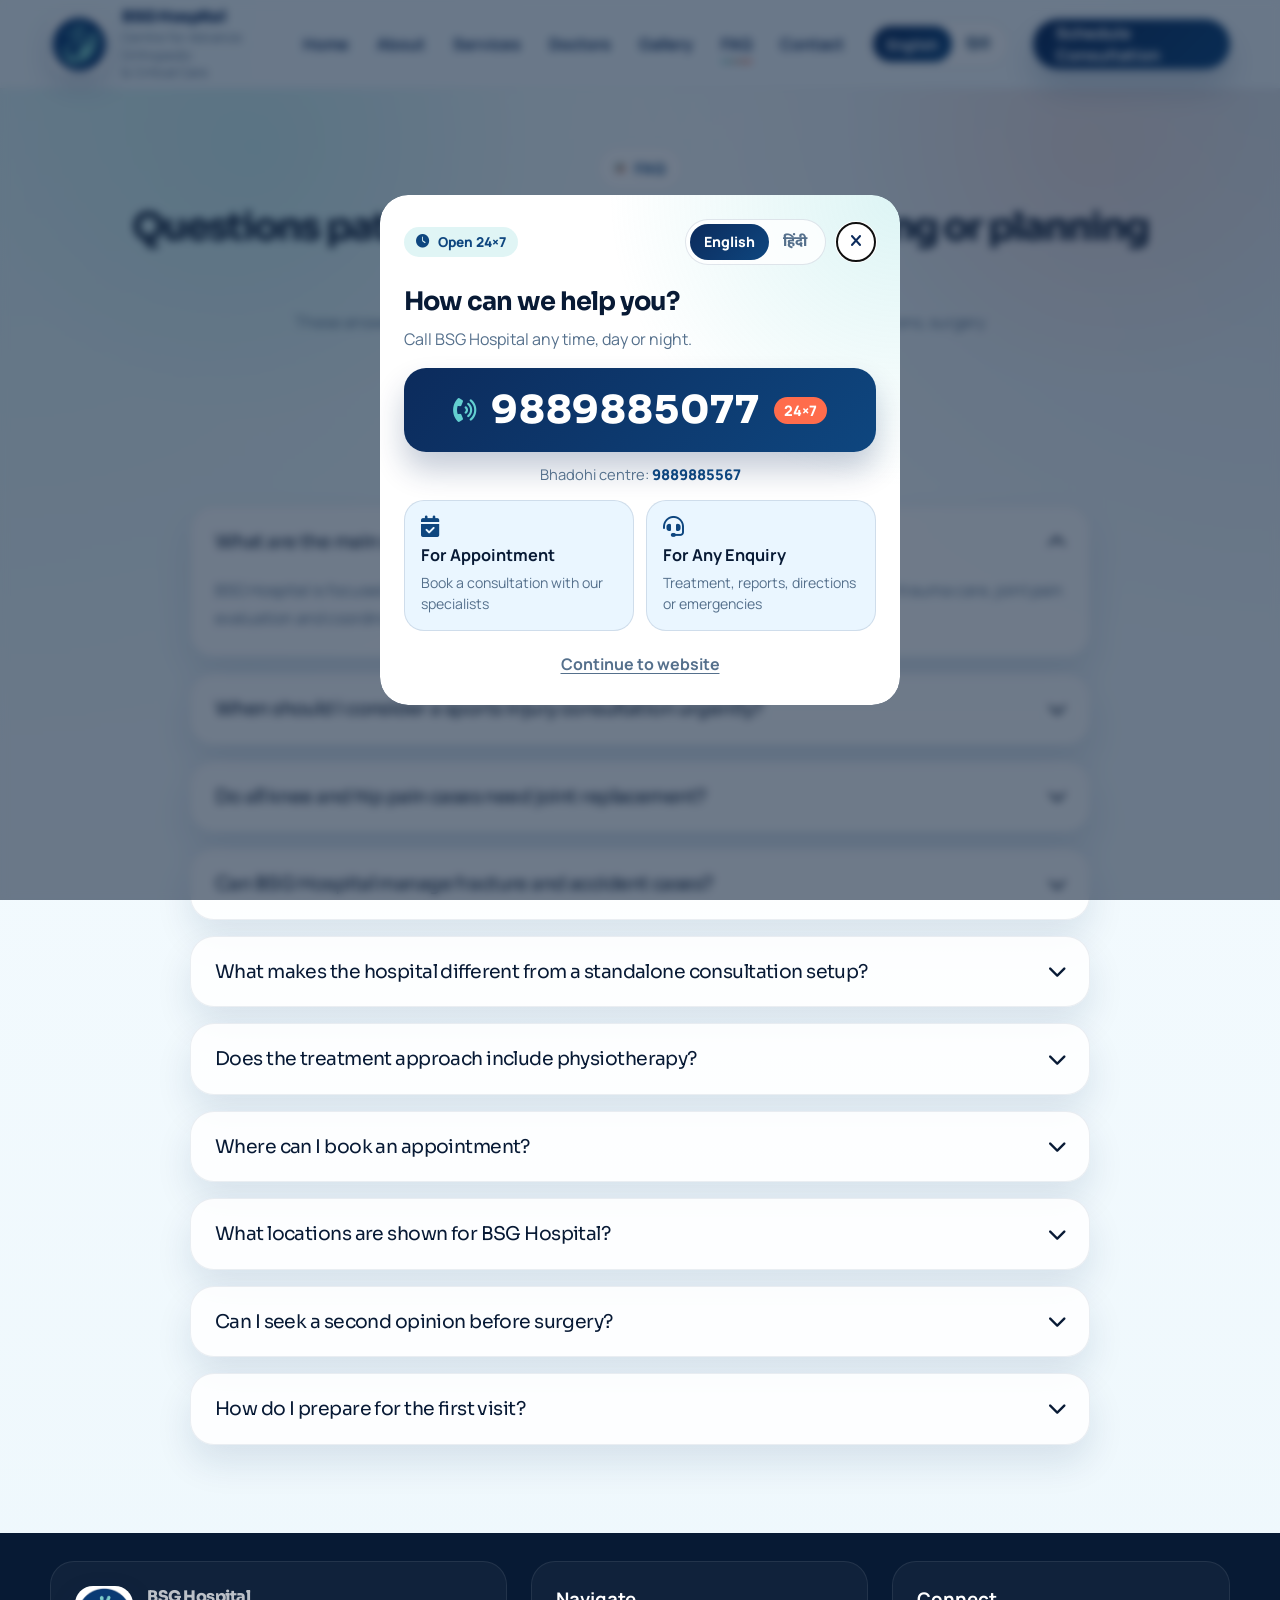
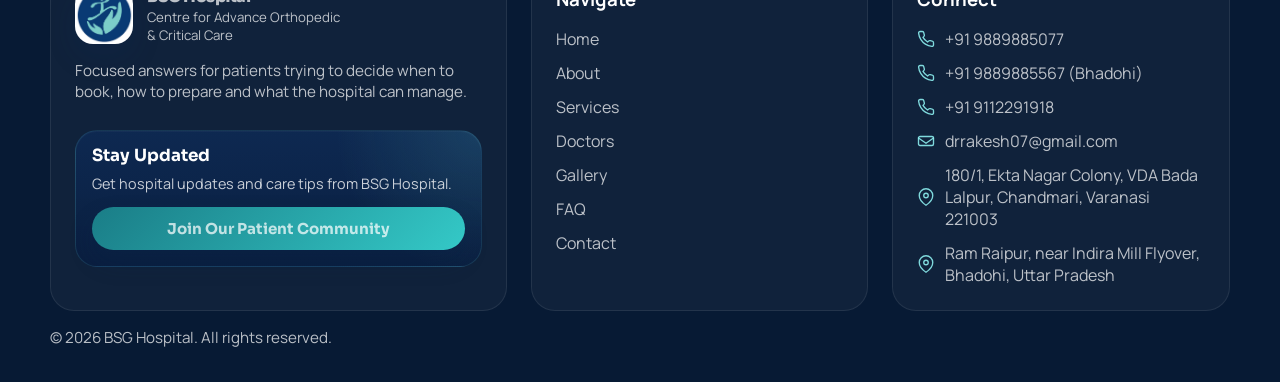
<file: faq.html>
<!DOCTYPE html>
<html lang="en">
<head>
  <meta charset="UTF-8">
  <meta name="viewport" content="width=device-width, initial-scale=1.0">
  <meta name="description" content="Frequently asked questions about appointments, surgery planning, sports injury, arthroplasty and hospital access at BSG Hospital.">
  <title>FAQ | BSG Hospital</title>
  <link rel="icon" href="assets/img/bsg-local/brand-mark.jpg" type="image/jpeg">
  <link rel="stylesheet" href="assets/css/plugins/fontawesome.css">
  <link rel="stylesheet" href="assets/css/main.css">
  <script src="assets/js/i18n-hi.js" defer></script>
  <script src="assets/js/i18n.js" defer></script>
  <script src="assets/js/main.js" defer></script>
</head>
<body class="site-body is-loading" data-page="faq">
  <div class="site-preloader" data-preloader aria-hidden="true">
    <div class="site-preloader-panel">
      <svg class="site-preloader-svg" viewBox="0 0 780 270" fill="none" xmlns="http://www.w3.org/2000/svg" role="img" aria-label="Loading BSG Orthocare">
        <defs>
          <linearGradient id="loaderGlow" x1="140" y1="50" x2="660" y2="220" gradientUnits="userSpaceOnUse">
            <stop stop-color="#0E467F"/>
            <stop offset="1" stop-color="#34C9C7"/>
          </linearGradient>
          <linearGradient id="loaderAccent" x1="88" y1="62" x2="194" y2="170" gradientUnits="userSpaceOnUse">
            <stop stop-color="#1DD0CA"/>
            <stop offset="1" stop-color="#0E467F"/>
          </linearGradient>
        </defs>
        <g opacity="0.18">
          <circle cx="140" cy="130" r="90" stroke="url(#loaderGlow)" stroke-width="2">
            <animate attributeName="r" values="82;96;82" dur="2.2s" repeatCount="indefinite"/>
            <animate attributeName="opacity" values="0.25;0.5;0.25" dur="2.2s" repeatCount="indefinite"/>
          </circle>
          <circle cx="140" cy="130" r="110" stroke="url(#loaderGlow)" stroke-width="2" stroke-dasharray="14 16">
            <animateTransform attributeName="transform" type="rotate" from="0 140 130" to="360 140 130" dur="8s" repeatCount="indefinite"/>
          </circle>
        </g>
        <rect x="34" y="24" width="712" height="220" rx="40" fill="white" fill-opacity="0.74" stroke="url(#loaderGlow)" stroke-opacity="0.14"/>
        <circle cx="140" cy="130" r="78" fill="url(#loaderAccent)"/>
        <circle cx="140" cy="130" r="66" fill="#163B82"/>
        <image href="assets/img/bsg-local/brand-mark.jpg" x="58" y="48" width="164" height="164" preserveAspectRatio="xMidYMid meet"/>
        <rect x="268" y="73" width="418" height="18" rx="9" fill="url(#loaderGlow)" opacity="0.14"/>
        <rect x="268" y="109" width="338" height="76" rx="24" fill="url(#loaderGlow)" opacity="0.08"/>
        <text x="286" y="88" fill="#13366B" font-family="Sora, Arial, sans-serif" font-size="31" font-weight="700" letter-spacing="0.04em">BSG ORTHOCARE</text>
        <text x="286" y="142" fill="#0E467F" font-family="Sora, Arial, sans-serif" font-size="68" font-weight="800" letter-spacing="-0.05em">Loading</text>
        <text x="286" y="190" fill="#4B6786" font-family="Manrope, Arial, sans-serif" font-size="25" font-weight="600">Orthopaedic &amp; Sports Injury Clinic</text>
        <circle cx="646" cy="142" r="18" fill="#34C9C7" opacity="0.24">
          <animate attributeName="r" values="18;28;18" dur="1.6s" repeatCount="indefinite"/>
          <animate attributeName="opacity" values="0.24;0.06;0.24" dur="1.6s" repeatCount="indefinite"/>
        </circle>
        <circle cx="646" cy="142" r="10" fill="#34C9C7">
          <animate attributeName="cy" values="142;134;142" dur="1.6s" repeatCount="indefinite"/>
        </circle>
      </svg>
      <div class="site-preloader-label">Preparing Your Visit</div>
      <div class="site-preloader-progress"><span></span></div>
    </div>
  </div>
  <header class="site-header">
    <div class="container nav-wrap">
      <a class="brand" href="index.html">
        <img class="brand-mark" src="assets/img/bsg-local/brand-mark.jpg" alt="BSG Hospital logo">
        <span class="brand-copy">
          <strong>BSG Hospital</strong>
          <span>Centre for Advance Orthopedic<br>&amp; Critical Care</span>
        </span>
      </a>
      <button class="nav-toggle" type="button" aria-label="Toggle navigation" aria-expanded="false" data-nav-toggle>
        <i class="fa-solid fa-bars"></i>
      </button>
      <nav class="site-nav" id="siteNav" aria-label="Main navigation">
        <a href="index.html">Home</a>
        <a href="about.html">About</a>
        <a href="services.html">Services</a>
        <a href="index.html#specialists">Doctors</a>
        <a href="Gallery.html">Gallery</a>
        <a class="active" href="faq.html">FAQ</a>
        <a href="contact.html">Contact</a>
      </nav>

      <div class="lang-switch" role="group" aria-label="Language">
        <button type="button" data-lang="en" aria-pressed="true"><span class="lang-full">English</span><span class="lang-short">EN</span></button>
        <button type="button" data-lang="hi" aria-pressed="false" lang="hi"><span class="lang-full">हिंदी</span><span class="lang-short">हिं</span></button>
      </div>
      <div class="nav-actions">
        <a class="btn btn-ghost" href="https://drrakeshbs.exlyapp.com/d0840bde-e72e-41d0-b3d3-5908b804f4e7" target="_blank" rel="noopener noreferrer">Schedule Consultation</a>
      </div>
    </div>
  </header>

  <main>
    <section class="page-hero">
      <div class="container">
        <div class="section-heading centered reveal">
          <span class="page-kicker">FAQ</span>
          <h1 class="page-title">Questions patients often ask before booking or planning treatment</h1>
          <p class="section-copy">These answers are structured to reduce uncertainty around orthopedic consultations, surgery decisions, trauma access and recovery planning.</p>
        </div>
      </div>
    </section>

    <section class="section">
      <div class="container" style="max-width:900px;">
        <div class="faq-list">
          <article class="faq-item reveal open">
            <button class="faq-question" type="button" aria-expanded="true">What are the main specialties at BSG Hospital? <i class="fa-solid fa-chevron-down"></i></button>
            <div class="faq-answer">BSG Hospital is focused on sports injury management, arthroscopy, arthroplasty, fracture and trauma care, joint pain evaluation and coordinated critical care-backed orthopedic recovery.</div>
          </article>
          <article class="faq-item reveal">
            <button class="faq-question" type="button" aria-expanded="false">When should I consider a sports injury consultation urgently? <i class="fa-solid fa-chevron-down"></i></button>
            <div class="faq-answer">If you have swelling, instability, inability to bear weight, locking, major pain after trauma or suspected ligament injury, it is better to seek orthopedic review early rather than delay.</div>
          </article>
          <article class="faq-item reveal">
            <button class="faq-question" type="button" aria-expanded="false">Do all knee and hip pain cases need joint replacement? <i class="fa-solid fa-chevron-down"></i></button>
            <div class="faq-answer">No. Replacement is only one option. The goal of consultation is to determine whether medication, physiotherapy, injections, arthroscopy or arthroplasty is the most sensible next step.</div>
          </article>
          <article class="faq-item reveal">
            <button class="faq-question" type="button" aria-expanded="false">Can BSG Hospital manage fracture and accident cases? <i class="fa-solid fa-chevron-down"></i></button>
            <div class="faq-answer">Yes. The hospital positioning and doctor profile both support fracture, trauma stabilization and emergency orthopedic procedures as core areas of work.</div>
          </article>
          <article class="faq-item reveal">
            <button class="faq-question" type="button" aria-expanded="false">What makes the hospital different from a standalone consultation setup? <i class="fa-solid fa-chevron-down"></i></button>
            <div class="faq-answer">The hospital model enables stronger coordination between orthopedic surgery, monitoring, higher-acuity support and rehabilitation, which matters in trauma and postoperative recovery.</div>
          </article>
          <article class="faq-item reveal">
            <button class="faq-question" type="button" aria-expanded="false">Does the treatment approach include physiotherapy? <i class="fa-solid fa-chevron-down"></i></button>
            <div class="faq-answer">Yes. Rehabilitation is part of the positioning of the hospital and should be viewed as an essential component of recovery, not an optional afterthought.</div>
          </article>
          <article class="faq-item reveal">
            <button class="faq-question" type="button" aria-expanded="false">Where can I book an appointment? <i class="fa-solid fa-chevron-down"></i></button>
            <div class="faq-answer">Call +91 9889885077 for the Varanasi centre or +91 9889885567 for the Bhadohi centre. You can also reach +91 9112291918. The contact page also summarizes the Varanasi and Bhadohi Nagar Palika hospital locations.</div>
          </article>
          <article class="faq-item reveal">
            <button class="faq-question" type="button" aria-expanded="false">What locations are shown for BSG Hospital? <i class="fa-solid fa-chevron-down"></i></button>
            <div class="faq-answer">BSG Hospital has centres in Varanasi and Bhadohi Nagar Palika, Uttar Pradesh. Varanasi OPD runs Monday to Saturday, 9 AM to 2 PM (free OPD on Wednesday). Bhadohi OPD runs Monday to Friday, 4 PM to 7 PM (free OPD on Friday). Emergency care is available 24×7 at both.</div>
          </article>
          <article class="faq-item reveal">
            <button class="faq-question" type="button" aria-expanded="false">Can I seek a second opinion before surgery? <i class="fa-solid fa-chevron-down"></i></button>
            <div class="faq-answer">Yes. BSG Hospital is appropriate for patients who want clarity before proceeding with arthroscopy, fracture fixation or joint replacement.</div>
          </article>
          <article class="faq-item reveal">
            <button class="faq-question" type="button" aria-expanded="false">How do I prepare for the first visit? <i class="fa-solid fa-chevron-down"></i></button>
            <div class="faq-answer">Carry previous prescriptions, imaging, blood reports if available, and a short note of how the problem started, how long it has lasted and what activities now feel limited.</div>
          </article>
        </div>
      </div>
    </section>
  </main>

  <footer class="footer">
    <div class="container footer-grid">
      <div class="footer-card">
        <a class="brand" href="index.html">
          <img class="brand-mark" src="assets/img/bsg-local/brand-mark.jpg" alt="BSG Hospital logo">
          <span class="brand-copy">
            <strong>BSG Hospital</strong>
            <span>Centre for Advance Orthopedic<br>&amp; Critical Care</span>
          </span>
        </a>
        <p class="footer-note">Focused answers for patients trying to decide when to book, how to prepare and what the hospital can manage.</p>
        <div class="footer-mini-cta">
          <h3 class="footer-mini-cta-title">Stay Updated</h3>
          <p class="footer-mini-cta-text">Get hospital updates and care tips from BSG Hospital.</p>
          <a class="footer-mini-cta-button" href="contact.html">Join Our Patient Community</a>
        </div>
      </div>
      <div class="footer-card">
        <h3>Navigate</h3>
        <div class="footer-links">
          <a href="index.html">Home</a>
          <a href="about.html">About</a>
          <a href="services.html">Services</a>
          <a href="index.html#specialists">Doctors</a>
          <a href="Gallery.html">Gallery</a>
          <a href="faq.html">FAQ</a>
          <a href="contact.html">Contact</a>
        </div>
      </div>
      <div class="footer-card">
        <h3>Connect</h3>
        <div class="footer-links">
          <a class="footer-icon-link" href="tel:+919889885077"><span class="footer-link-icon" aria-hidden="true"><svg viewBox="0 0 24 24" fill="none"><path d="M22 16.92v3a2 2 0 0 1-2.18 2 19.8 19.8 0 0 1-8.63-3.07 19.5 19.5 0 0 1-6-6A19.8 19.8 0 0 1 2.12 4.18 2 2 0 0 1 4.11 2h3a2 2 0 0 1 2 1.72c.12.9.33 1.78.63 2.61a2 2 0 0 1-.45 2.11L8 9.91a16 16 0 0 0 6.09 6.09l1.47-1.29a2 2 0 0 1 2.11-.45c.83.3 1.71.51 2.61.63A2 2 0 0 1 22 16.92Z" stroke-width="1.8" stroke-linecap="round" stroke-linejoin="round"/></svg></span><span>+91 9889885077</span></a>
          <a class="footer-icon-link" href="tel:+919889885567"><span class="footer-link-icon" aria-hidden="true"><svg viewBox="0 0 24 24" fill="none"><path d="M22 16.92v3a2 2 0 0 1-2.18 2 19.8 19.8 0 0 1-8.63-3.07 19.5 19.5 0 0 1-6-6A19.8 19.8 0 0 1 2.12 4.18 2 2 0 0 1 4.11 2h3a2 2 0 0 1 2 1.72c.12.9.33 1.78.63 2.61a2 2 0 0 1-.45 2.11L8 9.91a16 16 0 0 0 6.09 6.09l1.47-1.29a2 2 0 0 1 2.11-.45c.83.3 1.71.51 2.61.63A2 2 0 0 1 22 16.92Z" stroke-width="1.8" stroke-linecap="round" stroke-linejoin="round"/></svg></span><span>+91 9889885567 (Bhadohi)</span></a>
          <a class="footer-icon-link" href="tel:+919112291918"><span class="footer-link-icon" aria-hidden="true"><svg viewBox="0 0 24 24" fill="none"><path d="M22 16.92v3a2 2 0 0 1-2.18 2 19.8 19.8 0 0 1-8.63-3.07 19.5 19.5 0 0 1-6-6A19.8 19.8 0 0 1 2.12 4.18 2 2 0 0 1 4.11 2h3a2 2 0 0 1 2 1.72c.12.9.33 1.78.63 2.61a2 2 0 0 1-.45 2.11L8 9.91a16 16 0 0 0 6.09 6.09l1.47-1.29a2 2 0 0 1 2.11-.45c.83.3 1.71.51 2.61.63A2 2 0 0 1 22 16.92Z" stroke-width="1.8" stroke-linecap="round" stroke-linejoin="round"/></svg></span><span>+91 9112291918</span></a>
          <a class="footer-icon-link" href="mailto:drrakesh07@gmail.com"><span class="footer-link-icon" aria-hidden="true"><svg viewBox="0 0 24 24" fill="none"><path d="M4 6h16a2 2 0 0 1 2 2v8a2 2 0 0 1-2 2H4a2 2 0 0 1-2-2V8a2 2 0 0 1 2-2Z" stroke-width="1.8" stroke-linecap="round" stroke-linejoin="round"/><path d="m22 8-10 7L2 8" stroke-width="1.8" stroke-linecap="round" stroke-linejoin="round"/></svg></span><span>drrakesh07@gmail.com</span></a>
          <a class="footer-icon-link" href="https://www.google.com/maps/search/?api=1&amp;query=BSG+Hospital,+180%2F1+Ekta+Nagar+Colony,+Bada+Lalpur,+Chandmari,+Varanasi+221003" target="_blank" rel="noopener"><span class="footer-link-icon" aria-hidden="true"><svg viewBox="0 0 24 24" fill="none"><path d="M21 10c0 7-9 13-9 13S3 17 3 10a9 9 0 1 1 18 0Z" stroke-width="1.8" stroke-linecap="round" stroke-linejoin="round"/><circle cx="12" cy="10" r="3" stroke-width="1.8"/></svg></span><span>180/1, Ekta Nagar Colony, VDA Bada Lalpur, Chandmari, Varanasi 221003</span></a>
          <a class="footer-icon-link" href="https://www.google.com/maps/search/?api=1&amp;query=BSG+Hospital,+Bhadohi+Nagar+Palika,+Uttar+Pradesh" target="_blank" rel="noopener"><span class="footer-link-icon" aria-hidden="true"><svg viewBox="0 0 24 24" fill="none"><path d="M21 10c0 7-9 13-9 13S3 17 3 10a9 9 0 1 1 18 0Z" stroke-width="1.8" stroke-linecap="round" stroke-linejoin="round"/><circle cx="12" cy="10" r="3" stroke-width="1.8"/></svg></span><span>Ram Raipur, near Indira Mill Flyover, Bhadohi, Uttar Pradesh</span></a>
        </div>
      </div>
    </div>
    <div class="container">
      <p class="footer-note">© <span data-year></span> BSG Hospital. All rights reserved.</p>
    </div>
  </footer>
  <dialog class="welcome-popup" aria-labelledby="welcomePopupTitle" data-welcome-popup>
    <div class="welcome-popup-panel">
      <div class="welcome-popup-top">
        <span class="welcome-popup-badge"><i class="fa-solid fa-clock"></i>Open 24×7</span>
        <div class="lang-switch" role="group" aria-label="Language">
          <button type="button" data-lang="en" aria-pressed="true"><span class="lang-full">English</span><span class="lang-short">EN</span></button>
          <button type="button" data-lang="hi" aria-pressed="false" lang="hi"><span class="lang-full">हिंदी</span><span class="lang-short">हिं</span></button>
        </div>
        <button class="welcome-popup-close" type="button" aria-label="Close" data-welcome-close autofocus><i class="fa-solid fa-xmark"></i></button>
      </div>
      <h2 class="welcome-popup-title" id="welcomePopupTitle">How can we help you?</h2>
      <p class="welcome-popup-copy">Call BSG Hospital any time, day or night.</p>
      <a class="welcome-popup-number" href="tel:+919889885077">
        <i class="fa-solid fa-phone-volume"></i>
        <span class="welcome-popup-digits">9889885077</span>
        <span class="welcome-popup-hours">24×7</span>
      </a>
      <p class="welcome-popup-alt">Bhadohi centre: <a href="tel:+919889885567">9889885567</a></p>
      <div class="welcome-popup-options">
        <a class="welcome-popup-option" href="tel:+919889885077">
          <i class="fa-solid fa-calendar-check"></i>
          <strong>For Appointment</strong>
          <span>Book a consultation with our specialists</span>
        </a>
        <a class="welcome-popup-option" href="tel:+919889885077">
          <i class="fa-solid fa-headset"></i>
          <strong>For Any Enquiry</strong>
          <span>Treatment, reports, directions or emergencies</span>
        </a>
      </div>
      <button class="welcome-popup-skip" type="button" data-welcome-close>Continue to website</button>
    </div>
  </dialog>
</body>
</html>
</file>
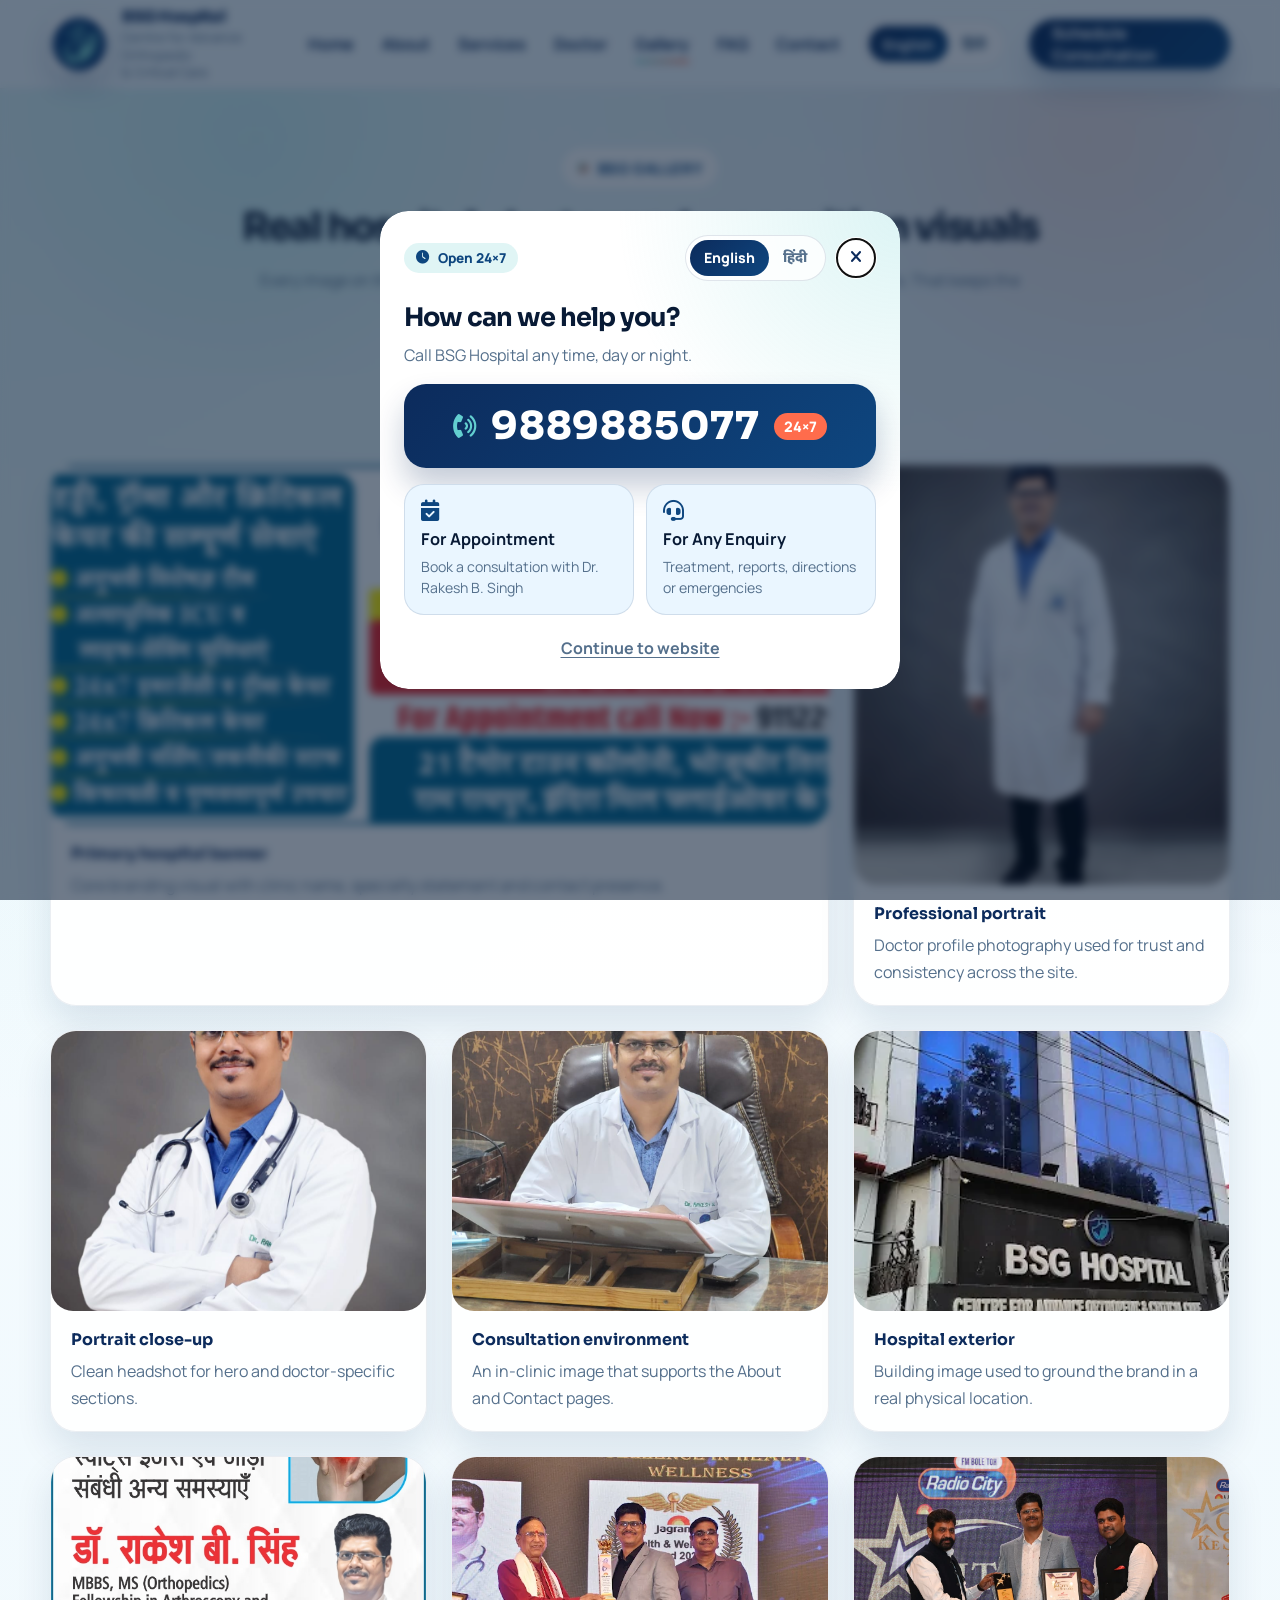
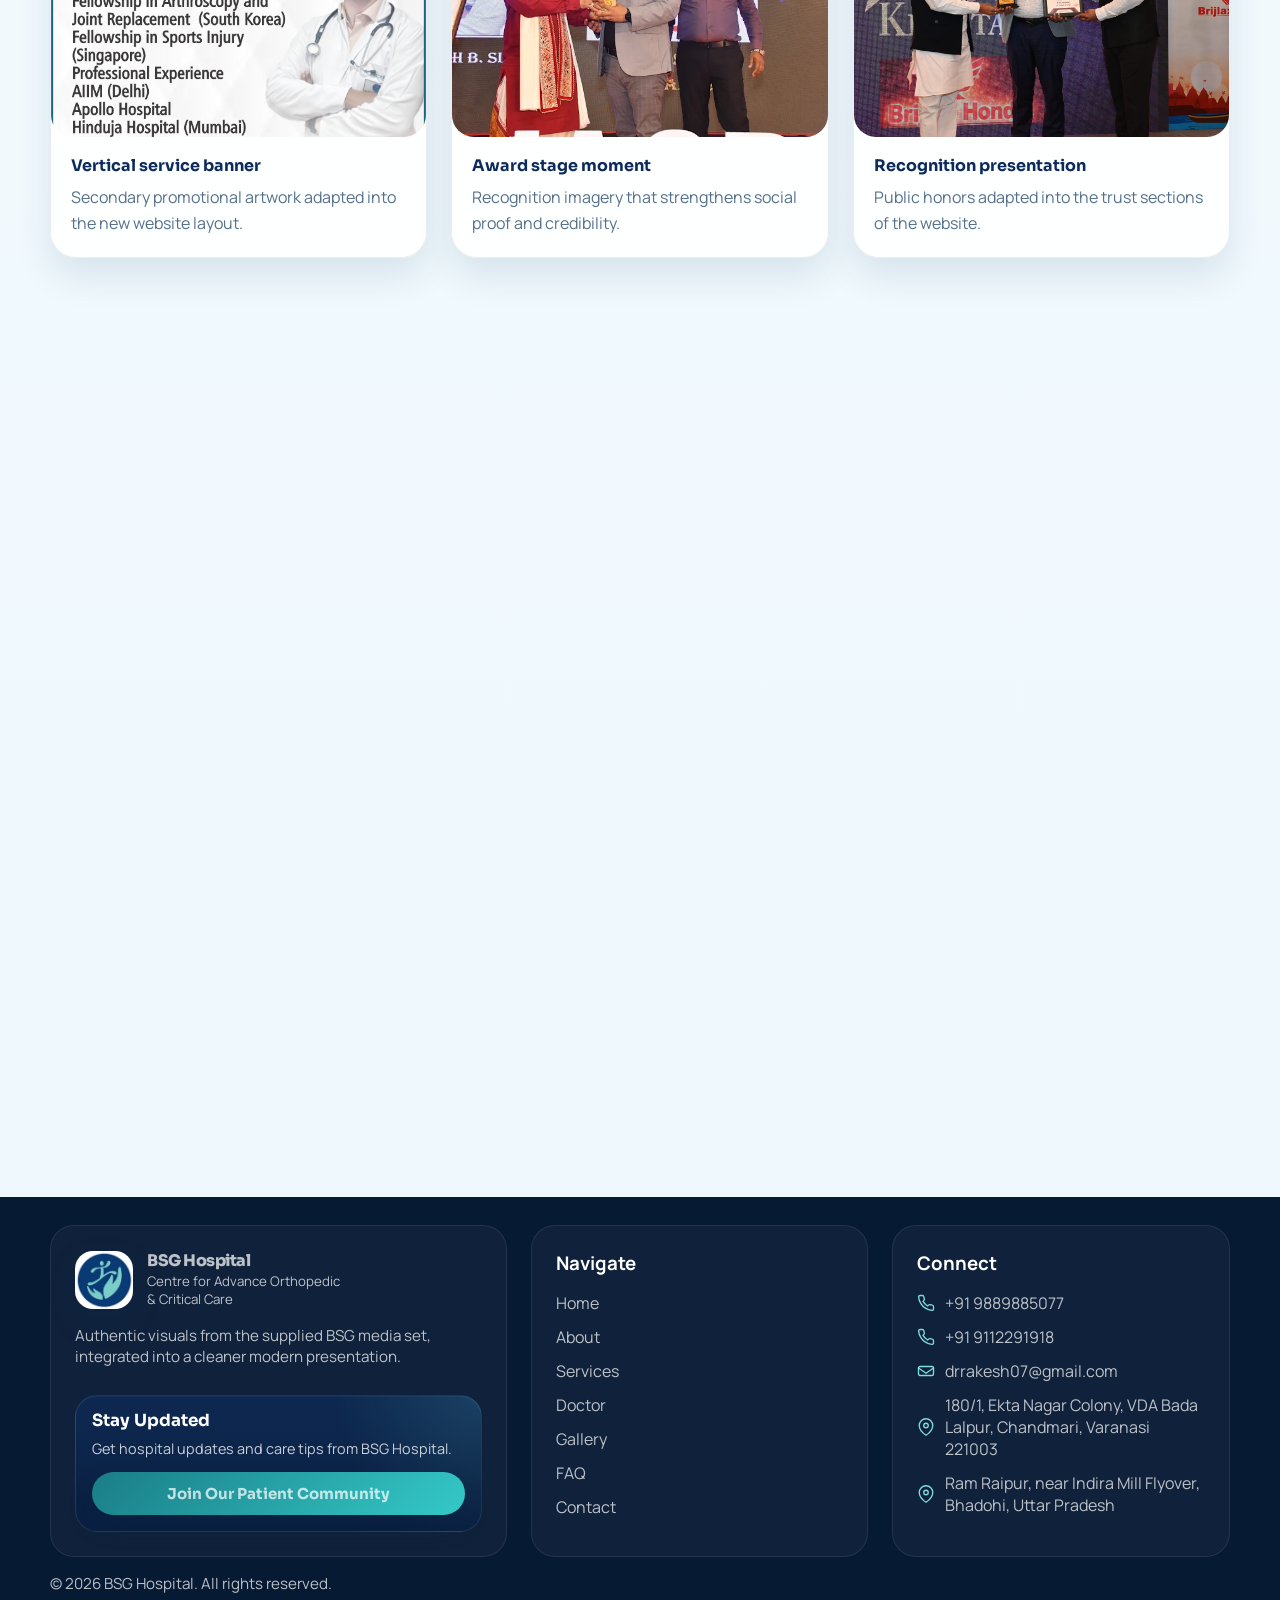
<file: Gallery.html>
<!DOCTYPE html>
<html lang="en">
<head>
  <meta charset="UTF-8">
  <meta name="viewport" content="width=device-width, initial-scale=1.0">
  <meta name="description" content="Gallery of BSG Hospital using the provided clinic and about-folder images.">
  <title>Gallery | BSG Hospital</title>
  <link rel="icon" href="assets/img/bsg-local/brand-mark.jpg" type="image/jpeg">
  <link rel="stylesheet" href="assets/css/plugins/fontawesome.css">
  <link rel="stylesheet" href="assets/css/main.css">
  <script src="assets/js/i18n-hi.js" defer></script>
  <script src="assets/js/i18n.js" defer></script>
  <script src="assets/js/main.js" defer></script>
</head>
<body class="site-body is-loading" data-page="gallery">
  <div class="site-preloader" data-preloader aria-hidden="true">
    <div class="site-preloader-panel">
      <svg class="site-preloader-svg" viewBox="0 0 780 270" fill="none" xmlns="http://www.w3.org/2000/svg" role="img" aria-label="Loading BSG Orthocare">
        <defs>
          <linearGradient id="loaderGlow" x1="140" y1="50" x2="660" y2="220" gradientUnits="userSpaceOnUse">
            <stop stop-color="#0E467F"/>
            <stop offset="1" stop-color="#34C9C7"/>
          </linearGradient>
          <linearGradient id="loaderAccent" x1="88" y1="62" x2="194" y2="170" gradientUnits="userSpaceOnUse">
            <stop stop-color="#1DD0CA"/>
            <stop offset="1" stop-color="#0E467F"/>
          </linearGradient>
        </defs>
        <g opacity="0.18">
          <circle cx="140" cy="130" r="90" stroke="url(#loaderGlow)" stroke-width="2">
            <animate attributeName="r" values="82;96;82" dur="2.2s" repeatCount="indefinite"/>
            <animate attributeName="opacity" values="0.25;0.5;0.25" dur="2.2s" repeatCount="indefinite"/>
          </circle>
          <circle cx="140" cy="130" r="110" stroke="url(#loaderGlow)" stroke-width="2" stroke-dasharray="14 16">
            <animateTransform attributeName="transform" type="rotate" from="0 140 130" to="360 140 130" dur="8s" repeatCount="indefinite"/>
          </circle>
        </g>
        <rect x="34" y="24" width="712" height="220" rx="40" fill="white" fill-opacity="0.74" stroke="url(#loaderGlow)" stroke-opacity="0.14"/>
        <circle cx="140" cy="130" r="78" fill="url(#loaderAccent)"/>
        <circle cx="140" cy="130" r="66" fill="#163B82"/>
        <image href="assets/img/bsg-local/brand-mark.jpg" x="58" y="48" width="164" height="164" preserveAspectRatio="xMidYMid meet"/>
        <rect x="268" y="73" width="418" height="18" rx="9" fill="url(#loaderGlow)" opacity="0.14"/>
        <rect x="268" y="109" width="338" height="76" rx="24" fill="url(#loaderGlow)" opacity="0.08"/>
        <text x="286" y="88" fill="#13366B" font-family="Sora, Arial, sans-serif" font-size="31" font-weight="700" letter-spacing="0.04em">BSG ORTHOCARE</text>
        <text x="286" y="142" fill="#0E467F" font-family="Sora, Arial, sans-serif" font-size="68" font-weight="800" letter-spacing="-0.05em">Loading</text>
        <text x="286" y="190" fill="#4B6786" font-family="Manrope, Arial, sans-serif" font-size="25" font-weight="600">Orthopaedic &amp; Sports Injury Clinic</text>
        <circle cx="646" cy="142" r="18" fill="#34C9C7" opacity="0.24">
          <animate attributeName="r" values="18;28;18" dur="1.6s" repeatCount="indefinite"/>
          <animate attributeName="opacity" values="0.24;0.06;0.24" dur="1.6s" repeatCount="indefinite"/>
        </circle>
        <circle cx="646" cy="142" r="10" fill="#34C9C7">
          <animate attributeName="cy" values="142;134;142" dur="1.6s" repeatCount="indefinite"/>
        </circle>
      </svg>
      <div class="site-preloader-label">Preparing Your Visit</div>
      <div class="site-preloader-progress"><span></span></div>
    </div>
  </div>
  <header class="site-header">
    <div class="container nav-wrap">
      <a class="brand" href="index.html">
        <img class="brand-mark" src="assets/img/bsg-local/brand-mark.jpg" alt="BSG Hospital logo">
        <span class="brand-copy">
          <strong>BSG Hospital</strong>
          <span>Centre for Advance Orthopedic<br>&amp; Critical Care</span>
        </span>
      </a>
      <button class="nav-toggle" type="button" aria-label="Toggle navigation" aria-expanded="false" data-nav-toggle>
        <i class="fa-solid fa-bars"></i>
      </button>
      <nav class="site-nav" id="siteNav" aria-label="Main navigation">
        <a href="index.html">Home</a>
        <a href="about.html">About</a>
        <a href="services.html">Services</a>
        <a href="doctor-jyoti-mary.html">Doctor</a>
        <a class="active" href="Gallery.html">Gallery</a>
        <a href="faq.html">FAQ</a>
        <a href="contact.html">Contact</a>
      </nav>

      <div class="lang-switch" role="group" aria-label="Language">
        <button type="button" data-lang="en" aria-pressed="true"><span class="lang-full">English</span><span class="lang-short">EN</span></button>
        <button type="button" data-lang="hi" aria-pressed="false" lang="hi"><span class="lang-full">हिंदी</span><span class="lang-short">हिं</span></button>
      </div>
      <div class="nav-actions">
        <a class="btn btn-ghost" href="https://drrakeshbs.exlyapp.com/d0840bde-e72e-41d0-b3d3-5908b804f4e7" target="_blank" rel="noopener noreferrer">Schedule Consultation</a>
      </div>
    </div>
  </header>

  <main>
    <section class="page-hero">
      <div class="container">
        <div class="section-heading centered reveal">
          <span class="page-kicker">BSG Gallery</span>
          <h1 class="page-title">Real hospital, doctor and recognition visuals</h1>
          <p class="section-copy">Every image on this page comes from the provided clinic media, not generic placeholders. That keeps the site authentic and visually consistent with the BSG identity.</p>
        </div>
      </div>
    </section>

    <section class="section">
      <div class="container">
        <div class="gallery-grid">
          <a class="gallery-card wide reveal" href="assets/img/bsg-local/hospital-banner-wide.jpg" target="_blank" rel="noopener">
            <img src="assets/img/bsg-local/hospital-banner-wide.jpg" alt="BSG Hospital banner">
            <div class="gallery-caption">
              <strong>Primary hospital banner</strong>
              <span>Core branding visual with clinic name, specialty statement and contact presence.</span>
            </div>
          </a>
          <a class="gallery-card tall reveal" href="assets/img/bsg-local/dr-rakesh-full.jpeg" target="_blank" rel="noopener">
            <img src="assets/img/bsg-local/dr-rakesh-full.jpeg" alt="Full portrait">
            <div class="gallery-caption">
              <strong>Professional portrait</strong>
              <span>Doctor profile photography used for trust and consistency across the site.</span>
            </div>
          </a>
          <a class="gallery-card reveal" href="assets/img/bsg-local/dr-rakesh-portrait.jpeg" target="_blank" rel="noopener">
            <img src="assets/img/bsg-local/dr-rakesh-portrait.jpeg" alt="Portrait close-up">
            <div class="gallery-caption">
              <strong>Portrait close-up</strong>
              <span>Clean headshot for hero and doctor-specific sections.</span>
            </div>
          </a>
          <a class="gallery-card reveal" href="assets/img/bsg-local/dr-rakesh-desk.png" target="_blank" rel="noopener">
            <img src="assets/img/bsg-local/dr-rakesh-desk.png" alt="Desk consultation image">
            <div class="gallery-caption">
              <strong>Consultation environment</strong>
              <span>An in-clinic image that supports the About and Contact pages.</span>
            </div>
          </a>
          <a class="gallery-card reveal" href="assets/img/bsg-local/hospital-building.webp" target="_blank" rel="noopener">
            <img src="assets/img/bsg-local/hospital-building.webp" alt="Hospital building">
            <div class="gallery-caption">
              <strong>Hospital exterior</strong>
              <span>Building image used to ground the brand in a real physical location.</span>
            </div>
          </a>
          <a class="gallery-card reveal" href="assets/img/bsg-local/hospital-banner-vertical.jpg" target="_blank" rel="noopener">
            <img src="assets/img/bsg-local/hospital-banner-vertical.jpg" alt="Vertical hospital banner">
            <div class="gallery-caption">
              <strong>Vertical service banner</strong>
              <span>Secondary promotional artwork adapted into the new website layout.</span>
            </div>
          </a>
          <a class="gallery-card reveal" href="assets/img/bsg-local/award-stage.webp" target="_blank" rel="noopener">
            <img src="assets/img/bsg-local/award-stage.webp" alt="Award stage">
            <div class="gallery-caption">
              <strong>Award stage moment</strong>
              <span>Recognition imagery that strengthens social proof and credibility.</span>
            </div>
          </a>
          <a class="gallery-card reveal" href="assets/img/bsg-local/award-present.jpeg" target="_blank" rel="noopener">
            <img src="assets/img/bsg-local/award-present.jpeg" alt="Award presentation">
            <div class="gallery-caption">
              <strong>Recognition presentation</strong>
              <span>Public honors adapted into the trust sections of the website.</span>
            </div>
          </a>
          <a class="gallery-card reveal" href="assets/img/bsg-local/event-group-1.jpeg" target="_blank" rel="noopener">
            <img src="assets/img/bsg-local/event-group-1.jpeg" alt="Group recognition image">
            <div class="gallery-caption">
              <strong>Event coverage</strong>
              <span>Broader community and recognition imagery from the supplied photo set.</span>
            </div>
          </a>
          <a class="gallery-card reveal" href="assets/img/bsg-local/event-group-2.jpeg" target="_blank" rel="noopener">
            <img src="assets/img/bsg-local/event-group-2.jpeg" alt="Award group image">
            <div class="gallery-caption">
              <strong>Recognition group image</strong>
              <span>Supports the Patient Trust &amp; Recognition page with authentic media.</span>
            </div>
          </a>
          <a class="gallery-card reveal" href="assets/img/bsg-local/news-clip.png" target="_blank" rel="noopener">
            <img src="assets/img/bsg-local/news-clip.png" alt="News clip">
            <div class="gallery-caption">
              <strong>Newspaper mention</strong>
              <span>Press-style visual that helps communicate local visibility.</span>
            </div>
          </a>
          <a class="gallery-card reveal" href="assets/img/bsg-local/hospital-team.jpeg" target="_blank" rel="noopener">
            <img src="assets/img/bsg-local/hospital-team.jpeg" alt="Hospital team image">
            <div class="gallery-caption">
              <strong>Team and event visuals</strong>
              <span>Additional supplied imagery used to humanize the brand.</span>
            </div>
          </a>
        </div>
      </div>
    </section>
  </main>

  <footer class="footer">
    <div class="container footer-grid">
      <div class="footer-card">
        <a class="brand" href="index.html">
          <img class="brand-mark" src="assets/img/bsg-local/brand-mark.jpg" alt="BSG Hospital logo">
          <span class="brand-copy">
            <strong>BSG Hospital</strong>
            <span>Centre for Advance Orthopedic<br>&amp; Critical Care</span>
          </span>
        </a>
        <p class="footer-note">Authentic visuals from the supplied BSG media set, integrated into a cleaner modern presentation.</p>
        <div class="footer-mini-cta">
          <h3 class="footer-mini-cta-title">Stay Updated</h3>
          <p class="footer-mini-cta-text">Get hospital updates and care tips from BSG Hospital.</p>
          <a class="footer-mini-cta-button" href="contact.html">Join Our Patient Community</a>
        </div>
      </div>
      <div class="footer-card">
        <h3>Navigate</h3>
        <div class="footer-links">
          <a href="index.html">Home</a>
          <a href="about.html">About</a>
          <a href="services.html">Services</a>
          <a href="doctor-jyoti-mary.html">Doctor</a>
          <a href="Gallery.html">Gallery</a>
          <a href="faq.html">FAQ</a>
          <a href="contact.html">Contact</a>
        </div>
      </div>
      <div class="footer-card">
        <h3>Connect</h3>
        <div class="footer-links">
          <a class="footer-icon-link" href="tel:+919889885077"><span class="footer-link-icon" aria-hidden="true"><svg viewBox="0 0 24 24" fill="none"><path d="M22 16.92v3a2 2 0 0 1-2.18 2 19.8 19.8 0 0 1-8.63-3.07 19.5 19.5 0 0 1-6-6A19.8 19.8 0 0 1 2.12 4.18 2 2 0 0 1 4.11 2h3a2 2 0 0 1 2 1.72c.12.9.33 1.78.63 2.61a2 2 0 0 1-.45 2.11L8 9.91a16 16 0 0 0 6.09 6.09l1.47-1.29a2 2 0 0 1 2.11-.45c.83.3 1.71.51 2.61.63A2 2 0 0 1 22 16.92Z" stroke-width="1.8" stroke-linecap="round" stroke-linejoin="round"/></svg></span><span>+91 9889885077</span></a>
          <a class="footer-icon-link" href="tel:+919112291918"><span class="footer-link-icon" aria-hidden="true"><svg viewBox="0 0 24 24" fill="none"><path d="M22 16.92v3a2 2 0 0 1-2.18 2 19.8 19.8 0 0 1-8.63-3.07 19.5 19.5 0 0 1-6-6A19.8 19.8 0 0 1 2.12 4.18 2 2 0 0 1 4.11 2h3a2 2 0 0 1 2 1.72c.12.9.33 1.78.63 2.61a2 2 0 0 1-.45 2.11L8 9.91a16 16 0 0 0 6.09 6.09l1.47-1.29a2 2 0 0 1 2.11-.45c.83.3 1.71.51 2.61.63A2 2 0 0 1 22 16.92Z" stroke-width="1.8" stroke-linecap="round" stroke-linejoin="round"/></svg></span><span>+91 9112291918</span></a>
          <a class="footer-icon-link" href="mailto:drrakesh07@gmail.com"><span class="footer-link-icon" aria-hidden="true"><svg viewBox="0 0 24 24" fill="none"><path d="M4 6h16a2 2 0 0 1 2 2v8a2 2 0 0 1-2 2H4a2 2 0 0 1-2-2V8a2 2 0 0 1 2-2Z" stroke-width="1.8" stroke-linecap="round" stroke-linejoin="round"/><path d="m22 8-10 7L2 8" stroke-width="1.8" stroke-linecap="round" stroke-linejoin="round"/></svg></span><span>drrakesh07@gmail.com</span></a>
          <a class="footer-icon-link" href="https://www.google.com/maps/search/?api=1&amp;query=BSG+Hospital,+180%2F1+Ekta+Nagar+Colony,+Bada+Lalpur,+Chandmari,+Varanasi+221003" target="_blank" rel="noopener"><span class="footer-link-icon" aria-hidden="true"><svg viewBox="0 0 24 24" fill="none"><path d="M21 10c0 7-9 13-9 13S3 17 3 10a9 9 0 1 1 18 0Z" stroke-width="1.8" stroke-linecap="round" stroke-linejoin="round"/><circle cx="12" cy="10" r="3" stroke-width="1.8"/></svg></span><span>180/1, Ekta Nagar Colony, VDA Bada Lalpur, Chandmari, Varanasi 221003</span></a>
          <a class="footer-icon-link" href="https://www.google.com/maps/search/?api=1&amp;query=BSG+Hospital,+Bhadohi+Nagar+Palika,+Uttar+Pradesh" target="_blank" rel="noopener"><span class="footer-link-icon" aria-hidden="true"><svg viewBox="0 0 24 24" fill="none"><path d="M21 10c0 7-9 13-9 13S3 17 3 10a9 9 0 1 1 18 0Z" stroke-width="1.8" stroke-linecap="round" stroke-linejoin="round"/><circle cx="12" cy="10" r="3" stroke-width="1.8"/></svg></span><span>Ram Raipur, near Indira Mill Flyover, Bhadohi, Uttar Pradesh</span></a>
        </div>
      </div>
    </div>
    <div class="container">
      <p class="footer-note">© <span data-year></span> BSG Hospital. All rights reserved.</p>
    </div>
  </footer>
  <dialog class="welcome-popup" aria-labelledby="welcomePopupTitle" data-welcome-popup>
    <div class="welcome-popup-panel">
      <div class="welcome-popup-top">
        <span class="welcome-popup-badge"><i class="fa-solid fa-clock"></i>Open 24×7</span>
        <div class="lang-switch" role="group" aria-label="Language">
          <button type="button" data-lang="en" aria-pressed="true"><span class="lang-full">English</span><span class="lang-short">EN</span></button>
          <button type="button" data-lang="hi" aria-pressed="false" lang="hi"><span class="lang-full">हिंदी</span><span class="lang-short">हिं</span></button>
        </div>
        <button class="welcome-popup-close" type="button" aria-label="Close" data-welcome-close autofocus><i class="fa-solid fa-xmark"></i></button>
      </div>
      <h2 class="welcome-popup-title" id="welcomePopupTitle">How can we help you?</h2>
      <p class="welcome-popup-copy">Call BSG Hospital any time, day or night.</p>
      <a class="welcome-popup-number" href="tel:+919889885077">
        <i class="fa-solid fa-phone-volume"></i>
        <span class="welcome-popup-digits">9889885077</span>
        <span class="welcome-popup-hours">24×7</span>
      </a>
      <div class="welcome-popup-options">
        <a class="welcome-popup-option" href="tel:+919889885077">
          <i class="fa-solid fa-calendar-check"></i>
          <strong>For Appointment</strong>
          <span>Book a consultation with Dr. Rakesh B. Singh</span>
        </a>
        <a class="welcome-popup-option" href="tel:+919889885077">
          <i class="fa-solid fa-headset"></i>
          <strong>For Any Enquiry</strong>
          <span>Treatment, reports, directions or emergencies</span>
        </a>
      </div>
      <button class="welcome-popup-skip" type="button" data-welcome-close>Continue to website</button>
    </div>
  </dialog>
</body>
</html>
</file>
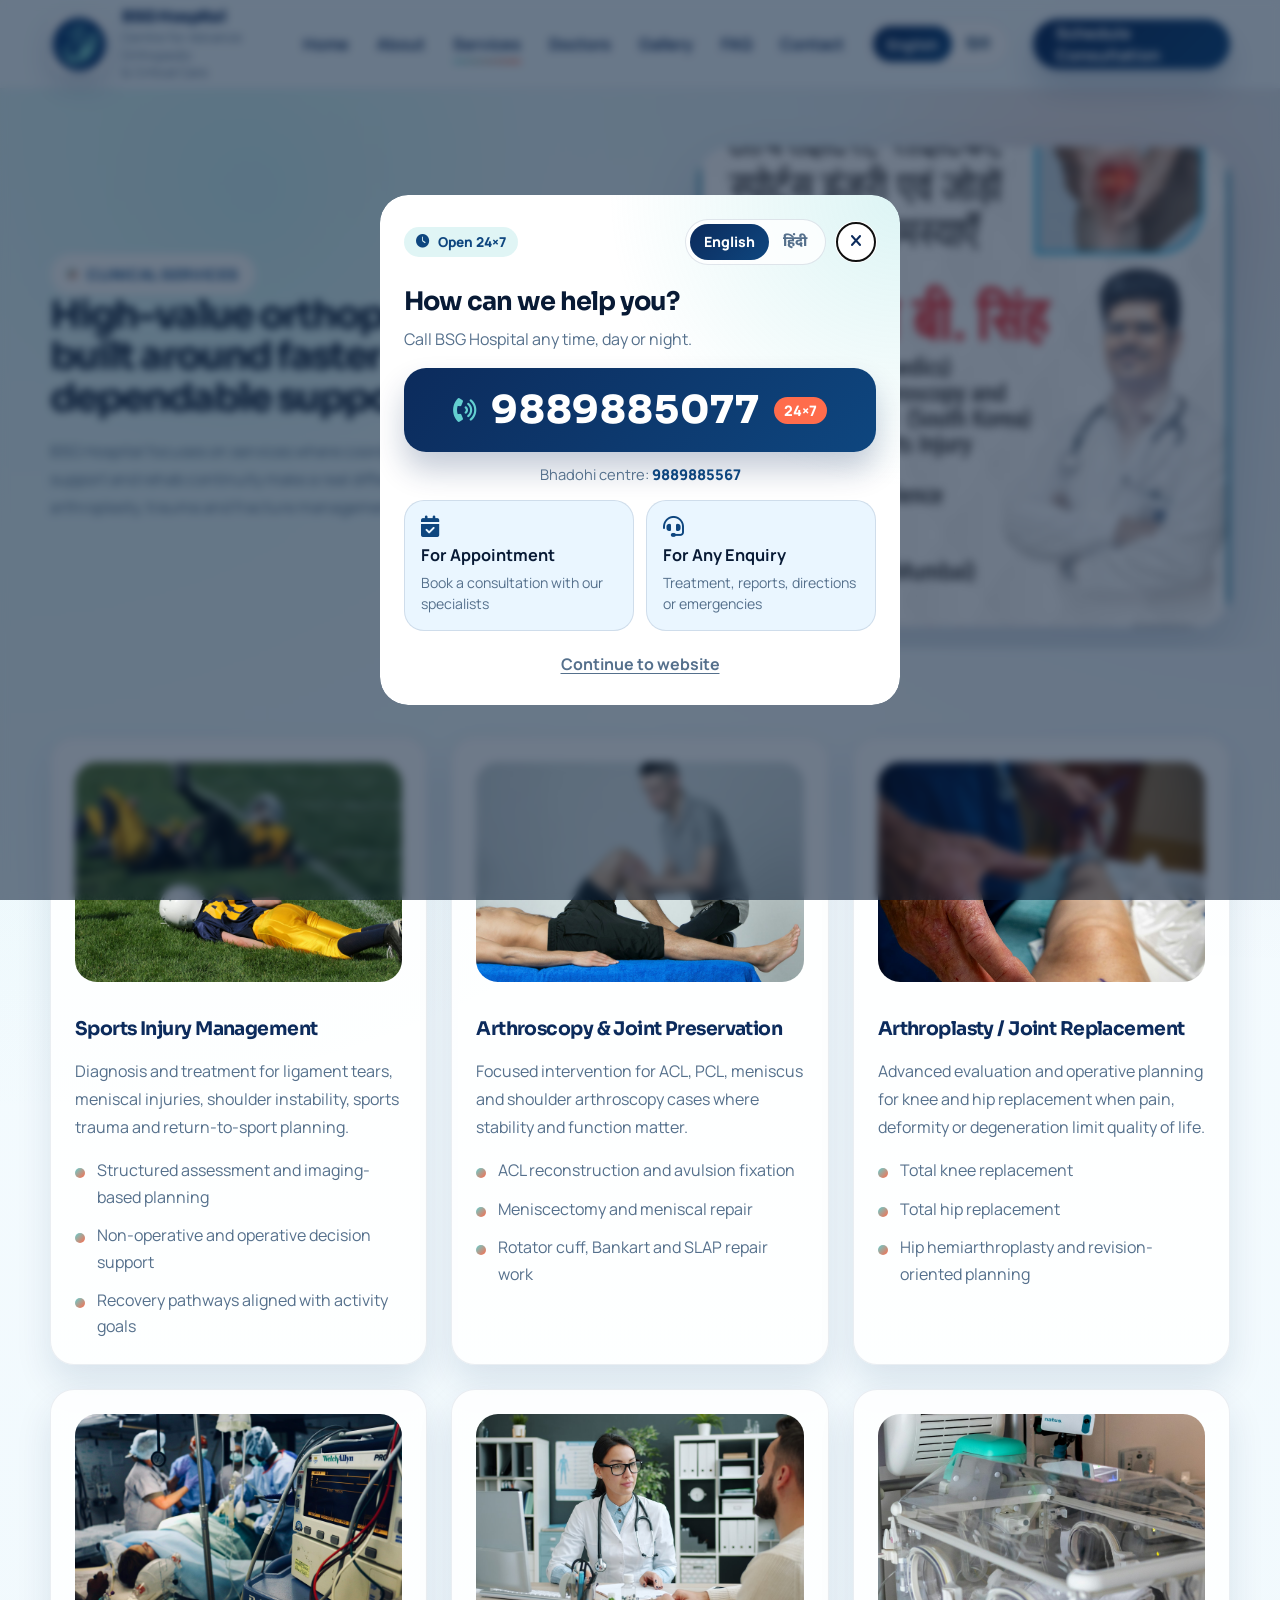
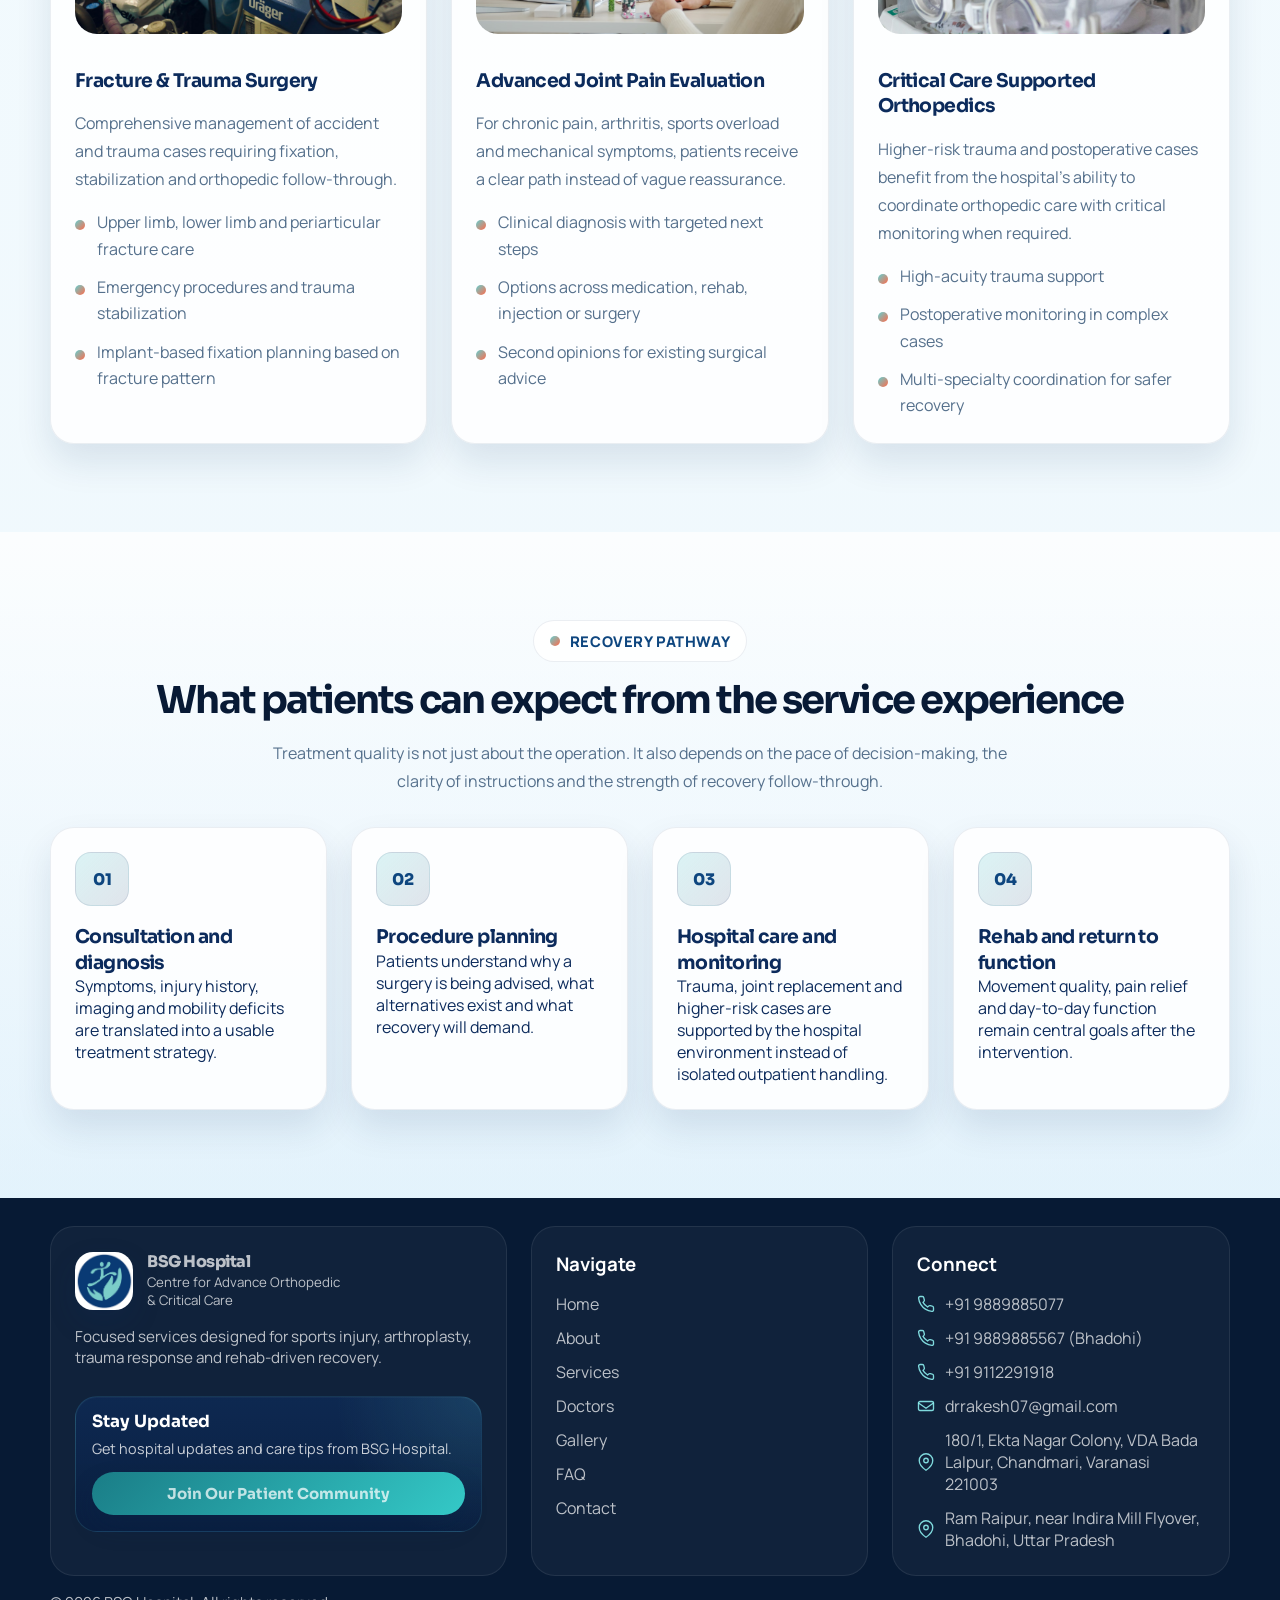
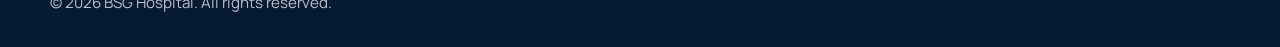
<file: services.html>
<!DOCTYPE html>
<html lang="en">
<head>
  <meta charset="UTF-8">
  <meta name="viewport" content="width=device-width, initial-scale=1.0">
  <meta name="description" content="BSG Hospital services include sports injury care, arthroscopy, arthroplasty, trauma management, fracture surgery, ICU support and physiotherapy-led recovery.">
  <title>Services | BSG Hospital</title>
  <link rel="icon" href="assets/img/bsg-local/brand-mark.jpg" type="image/jpeg">
  <link rel="stylesheet" href="assets/css/plugins/fontawesome.css">
  <link rel="stylesheet" href="assets/css/main.css">
  <script src="assets/js/i18n-hi.js" defer></script>
  <script src="assets/js/i18n.js" defer></script>
  <script src="assets/js/main.js" defer></script>
</head>
<body class="site-body is-loading" data-page="services">
  <div class="site-preloader" data-preloader aria-hidden="true">
    <div class="site-preloader-panel">
      <svg class="site-preloader-svg" viewBox="0 0 780 270" fill="none" xmlns="http://www.w3.org/2000/svg" role="img" aria-label="Loading BSG Orthocare">
        <defs>
          <linearGradient id="loaderGlow" x1="140" y1="50" x2="660" y2="220" gradientUnits="userSpaceOnUse">
            <stop stop-color="#0E467F"/>
            <stop offset="1" stop-color="#34C9C7"/>
          </linearGradient>
          <linearGradient id="loaderAccent" x1="88" y1="62" x2="194" y2="170" gradientUnits="userSpaceOnUse">
            <stop stop-color="#1DD0CA"/>
            <stop offset="1" stop-color="#0E467F"/>
          </linearGradient>
        </defs>
        <g opacity="0.18">
          <circle cx="140" cy="130" r="90" stroke="url(#loaderGlow)" stroke-width="2">
            <animate attributeName="r" values="82;96;82" dur="2.2s" repeatCount="indefinite"/>
            <animate attributeName="opacity" values="0.25;0.5;0.25" dur="2.2s" repeatCount="indefinite"/>
          </circle>
          <circle cx="140" cy="130" r="110" stroke="url(#loaderGlow)" stroke-width="2" stroke-dasharray="14 16">
            <animateTransform attributeName="transform" type="rotate" from="0 140 130" to="360 140 130" dur="8s" repeatCount="indefinite"/>
          </circle>
        </g>
        <rect x="34" y="24" width="712" height="220" rx="40" fill="white" fill-opacity="0.74" stroke="url(#loaderGlow)" stroke-opacity="0.14"/>
        <circle cx="140" cy="130" r="78" fill="url(#loaderAccent)"/>
        <circle cx="140" cy="130" r="66" fill="#163B82"/>
        <image href="assets/img/bsg-local/brand-mark.jpg" x="58" y="48" width="164" height="164" preserveAspectRatio="xMidYMid meet"/>
        <rect x="268" y="73" width="418" height="18" rx="9" fill="url(#loaderGlow)" opacity="0.14"/>
        <rect x="268" y="109" width="338" height="76" rx="24" fill="url(#loaderGlow)" opacity="0.08"/>
        <text x="286" y="88" fill="#13366B" font-family="Sora, Arial, sans-serif" font-size="31" font-weight="700" letter-spacing="0.04em">BSG ORTHOCARE</text>
        <text x="286" y="142" fill="#0E467F" font-family="Sora, Arial, sans-serif" font-size="68" font-weight="800" letter-spacing="-0.05em">Loading</text>
        <text x="286" y="190" fill="#4B6786" font-family="Manrope, Arial, sans-serif" font-size="25" font-weight="600">Orthopaedic &amp; Sports Injury Clinic</text>
        <circle cx="646" cy="142" r="18" fill="#34C9C7" opacity="0.24">
          <animate attributeName="r" values="18;28;18" dur="1.6s" repeatCount="indefinite"/>
          <animate attributeName="opacity" values="0.24;0.06;0.24" dur="1.6s" repeatCount="indefinite"/>
        </circle>
        <circle cx="646" cy="142" r="10" fill="#34C9C7">
          <animate attributeName="cy" values="142;134;142" dur="1.6s" repeatCount="indefinite"/>
        </circle>
      </svg>
      <div class="site-preloader-label">Preparing Your Visit</div>
      <div class="site-preloader-progress"><span></span></div>
    </div>
  </div>
  <header class="site-header">
    <div class="container nav-wrap">
      <a class="brand" href="index.html">
        <img class="brand-mark" src="assets/img/bsg-local/brand-mark.jpg" alt="BSG Hospital logo">
        <span class="brand-copy">
          <strong>BSG Hospital</strong>
          <span>Centre for Advance Orthopedic<br>&amp; Critical Care</span>
        </span>
      </a>
      <button class="nav-toggle" type="button" aria-label="Toggle navigation" aria-expanded="false" data-nav-toggle>
        <i class="fa-solid fa-bars"></i>
      </button>
      <nav class="site-nav" id="siteNav" aria-label="Main navigation">
        <a href="index.html">Home</a>
        <a href="about.html">About</a>
        <a class="active" href="services.html">Services</a>
        <a href="index.html#specialists">Doctors</a>
        <a href="Gallery.html">Gallery</a>
        <a href="faq.html">FAQ</a>
        <a href="contact.html">Contact</a>
      </nav>

      <div class="lang-switch" role="group" aria-label="Language">
        <button type="button" data-lang="en" aria-pressed="true"><span class="lang-full">English</span><span class="lang-short">EN</span></button>
        <button type="button" data-lang="hi" aria-pressed="false" lang="hi"><span class="lang-full">हिंदी</span><span class="lang-short">हिं</span></button>
      </div>
      <div class="nav-actions">
        <a class="btn btn-ghost" href="https://drrakeshbs.exlyapp.com/d0840bde-e72e-41d0-b3d3-5908b804f4e7" target="_blank" rel="noopener noreferrer">Schedule Consultation</a>
      </div>
    </div>
  </header>

  <main>
    <section class="page-hero">
      <div class="container split-grid">
        <div class="reveal">
          <span class="page-kicker">Clinical Services</span>
          <h1 class="page-title">High-value orthopedic services built around faster recovery and dependable support</h1>
          <p class="section-copy" style="margin-top:18px;">BSG Hospital focuses on services where coordinated surgical planning, hospital support and rehab continuity make a real difference: sports injury care, arthroscopy, arthroplasty, trauma and fracture management, and critical care-backed recovery.</p>
        </div>
        <div class="split-media-stack reveal">
          <img class="primary" src="assets/img/bsg-local/hospital-banner-vertical.jpg" alt="BSG Hospital service banner">
        </div>
      </div>
    </section>

    <section class="section">
      <div class="container">
        <div class="cards">
          <article class="card reveal">
            <img class="card-media" src="assets/img/bsg-web/sports-injury-field.jpg" alt="Sports injury">
            <h3>Sports Injury Management</h3>
            <p>Diagnosis and treatment for ligament tears, meniscal injuries, shoulder instability, sports trauma and return-to-sport planning.</p>
            <ul>
              <li>Structured assessment and imaging-based planning</li>
              <li>Non-operative and operative decision support</li>
              <li>Recovery pathways aligned with activity goals</li>
            </ul>
          </article>
          <article class="card reveal">
            <img class="card-media" src="assets/img/bsg-web/rehabilitation-knee.jpg" alt="Knee rehabilitation">
            <h3>Arthroscopy &amp; Joint Preservation</h3>
            <p>Focused intervention for ACL, PCL, meniscus and shoulder arthroscopy cases where stability and function matter.</p>
            <ul>
              <li>ACL reconstruction and avulsion fixation</li>
              <li>Meniscectomy and meniscal repair</li>
              <li>Rotator cuff, Bankart and SLAP repair work</li>
            </ul>
          </article>
          <article class="card reveal">
            <img class="card-media arthroplasty-card-media" src="assets/img/bsg-web/arthroplasty-knee-replacement.jpg" alt="Doctor preparing a patient for knee replacement surgery">
            <h3>Arthroplasty / Joint Replacement</h3>
            <p>Advanced evaluation and operative planning for knee and hip replacement when pain, deformity or degeneration limit quality of life.</p>
            <ul>
              <li>Total knee replacement</li>
              <li>Total hip replacement</li>
              <li>Hip hemiarthroplasty and revision-oriented planning</li>
            </ul>
          </article>
          <article class="card reveal">
            <img class="card-media" src="assets/img/bsg-web/orthopedic-surgery-team.jpg" alt="Orthopedic trauma surgery team">
            <h3>Fracture &amp; Trauma Surgery</h3>
            <p>Comprehensive management of accident and trauma cases requiring fixation, stabilization and orthopedic follow-through.</p>
            <ul>
              <li>Upper limb, lower limb and periarticular fracture care</li>
              <li>Emergency procedures and trauma stabilization</li>
              <li>Implant-based fixation planning based on fracture pattern</li>
            </ul>
          </article>
          <article class="card reveal">
            <img class="card-media" src="assets/img/bsg-web/surgical-decision-consultation.jpg" alt="Doctor consulting a patient about treatment options">
            <h3>Advanced Joint Pain Evaluation</h3>
            <p>For chronic pain, arthritis, sports overload and mechanical symptoms, patients receive a clear path instead of vague reassurance.</p>
            <ul>
              <li>Clinical diagnosis with targeted next steps</li>
              <li>Options across medication, rehab, injection or surgery</li>
              <li>Second opinions for existing surgical advice</li>
            </ul>
          </article>
          <article class="card reveal">
            <img class="card-media" src="assets/img/bsg-web/critical-care-icu.jpg" alt="Critical care and ICU support">
            <h3>Critical Care Supported Orthopedics</h3>
            <p>Higher-risk trauma and postoperative cases benefit from the hospital’s ability to coordinate orthopedic care with critical monitoring when required.</p>
            <ul>
              <li>High-acuity trauma support</li>
              <li>Postoperative monitoring in complex cases</li>
              <li>Multi-specialty coordination for safer recovery</li>
            </ul>
          </article>
        </div>
      </div>
    </section>

    <section class="section section-alt">
      <div class="container">
        <div class="section-heading centered reveal">
          <span class="eyebrow">Recovery Pathway</span>
          <h2 class="section-title">What patients can expect from the service experience</h2>
          <p class="section-copy">Treatment quality is not just about the operation. It also depends on the pace of decision-making, the clarity of instructions and the strength of recovery follow-through.</p>
        </div>
        <div class="process-grid">
          <article class="process-card reveal">
            <span class="process-index">01</span>
            <h3>Consultation and diagnosis</h3>
            <p>Symptoms, injury history, imaging and mobility deficits are translated into a usable treatment strategy.</p>
          </article>
          <article class="process-card reveal">
            <span class="process-index">02</span>
            <h3>Procedure planning</h3>
            <p>Patients understand why a surgery is being advised, what alternatives exist and what recovery will demand.</p>
          </article>
          <article class="process-card reveal">
            <span class="process-index">03</span>
            <h3>Hospital care and monitoring</h3>
            <p>Trauma, joint replacement and higher-risk cases are supported by the hospital environment instead of isolated outpatient handling.</p>
          </article>
          <article class="process-card reveal">
            <span class="process-index">04</span>
            <h3>Rehab and return to function</h3>
            <p>Movement quality, pain relief and day-to-day function remain central goals after the intervention.</p>
          </article>
        </div>
      </div>
    </section>
  </main>

  <footer class="footer">
    <div class="container footer-grid">
      <div class="footer-card">
        <a class="brand" href="index.html">
          <img class="brand-mark" src="assets/img/bsg-local/brand-mark.jpg" alt="BSG Hospital logo">
          <span class="brand-copy">
            <strong>BSG Hospital</strong>
            <span>Centre for Advance Orthopedic<br>&amp; Critical Care</span>
          </span>
        </a>
        <p class="footer-note">Focused services designed for sports injury, arthroplasty, trauma response and rehab-driven recovery.</p>
        <div class="footer-mini-cta">
          <h3 class="footer-mini-cta-title">Stay Updated</h3>
          <p class="footer-mini-cta-text">Get hospital updates and care tips from BSG Hospital.</p>
          <a class="footer-mini-cta-button" href="contact.html">Join Our Patient Community</a>
        </div>
      </div>
      <div class="footer-card">
        <h3>Navigate</h3>
        <div class="footer-links">
          <a href="index.html">Home</a>
          <a href="about.html">About</a>
          <a href="services.html">Services</a>
          <a href="index.html#specialists">Doctors</a>
          <a href="Gallery.html">Gallery</a>
          <a href="faq.html">FAQ</a>
          <a href="contact.html">Contact</a>
        </div>
      </div>
      <div class="footer-card">
        <h3>Connect</h3>
        <div class="footer-links">
          <a class="footer-icon-link" href="tel:+919889885077"><span class="footer-link-icon" aria-hidden="true"><svg viewBox="0 0 24 24" fill="none"><path d="M22 16.92v3a2 2 0 0 1-2.18 2 19.8 19.8 0 0 1-8.63-3.07 19.5 19.5 0 0 1-6-6A19.8 19.8 0 0 1 2.12 4.18 2 2 0 0 1 4.11 2h3a2 2 0 0 1 2 1.72c.12.9.33 1.78.63 2.61a2 2 0 0 1-.45 2.11L8 9.91a16 16 0 0 0 6.09 6.09l1.47-1.29a2 2 0 0 1 2.11-.45c.83.3 1.71.51 2.61.63A2 2 0 0 1 22 16.92Z" stroke-width="1.8" stroke-linecap="round" stroke-linejoin="round"/></svg></span><span>+91 9889885077</span></a>
          <a class="footer-icon-link" href="tel:+919889885567"><span class="footer-link-icon" aria-hidden="true"><svg viewBox="0 0 24 24" fill="none"><path d="M22 16.92v3a2 2 0 0 1-2.18 2 19.8 19.8 0 0 1-8.63-3.07 19.5 19.5 0 0 1-6-6A19.8 19.8 0 0 1 2.12 4.18 2 2 0 0 1 4.11 2h3a2 2 0 0 1 2 1.72c.12.9.33 1.78.63 2.61a2 2 0 0 1-.45 2.11L8 9.91a16 16 0 0 0 6.09 6.09l1.47-1.29a2 2 0 0 1 2.11-.45c.83.3 1.71.51 2.61.63A2 2 0 0 1 22 16.92Z" stroke-width="1.8" stroke-linecap="round" stroke-linejoin="round"/></svg></span><span>+91 9889885567 (Bhadohi)</span></a>
          <a class="footer-icon-link" href="tel:+919112291918"><span class="footer-link-icon" aria-hidden="true"><svg viewBox="0 0 24 24" fill="none"><path d="M22 16.92v3a2 2 0 0 1-2.18 2 19.8 19.8 0 0 1-8.63-3.07 19.5 19.5 0 0 1-6-6A19.8 19.8 0 0 1 2.12 4.18 2 2 0 0 1 4.11 2h3a2 2 0 0 1 2 1.72c.12.9.33 1.78.63 2.61a2 2 0 0 1-.45 2.11L8 9.91a16 16 0 0 0 6.09 6.09l1.47-1.29a2 2 0 0 1 2.11-.45c.83.3 1.71.51 2.61.63A2 2 0 0 1 22 16.92Z" stroke-width="1.8" stroke-linecap="round" stroke-linejoin="round"/></svg></span><span>+91 9112291918</span></a>
          <a class="footer-icon-link" href="mailto:drrakesh07@gmail.com"><span class="footer-link-icon" aria-hidden="true"><svg viewBox="0 0 24 24" fill="none"><path d="M4 6h16a2 2 0 0 1 2 2v8a2 2 0 0 1-2 2H4a2 2 0 0 1-2-2V8a2 2 0 0 1 2-2Z" stroke-width="1.8" stroke-linecap="round" stroke-linejoin="round"/><path d="m22 8-10 7L2 8" stroke-width="1.8" stroke-linecap="round" stroke-linejoin="round"/></svg></span><span>drrakesh07@gmail.com</span></a>
          <a class="footer-icon-link" href="https://www.google.com/maps/search/?api=1&amp;query=BSG+Hospital,+180%2F1+Ekta+Nagar+Colony,+Bada+Lalpur,+Chandmari,+Varanasi+221003" target="_blank" rel="noopener"><span class="footer-link-icon" aria-hidden="true"><svg viewBox="0 0 24 24" fill="none"><path d="M21 10c0 7-9 13-9 13S3 17 3 10a9 9 0 1 1 18 0Z" stroke-width="1.8" stroke-linecap="round" stroke-linejoin="round"/><circle cx="12" cy="10" r="3" stroke-width="1.8"/></svg></span><span>180/1, Ekta Nagar Colony, VDA Bada Lalpur, Chandmari, Varanasi 221003</span></a>
          <a class="footer-icon-link" href="https://www.google.com/maps/search/?api=1&amp;query=BSG+Hospital,+Bhadohi+Nagar+Palika,+Uttar+Pradesh" target="_blank" rel="noopener"><span class="footer-link-icon" aria-hidden="true"><svg viewBox="0 0 24 24" fill="none"><path d="M21 10c0 7-9 13-9 13S3 17 3 10a9 9 0 1 1 18 0Z" stroke-width="1.8" stroke-linecap="round" stroke-linejoin="round"/><circle cx="12" cy="10" r="3" stroke-width="1.8"/></svg></span><span>Ram Raipur, near Indira Mill Flyover, Bhadohi, Uttar Pradesh</span></a>
        </div>
      </div>
    </div>
    <div class="container">
      <p class="footer-note">© <span data-year></span> BSG Hospital. All rights reserved.</p>
    </div>
  </footer>
  <dialog class="welcome-popup" aria-labelledby="welcomePopupTitle" data-welcome-popup>
    <div class="welcome-popup-panel">
      <div class="welcome-popup-top">
        <span class="welcome-popup-badge"><i class="fa-solid fa-clock"></i>Open 24×7</span>
        <div class="lang-switch" role="group" aria-label="Language">
          <button type="button" data-lang="en" aria-pressed="true"><span class="lang-full">English</span><span class="lang-short">EN</span></button>
          <button type="button" data-lang="hi" aria-pressed="false" lang="hi"><span class="lang-full">हिंदी</span><span class="lang-short">हिं</span></button>
        </div>
        <button class="welcome-popup-close" type="button" aria-label="Close" data-welcome-close autofocus><i class="fa-solid fa-xmark"></i></button>
      </div>
      <h2 class="welcome-popup-title" id="welcomePopupTitle">How can we help you?</h2>
      <p class="welcome-popup-copy">Call BSG Hospital any time, day or night.</p>
      <a class="welcome-popup-number" href="tel:+919889885077">
        <i class="fa-solid fa-phone-volume"></i>
        <span class="welcome-popup-digits">9889885077</span>
        <span class="welcome-popup-hours">24×7</span>
      </a>
      <p class="welcome-popup-alt">Bhadohi centre: <a href="tel:+919889885567">9889885567</a></p>
      <div class="welcome-popup-options">
        <a class="welcome-popup-option" href="tel:+919889885077">
          <i class="fa-solid fa-calendar-check"></i>
          <strong>For Appointment</strong>
          <span>Book a consultation with our specialists</span>
        </a>
        <a class="welcome-popup-option" href="tel:+919889885077">
          <i class="fa-solid fa-headset"></i>
          <strong>For Any Enquiry</strong>
          <span>Treatment, reports, directions or emergencies</span>
        </a>
      </div>
      <button class="welcome-popup-skip" type="button" data-welcome-close>Continue to website</button>
    </div>
  </dialog>
</body>
</html>
</file>
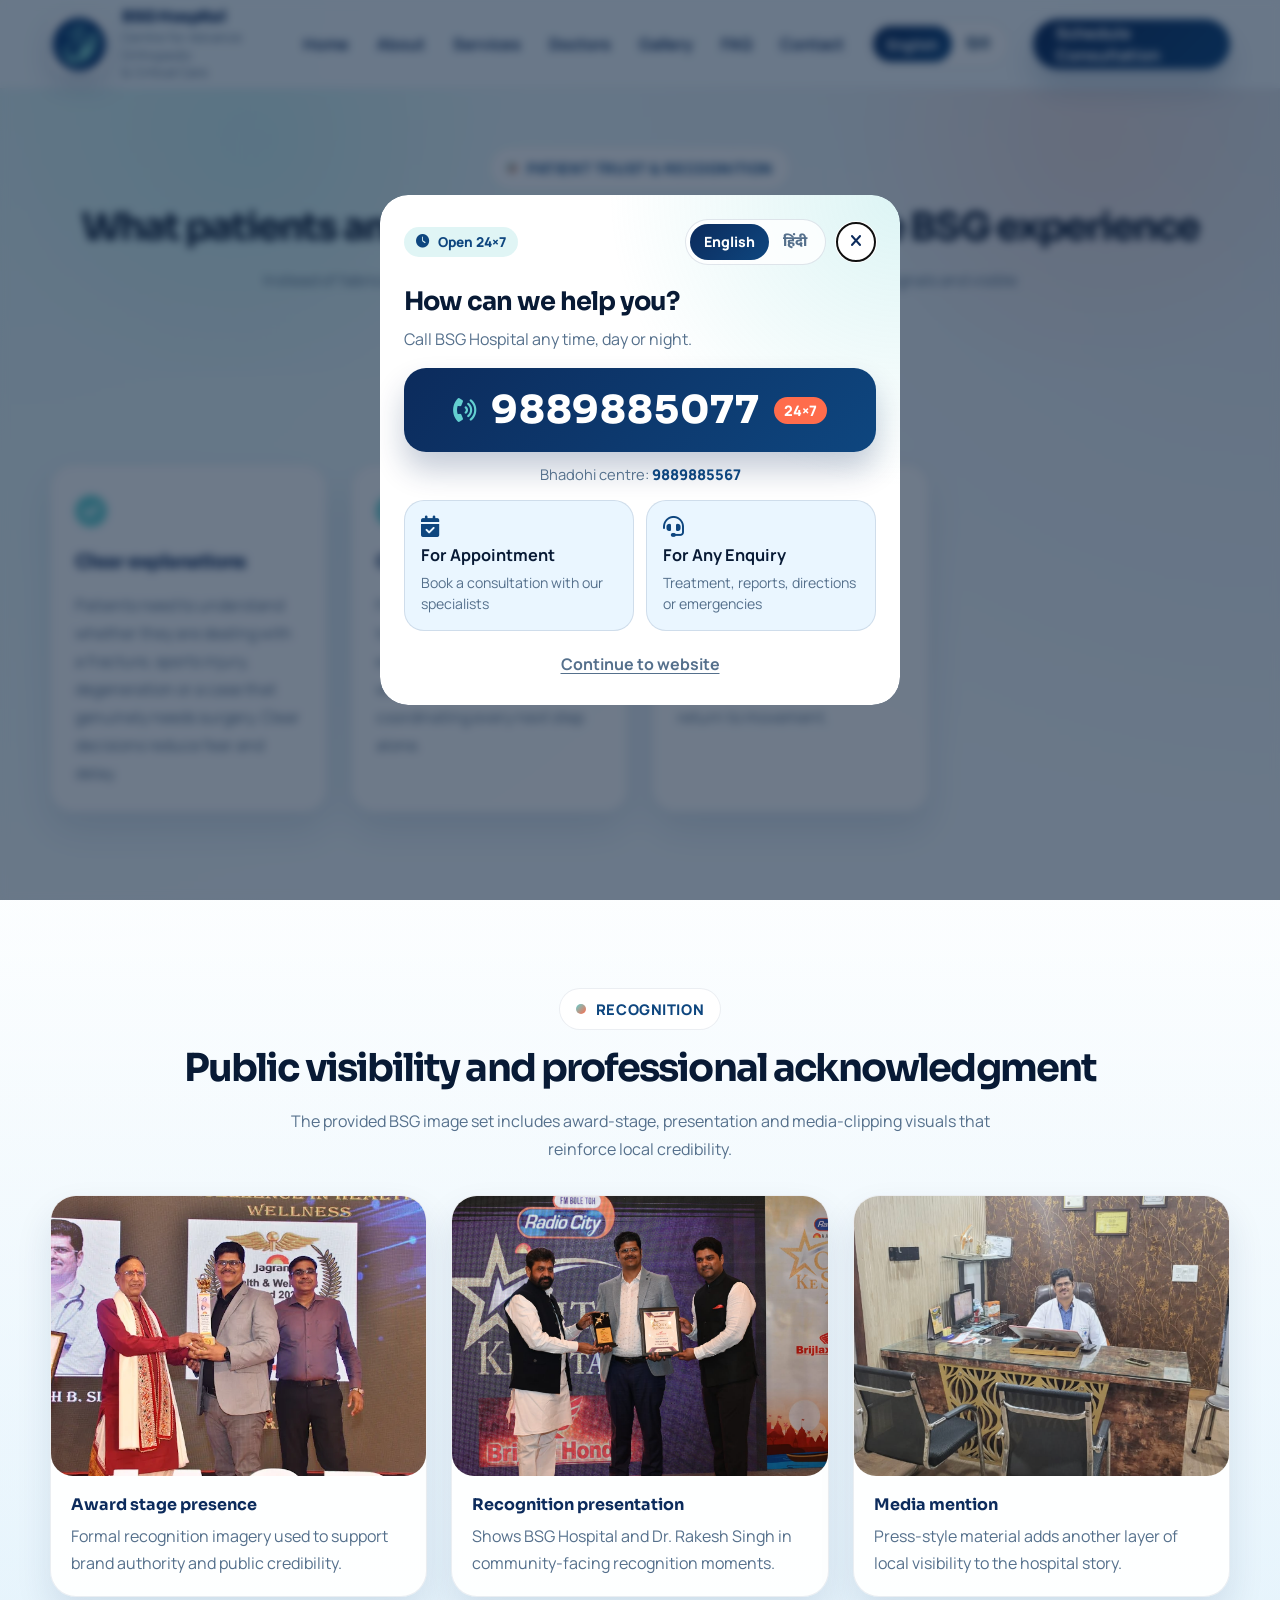
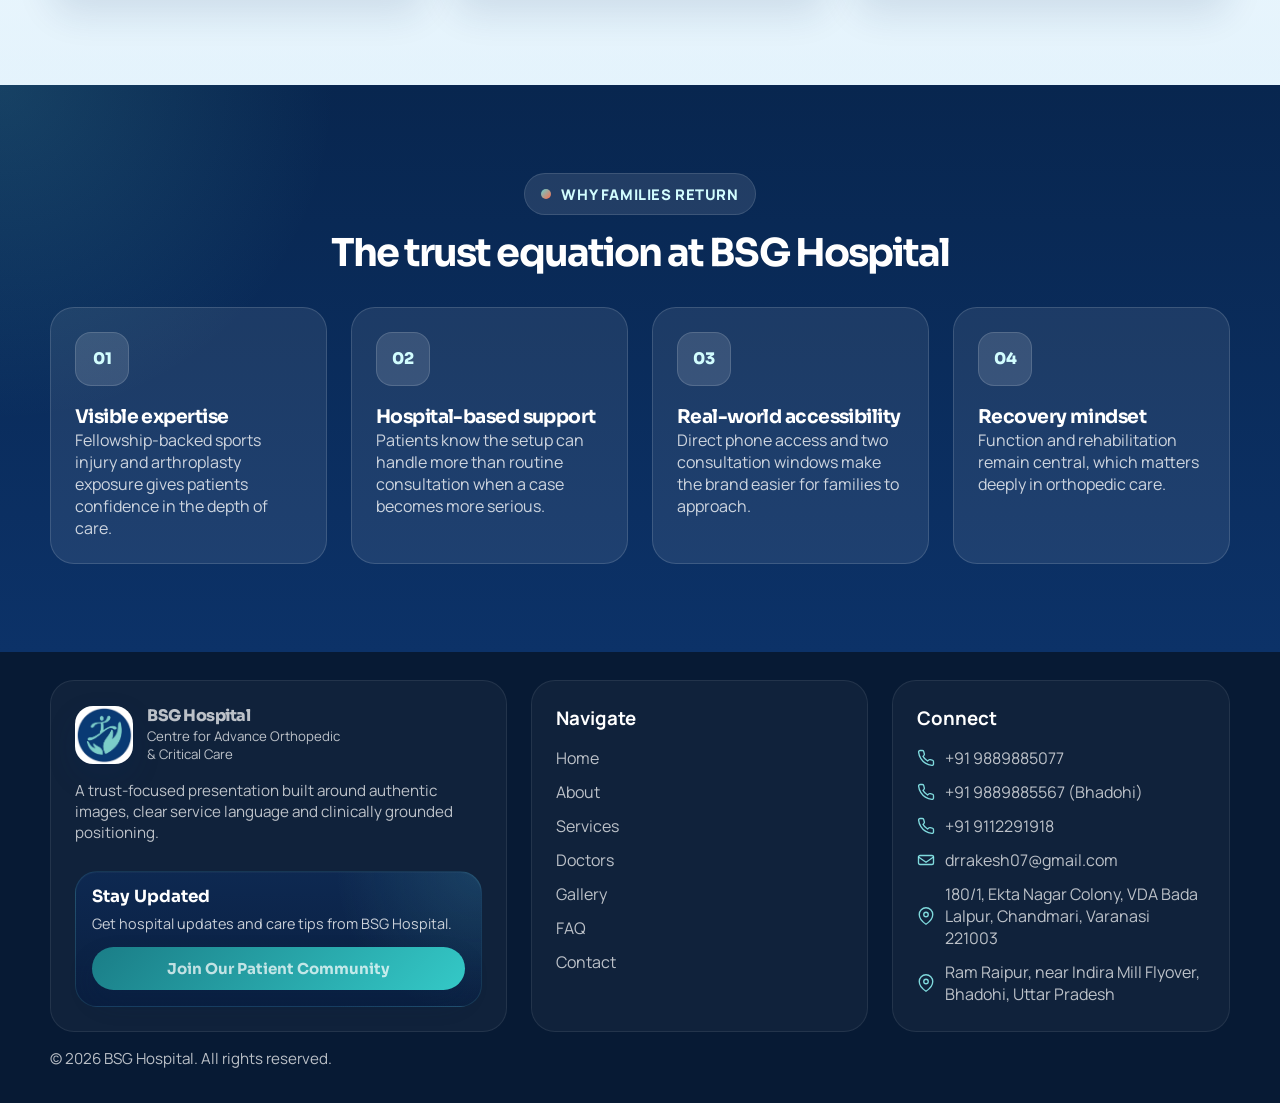
<file: testimonial.html>
<!DOCTYPE html>
<html lang="en">
<head>
  <meta charset="UTF-8">
  <meta name="viewport" content="width=device-width, initial-scale=1.0">
  <meta name="description" content="Patient trust, care values and recognition highlights for BSG Hospital.">
  <title>Patient Trust &amp; Recognition | BSG Hospital</title>
  <link rel="icon" href="assets/img/bsg-local/brand-mark.jpg" type="image/jpeg">
  <link rel="stylesheet" href="assets/css/plugins/fontawesome.css">
  <link rel="stylesheet" href="assets/css/main.css">
  <script src="assets/js/i18n-hi.js" defer></script>
  <script src="assets/js/i18n.js" defer></script>
  <script src="assets/js/main.js" defer></script>
</head>
<body class="site-body is-loading" data-page="trust">
  <div class="site-preloader" data-preloader aria-hidden="true">
    <div class="site-preloader-panel">
      <svg class="site-preloader-svg" viewBox="0 0 780 270" fill="none" xmlns="http://www.w3.org/2000/svg" role="img" aria-label="Loading BSG Orthocare">
        <defs>
          <linearGradient id="loaderGlow" x1="140" y1="50" x2="660" y2="220" gradientUnits="userSpaceOnUse">
            <stop stop-color="#0E467F"/>
            <stop offset="1" stop-color="#34C9C7"/>
          </linearGradient>
          <linearGradient id="loaderAccent" x1="88" y1="62" x2="194" y2="170" gradientUnits="userSpaceOnUse">
            <stop stop-color="#1DD0CA"/>
            <stop offset="1" stop-color="#0E467F"/>
          </linearGradient>
        </defs>
        <g opacity="0.18">
          <circle cx="140" cy="130" r="90" stroke="url(#loaderGlow)" stroke-width="2">
            <animate attributeName="r" values="82;96;82" dur="2.2s" repeatCount="indefinite"/>
            <animate attributeName="opacity" values="0.25;0.5;0.25" dur="2.2s" repeatCount="indefinite"/>
          </circle>
          <circle cx="140" cy="130" r="110" stroke="url(#loaderGlow)" stroke-width="2" stroke-dasharray="14 16">
            <animateTransform attributeName="transform" type="rotate" from="0 140 130" to="360 140 130" dur="8s" repeatCount="indefinite"/>
          </circle>
        </g>
        <rect x="34" y="24" width="712" height="220" rx="40" fill="white" fill-opacity="0.74" stroke="url(#loaderGlow)" stroke-opacity="0.14"/>
        <circle cx="140" cy="130" r="78" fill="url(#loaderAccent)"/>
        <circle cx="140" cy="130" r="66" fill="#163B82"/>
        <image href="assets/img/bsg-local/brand-mark.jpg" x="58" y="48" width="164" height="164" preserveAspectRatio="xMidYMid meet"/>
        <rect x="268" y="73" width="418" height="18" rx="9" fill="url(#loaderGlow)" opacity="0.14"/>
        <rect x="268" y="109" width="338" height="76" rx="24" fill="url(#loaderGlow)" opacity="0.08"/>
        <text x="286" y="88" fill="#13366B" font-family="Sora, Arial, sans-serif" font-size="31" font-weight="700" letter-spacing="0.04em">BSG ORTHOCARE</text>
        <text x="286" y="142" fill="#0E467F" font-family="Sora, Arial, sans-serif" font-size="68" font-weight="800" letter-spacing="-0.05em">Loading</text>
        <text x="286" y="190" fill="#4B6786" font-family="Manrope, Arial, sans-serif" font-size="25" font-weight="600">Orthopaedic &amp; Sports Injury Clinic</text>
        <circle cx="646" cy="142" r="18" fill="#34C9C7" opacity="0.24">
          <animate attributeName="r" values="18;28;18" dur="1.6s" repeatCount="indefinite"/>
          <animate attributeName="opacity" values="0.24;0.06;0.24" dur="1.6s" repeatCount="indefinite"/>
        </circle>
        <circle cx="646" cy="142" r="10" fill="#34C9C7">
          <animate attributeName="cy" values="142;134;142" dur="1.6s" repeatCount="indefinite"/>
        </circle>
      </svg>
      <div class="site-preloader-label">Preparing Your Visit</div>
      <div class="site-preloader-progress"><span></span></div>
    </div>
  </div>
  <header class="site-header">
    <div class="container nav-wrap">
      <a class="brand" href="index.html">
        <img class="brand-mark" src="assets/img/bsg-local/brand-mark.jpg" alt="BSG Hospital logo">
        <span class="brand-copy">
          <strong>BSG Hospital</strong>
          <span>Centre for Advance Orthopedic<br>&amp; Critical Care</span>
        </span>
      </a>
      <button class="nav-toggle" type="button" aria-label="Toggle navigation" aria-expanded="false" data-nav-toggle>
        <i class="fa-solid fa-bars"></i>
      </button>
      <nav class="site-nav" id="siteNav" aria-label="Main navigation">
        <a href="index.html">Home</a>
        <a href="about.html">About</a>
        <a href="services.html">Services</a>
        <a href="index.html#specialists">Doctors</a>
        <a href="Gallery.html">Gallery</a>
        <a href="faq.html">FAQ</a>
        <a href="contact.html">Contact</a>
      </nav>

      <div class="lang-switch" role="group" aria-label="Language">
        <button type="button" data-lang="en" aria-pressed="true"><span class="lang-full">English</span><span class="lang-short">EN</span></button>
        <button type="button" data-lang="hi" aria-pressed="false" lang="hi"><span class="lang-full">हिंदी</span><span class="lang-short">हिं</span></button>
      </div>
      <div class="nav-actions">
        <a class="btn btn-ghost" href="https://drrakeshbs.exlyapp.com/d0840bde-e72e-41d0-b3d3-5908b804f4e7" target="_blank" rel="noopener noreferrer">Schedule Consultation</a>
      </div>
    </div>
  </header>

  <main>
    <section class="page-hero">
      <div class="container">
        <div class="section-heading centered reveal">
          <span class="page-kicker">Patient Trust &amp; Recognition</span>
          <h1 class="page-title">What patients and families usually value in the BSG experience</h1>
          <p class="section-copy">Instead of fabricated testimonials, this page highlights the care qualities, recognition signals and visible strengths that shape confidence in the hospital.</p>
        </div>
      </div>
    </section>

    <section class="section">
      <div class="container">
        <div class="quote-grid">
          <article class="card reveal">
            <div class="quote-mark"><i class="fa-solid fa-circle-check"></i></div>
            <h3>Clear explanations</h3>
            <p>Patients need to understand whether they are dealing with a fracture, sports injury, degeneration or a case that genuinely needs surgery. Clear decisions reduce fear and delay.</p>
          </article>
          <article class="card reveal">
            <div class="quote-mark"><i class="fa-solid fa-circle-check"></i></div>
            <h3>One connected pathway</h3>
            <p>From consultation to operation to rehabilitation, the experience feels stronger when the patient is not left coordinating every next step alone.</p>
          </article>
          <article class="card reveal">
            <div class="quote-mark"><i class="fa-solid fa-circle-check"></i></div>
            <h3>Respect for function</h3>
            <p>The goal is not only radiological correction. It is pain relief, confidence, joint function and a meaningful return to movement.</p>
          </article>
        </div>
      </div>
    </section>

    <section class="section section-alt">
      <div class="container">
        <div class="section-heading centered reveal">
          <span class="eyebrow">Recognition</span>
          <h2 class="section-title">Public visibility and professional acknowledgment</h2>
          <p class="section-copy">The provided BSG image set includes award-stage, presentation and media-clipping visuals that reinforce local credibility.</p>
        </div>
        <div class="gallery-grid">
          <article class="gallery-card reveal">
            <img src="assets/img/bsg-local/award-stage.webp" alt="Award stage">
            <div class="gallery-caption">
              <strong>Award stage presence</strong>
              <span>Formal recognition imagery used to support brand authority and public credibility.</span>
            </div>
          </article>
          <article class="gallery-card reveal">
            <img src="assets/img/bsg-local/award-present.jpeg" alt="Award presentation">
            <div class="gallery-caption">
              <strong>Recognition presentation</strong>
              <span>Shows BSG Hospital and Dr. Rakesh Singh in community-facing recognition moments.</span>
            </div>
          </article>
          <article class="gallery-card reveal">
            <img src="assets/img/bsg-local/news-clip.png" alt="Newspaper clipping">
            <div class="gallery-caption">
              <strong>Media mention</strong>
              <span>Press-style material adds another layer of local visibility to the hospital story.</span>
            </div>
          </article>
        </div>
      </div>
    </section>

    <section class="section section-dark">
      <div class="container">
        <div class="section-heading centered reveal">
          <span class="eyebrow">Why Families Return</span>
          <h2 class="section-title">The trust equation at BSG Hospital</h2>
        </div>
        <div class="process-grid">
          <article class="process-card reveal">
            <span class="process-index">01</span>
            <h3>Visible expertise</h3>
            <p>Fellowship-backed sports injury and arthroplasty exposure gives patients confidence in the depth of care.</p>
          </article>
          <article class="process-card reveal">
            <span class="process-index">02</span>
            <h3>Hospital-based support</h3>
            <p>Patients know the setup can handle more than routine consultation when a case becomes more serious.</p>
          </article>
          <article class="process-card reveal">
            <span class="process-index">03</span>
            <h3>Real-world accessibility</h3>
            <p>Direct phone access and two consultation windows make the brand easier for families to approach.</p>
          </article>
          <article class="process-card reveal">
            <span class="process-index">04</span>
            <h3>Recovery mindset</h3>
            <p>Function and rehabilitation remain central, which matters deeply in orthopedic care.</p>
          </article>
        </div>
      </div>
    </section>
  </main>

  <footer class="footer">
    <div class="container footer-grid">
      <div class="footer-card">
        <a class="brand" href="index.html">
          <img class="brand-mark" src="assets/img/bsg-local/brand-mark.jpg" alt="BSG Hospital logo">
          <span class="brand-copy">
            <strong>BSG Hospital</strong>
            <span>Centre for Advance Orthopedic<br>&amp; Critical Care</span>
          </span>
        </a>
        <p class="footer-note">A trust-focused presentation built around authentic images, clear service language and clinically grounded positioning.</p>
        <div class="footer-mini-cta">
          <h3 class="footer-mini-cta-title">Stay Updated</h3>
          <p class="footer-mini-cta-text">Get hospital updates and care tips from BSG Hospital.</p>
          <a class="footer-mini-cta-button" href="contact.html">Join Our Patient Community</a>
        </div>
      </div>
      <div class="footer-card">
        <h3>Navigate</h3>
        <div class="footer-links">
          <a href="index.html">Home</a>
          <a href="about.html">About</a>
          <a href="services.html">Services</a>
          <a href="index.html#specialists">Doctors</a>
          <a href="Gallery.html">Gallery</a>
          <a href="faq.html">FAQ</a>
          <a href="contact.html">Contact</a>
        </div>
      </div>
      <div class="footer-card">
        <h3>Connect</h3>
        <div class="footer-links">
          <a class="footer-icon-link" href="tel:+919889885077"><span class="footer-link-icon" aria-hidden="true"><svg viewBox="0 0 24 24" fill="none"><path d="M22 16.92v3a2 2 0 0 1-2.18 2 19.8 19.8 0 0 1-8.63-3.07 19.5 19.5 0 0 1-6-6A19.8 19.8 0 0 1 2.12 4.18 2 2 0 0 1 4.11 2h3a2 2 0 0 1 2 1.72c.12.9.33 1.78.63 2.61a2 2 0 0 1-.45 2.11L8 9.91a16 16 0 0 0 6.09 6.09l1.47-1.29a2 2 0 0 1 2.11-.45c.83.3 1.71.51 2.61.63A2 2 0 0 1 22 16.92Z" stroke-width="1.8" stroke-linecap="round" stroke-linejoin="round"/></svg></span><span>+91 9889885077</span></a>
          <a class="footer-icon-link" href="tel:+919889885567"><span class="footer-link-icon" aria-hidden="true"><svg viewBox="0 0 24 24" fill="none"><path d="M22 16.92v3a2 2 0 0 1-2.18 2 19.8 19.8 0 0 1-8.63-3.07 19.5 19.5 0 0 1-6-6A19.8 19.8 0 0 1 2.12 4.18 2 2 0 0 1 4.11 2h3a2 2 0 0 1 2 1.72c.12.9.33 1.78.63 2.61a2 2 0 0 1-.45 2.11L8 9.91a16 16 0 0 0 6.09 6.09l1.47-1.29a2 2 0 0 1 2.11-.45c.83.3 1.71.51 2.61.63A2 2 0 0 1 22 16.92Z" stroke-width="1.8" stroke-linecap="round" stroke-linejoin="round"/></svg></span><span>+91 9889885567 (Bhadohi)</span></a>
          <a class="footer-icon-link" href="tel:+919112291918"><span class="footer-link-icon" aria-hidden="true"><svg viewBox="0 0 24 24" fill="none"><path d="M22 16.92v3a2 2 0 0 1-2.18 2 19.8 19.8 0 0 1-8.63-3.07 19.5 19.5 0 0 1-6-6A19.8 19.8 0 0 1 2.12 4.18 2 2 0 0 1 4.11 2h3a2 2 0 0 1 2 1.72c.12.9.33 1.78.63 2.61a2 2 0 0 1-.45 2.11L8 9.91a16 16 0 0 0 6.09 6.09l1.47-1.29a2 2 0 0 1 2.11-.45c.83.3 1.71.51 2.61.63A2 2 0 0 1 22 16.92Z" stroke-width="1.8" stroke-linecap="round" stroke-linejoin="round"/></svg></span><span>+91 9112291918</span></a>
          <a class="footer-icon-link" href="mailto:drrakesh07@gmail.com"><span class="footer-link-icon" aria-hidden="true"><svg viewBox="0 0 24 24" fill="none"><path d="M4 6h16a2 2 0 0 1 2 2v8a2 2 0 0 1-2 2H4a2 2 0 0 1-2-2V8a2 2 0 0 1 2-2Z" stroke-width="1.8" stroke-linecap="round" stroke-linejoin="round"/><path d="m22 8-10 7L2 8" stroke-width="1.8" stroke-linecap="round" stroke-linejoin="round"/></svg></span><span>drrakesh07@gmail.com</span></a>
          <a class="footer-icon-link" href="https://www.google.com/maps/search/?api=1&amp;query=BSG+Hospital,+180%2F1+Ekta+Nagar+Colony,+Bada+Lalpur,+Chandmari,+Varanasi+221003" target="_blank" rel="noopener"><span class="footer-link-icon" aria-hidden="true"><svg viewBox="0 0 24 24" fill="none"><path d="M21 10c0 7-9 13-9 13S3 17 3 10a9 9 0 1 1 18 0Z" stroke-width="1.8" stroke-linecap="round" stroke-linejoin="round"/><circle cx="12" cy="10" r="3" stroke-width="1.8"/></svg></span><span>180/1, Ekta Nagar Colony, VDA Bada Lalpur, Chandmari, Varanasi 221003</span></a>
          <a class="footer-icon-link" href="https://www.google.com/maps/search/?api=1&amp;query=BSG+Hospital,+Bhadohi+Nagar+Palika,+Uttar+Pradesh" target="_blank" rel="noopener"><span class="footer-link-icon" aria-hidden="true"><svg viewBox="0 0 24 24" fill="none"><path d="M21 10c0 7-9 13-9 13S3 17 3 10a9 9 0 1 1 18 0Z" stroke-width="1.8" stroke-linecap="round" stroke-linejoin="round"/><circle cx="12" cy="10" r="3" stroke-width="1.8"/></svg></span><span>Ram Raipur, near Indira Mill Flyover, Bhadohi, Uttar Pradesh</span></a>
        </div>
      </div>
    </div>
    <div class="container">
      <p class="footer-note">© <span data-year></span> BSG Hospital. All rights reserved.</p>
    </div>
  </footer>
  <dialog class="welcome-popup" aria-labelledby="welcomePopupTitle" data-welcome-popup>
    <div class="welcome-popup-panel">
      <div class="welcome-popup-top">
        <span class="welcome-popup-badge"><i class="fa-solid fa-clock"></i>Open 24×7</span>
        <div class="lang-switch" role="group" aria-label="Language">
          <button type="button" data-lang="en" aria-pressed="true"><span class="lang-full">English</span><span class="lang-short">EN</span></button>
          <button type="button" data-lang="hi" aria-pressed="false" lang="hi"><span class="lang-full">हिंदी</span><span class="lang-short">हिं</span></button>
        </div>
        <button class="welcome-popup-close" type="button" aria-label="Close" data-welcome-close autofocus><i class="fa-solid fa-xmark"></i></button>
      </div>
      <h2 class="welcome-popup-title" id="welcomePopupTitle">How can we help you?</h2>
      <p class="welcome-popup-copy">Call BSG Hospital any time, day or night.</p>
      <a class="welcome-popup-number" href="tel:+919889885077">
        <i class="fa-solid fa-phone-volume"></i>
        <span class="welcome-popup-digits">9889885077</span>
        <span class="welcome-popup-hours">24×7</span>
      </a>
      <p class="welcome-popup-alt">Bhadohi centre: <a href="tel:+919889885567">9889885567</a></p>
      <div class="welcome-popup-options">
        <a class="welcome-popup-option" href="tel:+919889885077">
          <i class="fa-solid fa-calendar-check"></i>
          <strong>For Appointment</strong>
          <span>Book a consultation with our specialists</span>
        </a>
        <a class="welcome-popup-option" href="tel:+919889885077">
          <i class="fa-solid fa-headset"></i>
          <strong>For Any Enquiry</strong>
          <span>Treatment, reports, directions or emergencies</span>
        </a>
      </div>
      <button class="welcome-popup-skip" type="button" data-welcome-close>Continue to website</button>
    </div>
  </dialog>
</body>
</html>
</file>
<file: assets/css/main.css>
@import url("https://fonts.googleapis.com/css2?family=Manrope:wght@400;500;600;700;800&family=Sora:wght@400;500;600;700;800&family=Noto+Sans+Devanagari:wght@400;500;600;700;800&display=swap");

:root {
  --bg: #f4fbff;
  --surface: #ffffff;
  --surface-soft: #eaf6ff;
  --surface-strong: #d5ecfb;
  --ink: #0c2b5c;
  --ink-strong: #081a35;
  --muted: #55708c;
  --accent: #63cfd0;
  --accent-strong: #27b4b6;
  --accent-deep: #0e467f;
  --signal: #ff6c4c;
  --line: rgba(12, 43, 92, 0.12);
  --shadow-lg: 0 28px 60px rgba(12, 43, 92, 0.16);
  --shadow-md: 0 18px 36px rgba(12, 43, 92, 0.11);
  --radius-xl: 32px;
  --radius-lg: 24px;
  --radius-md: 18px;
  --radius-sm: 14px;
  --container: 1180px;
}

*,
*::before,
*::after {
  box-sizing: border-box;
}

html {
  scroll-behavior: smooth;
}

body {
  margin: 0;
  font-family: "Manrope", "Noto Sans Devanagari", sans-serif;
  color: var(--ink);
  background:
    radial-gradient(circle at top left, rgba(99, 207, 208, 0.18), transparent 32%),
    radial-gradient(circle at top right, rgba(12, 43, 92, 0.1), transparent 28%),
    linear-gradient(180deg, #f6fcff 0%, #edf7fc 100%);
}

body.is-loading {
  overflow: hidden;
}

body.menu-open {
  overflow: hidden;
}

img {
  display: block;
  max-width: 100%;
}

a {
  color: inherit;
  text-decoration: none;
}

button,
input,
textarea {
  font: inherit;
}

p,
h1,
h2,
h3,
h4,
h5,
h6 {
  margin: 0;
}

ul {
  list-style: none;
  margin: 0;
  padding: 0;
}

.container {
  width: min(var(--container), calc(100% - 40px));
  margin: 0 auto;
}

.site-preloader {
  position: fixed;
  inset: 0;
  z-index: 9999;
  display: flex;
  align-items: center;
  justify-content: center;
  padding: 24px;
  background:
    radial-gradient(circle at top left, rgba(99, 207, 208, 0.22), transparent 26%),
    radial-gradient(circle at bottom right, rgba(20, 78, 142, 0.18), transparent 24%),
    linear-gradient(180deg, #f8fcff 0%, #eef6fc 100%);
  transition: opacity 0.45s ease, visibility 0.45s ease;
}

.site-preloader.is-hidden {
  opacity: 0;
  visibility: hidden;
  pointer-events: none;
}

.site-preloader-panel {
  display: flex;
  flex-direction: column;
  align-items: center;
  gap: 18px;
}

.site-preloader-svg {
  width: min(540px, 88vw);
  height: auto;
  filter: drop-shadow(0 24px 48px rgba(12, 43, 92, 0.16));
}

.site-preloader-label {
  font-family: "Sora", "Noto Sans Devanagari", sans-serif;
  font-size: 0.92rem;
  font-weight: 700;
  letter-spacing: 0.28em;
  text-transform: uppercase;
  color: rgba(12, 43, 92, 0.72);
}

.site-preloader-progress {
  width: min(220px, 54vw);
  height: 6px;
  overflow: hidden;
  border-radius: 999px;
  background: rgba(12, 43, 92, 0.08);
}

.site-preloader-progress span {
  display: block;
  width: 50%;
  height: 100%;
  border-radius: inherit;
  background: linear-gradient(90deg, var(--accent), var(--ink));
  animation: loaderBar 1.35s ease-in-out infinite;
}

@keyframes loaderBar {
  0% {
    transform: translateX(-120%);
  }
  50% {
    transform: translateX(90%);
  }
  100% {
    transform: translateX(230%);
  }
}

.topbar {
  background: linear-gradient(90deg, var(--ink-strong), var(--accent-deep));
  color: #fff;
  font-size: 0.94rem;
}

.topbar-inner {
  min-height: 48px;
  display: flex;
  align-items: center;
  justify-content: space-between;
  gap: 18px;
}

.topbar-inner strong {
  color: #8ef2f2;
}

.site-header {
  position: sticky;
  top: 0;
  z-index: 40;
  backdrop-filter: blur(18px);
  background: rgba(244, 251, 255, 0.86);
  border-bottom: 1px solid rgba(12, 43, 92, 0.08);
}

.nav-wrap {
  min-height: 88px;
  display: flex;
  align-items: center;
  gap: 24px;
}

.brand {
  display: flex;
  align-items: center;
  gap: 14px;
  min-width: 0;
}

.brand-mark {
  width: 58px;
  height: 58px;
  border-radius: 18px;
  object-fit: cover;
  box-shadow: 0 12px 28px rgba(12, 43, 92, 0.18);
}

.brand-copy {
  display: flex;
  flex-direction: column;
  gap: 2px;
}

.brand-copy strong {
  font-family: "Sora", "Noto Sans Devanagari", sans-serif;
  font-size: 1rem;
  font-weight: 800;
  letter-spacing: -0.03em;
}

.brand-copy span {
  max-width: 330px;
  color: var(--muted);
  font-size: 0.83rem;
  line-height: 1.35;
}

.site-nav {
  margin-left: auto;
  display: flex;
  align-items: center;
  gap: 28px;
}

.site-nav a {
  position: relative;
  font-weight: 700;
  color: var(--ink);
}

.site-nav a::after {
  content: "";
  position: absolute;
  left: 0;
  bottom: -8px;
  width: 100%;
  height: 3px;
  border-radius: 999px;
  background: linear-gradient(90deg, var(--accent), var(--signal));
  transform: scaleX(0);
  transform-origin: left;
  transition: transform 0.25s ease;
}

.site-nav a:hover::after,
.site-nav a.active::after {
  transform: scaleX(1);
}

.nav-actions {
  display: flex;
  align-items: center;
  gap: 12px;
}

.nav-actions .btn-ghost {
  color: #fff;
  background: linear-gradient(135deg, var(--ink), var(--accent-deep));
  border-color: transparent;
  box-shadow: 0 18px 30px rgba(12, 43, 92, 0.2);
}

.nav-actions .btn-ghost:hover {
  color: #fff;
}

.nav-toggle {
  display: none;
  width: 48px;
  height: 48px;
  border: 0;
  border-radius: 16px;
  background: linear-gradient(135deg, var(--ink), var(--accent-deep));
  color: #fff;
  box-shadow: var(--shadow-md);
}

.btn {
  display: inline-flex;
  align-items: center;
  justify-content: center;
  gap: 10px;
  min-height: 50px;
  padding: 0 22px;
  border-radius: 999px;
  border: 1px solid transparent;
  font-weight: 800;
  transition: transform 0.25s ease, box-shadow 0.25s ease, background 0.25s ease, color 0.25s ease;
}

.btn:hover {
  transform: translateY(-2px);
}

.btn-primary {
  color: #fff;
  background: linear-gradient(135deg, var(--ink), var(--accent-deep));
  box-shadow: 0 18px 30px rgba(12, 43, 92, 0.2);
}

.btn-secondary {
  color: var(--ink-strong);
  background: linear-gradient(135deg, #aef5f5, #dffefe);
  border-color: rgba(39, 180, 182, 0.16);
}

.btn-ghost {
  color: var(--ink);
  background: rgba(255, 255, 255, 0.72);
  border-color: rgba(12, 43, 92, 0.12);
}

.hero,
.page-hero {
  position: relative;
  overflow: hidden;
}

.hero::before,
.page-hero::before {
  content: "";
  position: absolute;
  inset: 0;
  background:
    radial-gradient(circle at 20% 18%, rgba(99, 207, 208, 0.18), transparent 26%),
    radial-gradient(circle at 85% 18%, rgba(255, 108, 76, 0.12), transparent 22%);
  pointer-events: none;
}

.hero {
  padding: 72px 0 40px;
}

.page-hero {
  padding: 58px 0 22px;
}

.hero-grid,
.split-grid,
.contact-grid,
.footer-grid,
.location-grid,
.cards,
.process-grid,
.metrics-grid,
.gallery-grid,
.quote-grid,
.timeline-grid,
.feature-grid {
  display: grid;
  gap: 24px;
}

.hero-grid,
.split-grid {
  grid-template-columns: 1.08fr 0.92fr;
  align-items: center;
}

.page-kicker,
.eyebrow {
  display: inline-flex;
  align-items: center;
  gap: 10px;
  padding: 10px 16px;
  border-radius: 999px;
  background: rgba(255, 255, 255, 0.88);
  border: 1px solid rgba(12, 43, 92, 0.08);
  color: var(--accent-deep);
  font-size: 0.92rem;
  font-weight: 800;
  letter-spacing: 0.04em;
  text-transform: uppercase;
}

.page-kicker::before,
.eyebrow::before {
  content: "";
  width: 10px;
  height: 10px;
  border-radius: 999px;
  background: linear-gradient(135deg, var(--accent), var(--signal));
}

.hero-title,
.page-title,
.section-title,
.cta-title {
  font-family: "Sora", "Noto Sans Devanagari", sans-serif;
  letter-spacing: -0.05em;
  color: var(--ink-strong);
}

.hero-title {
  margin-top: 18px;
  font-size: clamp(2.8rem, 4vw, 4.8rem);
  line-height: 1.02;
}

.hero-title span {
  display: block;
  margin-top: 14px;
  font-size: clamp(1.15rem, 1.75vw, 1.5rem);
  line-height: 1.45;
  letter-spacing: -0.02em;
  color: var(--muted);
  font-family: "Manrope", "Noto Sans Devanagari", sans-serif;
  font-weight: 700;
}

.page-title,
.section-title,
.cta-title {
  font-size: clamp(2rem, 3vw, 3.2rem);
  line-height: 1.08;
}

.hero-text,
.section-copy,
.section-lead,
.card p,
.contact-card p,
.footer-copy,
.faq-answer,
.list-copy {
  color: var(--muted);
  line-height: 1.75;
}

.hero-copy,
.hero-visual,
.section-heading,
.card,
.gallery-card,
.contact-card,
.footer-card,
.process-card,
.timeline-item,
.metric-card,
.location-card,
.faq-item {
  position: relative;
  z-index: 1;
}

.pill-row,
.hero-actions,
.section-actions,
.button-row,
.detail-list,
.stat-row {
  display: flex;
  flex-wrap: wrap;
  gap: 12px;
}

.pill {
  padding: 10px 14px;
  border-radius: 999px;
  background: rgba(255, 255, 255, 0.82);
  border: 1px solid rgba(12, 43, 92, 0.1);
  font-weight: 700;
  color: var(--ink);
}

.hero-actions {
  margin: 30px 0 32px;
}

.hero-stats,
.metrics-grid,
.feature-grid,
.cards,
.process-grid,
.quote-grid {
  grid-template-columns: repeat(3, minmax(0, 1fr));
}

.hero-stats {
  display: grid;
  gap: 18px;
}

.stat-card {
  position: relative;
  overflow: hidden;
  padding: 22px 22px 20px;
  border-radius: 28px;
  background:
    linear-gradient(180deg, rgba(255, 255, 255, 0.96), rgba(244, 251, 255, 0.94));
}

.stat-card::before {
  content: "";
  position: absolute;
  top: 0;
  left: 0;
  width: 100%;
  height: 6px;
  background: linear-gradient(90deg, var(--accent), var(--signal));
}

.stat-card,
.metric-card,
.card,
.process-card,
.contact-card,
.faq-item,
.location-card,
.footer-card {
  padding: 24px;
  border-radius: var(--radius-lg);
  background: rgba(255, 255, 255, 0.86);
  border: 1px solid rgba(12, 43, 92, 0.08);
  box-shadow: var(--shadow-md);
}

.stat-card strong,
.metric-card strong {
  display: block;
  font-size: 1.95rem;
  font-family: "Sora", "Noto Sans Devanagari", sans-serif;
  line-height: 1;
}

.stat-kicker {
  display: inline-flex;
  margin-bottom: 12px;
  padding: 7px 12px;
  border-radius: 999px;
  background: rgba(12, 43, 92, 0.06);
  color: var(--accent-deep);
  font-style: normal;
  font-size: 0.74rem;
  font-weight: 800;
  letter-spacing: 0.08em;
  text-transform: uppercase;
}

.stat-number {
  margin-bottom: 10px;
  font-size: clamp(2.05rem, 3vw, 3rem);
  line-height: 0.95;
  letter-spacing: -0.05em;
  color: var(--ink-strong);
}

.stat-copy,
.metric-card span {
  display: block;
  color: var(--muted);
  line-height: 1.45;
  font-size: 1rem;
  max-width: 18ch;
}

.stat-card:nth-child(2)::before {
  background: linear-gradient(90deg, var(--ink), var(--accent));
}

.stat-card:nth-child(3)::before {
  background: linear-gradient(90deg, var(--signal), var(--accent));
}

.hero-visual {
  min-height: 540px;
  display: grid;
  align-content: start;
  gap: 18px;
}

.visual-frame {
  position: relative;
  overflow: hidden;
  border-radius: 34px;
  background: linear-gradient(180deg, rgba(12, 43, 92, 0.16), rgba(99, 207, 208, 0.12));
  box-shadow: var(--shadow-lg);
}

.visual-frame::after {
  content: "";
  position: absolute;
  inset: 18px;
  border: 1px solid rgba(255, 255, 255, 0.35);
  border-radius: 28px;
  pointer-events: none;
}

.hero-main-image {
  width: 100%;
  height: 540px;
  object-fit: cover;
  object-position: center top;
}

.floating-card {
  padding: 18px 20px;
  border-radius: 22px;
  background: rgba(8, 26, 53, 0.88);
  color: #fff;
  box-shadow: 0 24px 42px rgba(8, 26, 53, 0.28);
}

.floating-card strong,
.visual-card strong {
  display: block;
  font-size: 1.1rem;
  font-family: "Sora", "Noto Sans Devanagari", sans-serif;
}

.floating-card span,
.visual-card span {
  display: block;
  margin-top: 6px;
  color: rgba(255, 255, 255, 0.78);
  line-height: 1.55;
  font-size: 0.95rem;
}

.hero-visual-meta {
  display: grid;
  grid-template-columns: minmax(0, 1.2fr) minmax(220px, 0.9fr);
  gap: 18px;
  align-items: start;
}

.floating-card.top,
.floating-card.bottom,
.visual-card {
  width: 100%;
}

.floating-card.bottom {
  background: linear-gradient(135deg, var(--signal), #ff8d72);
}

.visual-card {
  padding: 18px 20px;
  border-radius: 22px;
  background: rgba(255, 255, 255, 0.92);
  border: 1px solid rgba(12, 43, 92, 0.08);
  box-shadow: var(--shadow-md);
}

.visual-card span {
  color: var(--muted);
}

.section {
  padding: 88px 0;
}

.section-alt {
  background: linear-gradient(180deg, rgba(255, 255, 255, 0.74), rgba(213, 236, 251, 0.45));
}

.section-dark {
  background:
    radial-gradient(circle at top left, rgba(99, 207, 208, 0.16), transparent 24%),
    linear-gradient(180deg, #08264f 0%, #0c3268 100%);
  color: #fff;
}

.section-dark .eyebrow,
.section-dark .page-kicker {
  background: rgba(255, 255, 255, 0.1);
  color: #d2fdfe;
  border-color: rgba(255, 255, 255, 0.12);
}

.section-dark .section-title,
.section-dark .card h3,
.section-dark .process-card h3,
.section-dark .location-card h3,
.section-dark .cta-title {
  color: #fff;
}

.section-dark .section-copy,
.section-dark .card p,
.section-dark .process-card p,
.section-dark .location-card p {
  color: rgba(255, 255, 255, 0.78);
}

.section-heading {
  display: flex;
  flex-direction: column;
  gap: 18px;
  margin-bottom: 32px;
}

.section-heading.centered {
  align-items: center;
  text-align: center;
}

.section-heading.centered .section-copy {
  max-width: 760px;
}

.card h3,
.process-card h3,
.contact-card h3,
.location-card h3,
.faq-question,
.timeline-item h3 {
  font-family: "Sora", "Noto Sans Devanagari", sans-serif;
  font-size: 1.18rem;
  line-height: 1.35;
  letter-spacing: -0.03em;
}

.card-media,
.split-media img,
.gallery-card img,
.location-card img,
.timeline-item img {
  width: 100%;
  border-radius: 22px;
  object-fit: cover;
}

.card-media {
  height: 220px;
  margin-bottom: 18px;
}

.arthroplasty-card-media {
  object-position: center 32%;
}

.card {
  display: flex;
  flex-direction: column;
  gap: 16px;
}

.card ul,
.list-grid ul,
.info-list,
.detail-list {
  display: grid;
  gap: 12px;
}

.card li,
.list-grid li,
.info-list li,
.detail-list li {
  position: relative;
  padding-left: 22px;
  color: var(--muted);
  line-height: 1.65;
}

.card li::before,
.list-grid li::before,
.info-list li::before,
.detail-list li::before {
  content: "";
  position: absolute;
  left: 0;
  top: 11px;
  width: 10px;
  height: 10px;
  border-radius: 999px;
  background: linear-gradient(135deg, var(--accent), var(--signal));
}

.section-dark .card,
.section-dark .process-card,
.section-dark .location-card {
  background: rgba(255, 255, 255, 0.08);
  border-color: rgba(255, 255, 255, 0.14);
  box-shadow: none;
}

.badge-row {
  display: flex;
  flex-wrap: wrap;
  gap: 12px;
}

.badge {
  padding: 10px 14px;
  border-radius: 14px;
  background: rgba(99, 207, 208, 0.12);
  border: 1px solid rgba(39, 180, 182, 0.16);
  color: var(--accent-deep);
  font-weight: 800;
}

.split-media-stack {
  position: relative;
  min-height: 480px;
}

.split-media-stack .primary {
  width: 100%;
  height: 480px;
  object-fit: cover;
  border-radius: 32px;
  box-shadow: var(--shadow-lg);
}

.split-media-stack .primary.doctor-desk-image {
  object-position: center top;
}

.page-hero .split-media-stack .primary {
  object-position: center center;
}

.page-hero .split-media-stack .primary.doctor-portrait-image {
  object-fit: contain;
  object-position: center bottom;
  padding: 12px 0 0;
  background: linear-gradient(180deg, rgba(12, 43, 92, 0.06), rgba(12, 43, 92, 0.02));
}

.split-media-stack .secondary {
  position: absolute;
  right: -8px;
  bottom: -24px;
  width: 240px;
  height: 230px;
  border: 10px solid rgba(255, 255, 255, 0.95);
  box-shadow: var(--shadow-md);
}

.contact-hero-grid {
  align-items: center;
}

.contact-hero-media {
  display: flex;
  justify-content: center;
}

.contact-hero-frame {
  position: relative;
  width: min(100%, 430px);
  padding: 18px;
  border-radius: 36px;
  background: linear-gradient(180deg, rgba(255, 255, 255, 0.9), rgba(213, 236, 251, 0.72));
  border: 1px solid rgba(12, 43, 92, 0.08);
  box-shadow: var(--shadow-lg);
}

.contact-hero-image {
  position: relative;
  z-index: 1;
  width: 100%;
  height: 560px;
  object-fit: cover;
  object-position: center top;
  border-radius: 28px;
}

.process-grid,
.quote-grid,
.location-grid {
  grid-template-columns: repeat(4, minmax(0, 1fr));
}

.process-card {
  min-height: 220px;
}

.process-index {
  display: inline-flex;
  align-items: center;
  justify-content: center;
  width: 54px;
  height: 54px;
  border-radius: 16px;
  margin-bottom: 18px;
  background: linear-gradient(135deg, rgba(99, 207, 208, 0.22), rgba(12, 43, 92, 0.12));
  border: 1px solid rgba(12, 43, 92, 0.1);
  color: var(--accent-deep);
  font-family: "Sora", "Noto Sans Devanagari", sans-serif;
  font-weight: 800;
}

.section-dark .process-index {
  background: rgba(255, 255, 255, 0.12);
  border-color: rgba(255, 255, 255, 0.14);
  color: #d2fdfe;
}

.timeline-grid {
  grid-template-columns: repeat(2, minmax(0, 1fr));
}

.timeline-item {
  padding: 24px;
  border-radius: var(--radius-lg);
  background: rgba(255, 255, 255, 0.86);
  border: 1px solid rgba(12, 43, 92, 0.08);
  box-shadow: var(--shadow-md);
}

.timeline-item .year {
  display: inline-flex;
  margin-bottom: 12px;
  padding: 8px 14px;
  border-radius: 999px;
  background: rgba(12, 43, 92, 0.08);
  color: var(--accent-deep);
  font-weight: 800;
}

.gallery-grid {
  grid-template-columns: repeat(3, minmax(0, 1fr));
}

.gallery-card {
  overflow: hidden;
  background: rgba(255, 255, 255, 0.92);
  border-radius: 26px;
  border: 1px solid rgba(12, 43, 92, 0.08);
  box-shadow: var(--shadow-md);
}

.gallery-card img {
  height: 280px;
}

.gallery-card.tall img {
  height: 420px;
}

.gallery-card.wide {
  grid-column: span 2;
}

.gallery-card.wide img {
  height: 360px;
}

.gallery-caption {
  padding: 18px 20px 20px;
}

.gallery-caption strong {
  display: block;
  font-family: "Sora", "Noto Sans Devanagari", sans-serif;
  font-size: 1rem;
}

.gallery-caption span {
  display: block;
  margin-top: 8px;
  color: var(--muted);
  line-height: 1.65;
}

.quote-grid .card {
  min-height: 100%;
}

.quote-mark {
  font-size: 2rem;
  color: var(--accent);
}

.faq-list {
  display: grid;
  gap: 16px;
}

.faq-item {
  padding: 0;
  overflow: hidden;
}

.faq-question {
  width: 100%;
  display: flex;
  align-items: center;
  justify-content: space-between;
  gap: 18px;
  padding: 22px 24px;
  border: 0;
  background: transparent;
  color: var(--ink-strong);
  text-align: left;
  cursor: pointer;
}

.faq-question i {
  transition: transform 0.25s ease;
}

.faq-item.open .faq-question i {
  transform: rotate(180deg);
}

.faq-answer {
  max-height: 0;
  overflow: hidden;
  padding: 0 24px;
  transition: max-height 0.3s ease, padding 0.3s ease;
}

.faq-item.open .faq-answer {
  max-height: 220px;
  padding: 0 24px 24px;
}

.contact-grid {
  grid-template-columns: 0.95fr 1.05fr;
}

.contact-card strong,
.location-card strong {
  font-size: 1rem;
  color: var(--ink-strong);
}

.contact-card .info-list li {
  padding-left: 30px;
}

.contact-card .info-list li::before {
  top: 6px;
  width: auto;
  height: auto;
  background: transparent;
}

.contact-card .info-list i {
  position: absolute;
  left: 0;
  top: 4px;
  color: var(--accent-deep);
}

.map-card {
  display: flex;
  flex-direction: column;
  gap: 18px;
}

.map-frame {
  overflow: hidden;
  border-radius: var(--radius-md);
  border: 1px solid var(--line);
  aspect-ratio: 16 / 10;
  background: var(--surface-soft);
}

.map-frame iframe {
  display: block;
  width: 100%;
  height: 100%;
  border: 0;
}

.map-actions {
  display: flex;
  flex-wrap: wrap;
  gap: 12px;
  margin-top: auto;
}

.btn-whatsapp {
  color: #fff;
  background: linear-gradient(135deg, #1faa53, #25d366);
  box-shadow: 0 14px 26px rgba(37, 211, 102, 0.22);
}

@media (max-width: 640px) {
  .map-actions .btn {
    flex: 1 1 100%;
  }
}

.cta-band {
  padding: 34px;
  border-radius: 34px;
  background:
    radial-gradient(circle at top right, rgba(99, 207, 208, 0.2), transparent 30%),
    linear-gradient(135deg, #0b2d60, #144e8e);
  color: #fff;
  box-shadow: var(--shadow-lg);
}

.cta-band .cta-title {
  color: #ffffff;
}

.cta-band p {
  max-width: 760px;
  margin-top: 14px;
  color: rgba(255, 255, 255, 0.92);
  line-height: 1.7;
}

.footer {
  padding: 28px 0 34px;
  background: #071a34;
  color: #fff;
}

.footer-grid {
  grid-template-columns: 1.15fr 0.85fr 0.85fr;
  align-items: stretch;
}

.footer-card {
  height: 100%;
  display: flex;
  flex-direction: column;
  background: rgba(255, 255, 255, 0.04);
  border-color: rgba(255, 255, 255, 0.08);
  box-shadow: none;
}

.footer .brand-copy span,
.footer-copy,
.footer-card a,
.footer-note {
  color: rgba(255, 255, 255, 0.72);
}

.footer-note {
  margin-top: 16px;
  font-size: 0.95rem;
}

.footer-mini-cta {
  margin-top: auto;
  margin-block-start: 28px;
  padding: 16px;
  border-radius: 22px;
  background:
    radial-gradient(circle at top right, rgba(99, 207, 208, 0.14), transparent 34%),
    linear-gradient(180deg, rgba(14, 41, 82, 0.96), rgba(10, 31, 64, 0.98));
  border: 1px solid rgba(99, 207, 208, 0.14);
  box-shadow: inset 0 1px 0 rgba(255, 255, 255, 0.03);
}

.footer-mini-cta-title {
  margin: 0;
  color: #fff;
  font-family: "Sora", "Noto Sans Devanagari", sans-serif;
  font-size: 1.05rem;
  line-height: 1.1;
}

.footer-mini-cta-text {
  margin: 8px 0 0;
  color: rgba(255, 255, 255, 0.78);
  font-size: 0.9rem;
  line-height: 1.45;
}

.footer-mini-cta-button {
  margin-top: 12px;
  display: inline-flex;
  align-items: center;
  justify-content: center;
  width: 100%;
  padding: 12px 16px;
  border-radius: 999px;
  background: linear-gradient(135deg, #1a7d87, #34c9c7);
  color: #041a2f;
  font-family: "Sora", "Noto Sans Devanagari", sans-serif;
  font-size: 0.94rem;
  font-weight: 700;
  text-align: center;
  box-shadow: 0 12px 24px rgba(8, 39, 70, 0.24);
  transition: transform 0.2s ease, box-shadow 0.2s ease, filter 0.2s ease;
}

.footer-mini-cta-button:hover {
  color: #041a2f;
  transform: translateY(-1px);
  box-shadow: 0 16px 28px rgba(8, 39, 70, 0.3);
  filter: brightness(1.03);
}

.footer-links {
  display: grid;
  gap: 12px;
}

.footer-card .footer-links {
  margin-top: 16px;
}

.footer-icon-link {
  display: inline-flex;
  align-items: center;
  gap: 10px;
}

.footer-link-icon {
  width: 18px;
  height: 18px;
  display: inline-flex;
  align-items: center;
  justify-content: center;
  flex: 0 0 18px;
  color: rgba(142, 242, 242, 0.88);
}

.footer-link-icon svg {
  width: 18px;
  height: 18px;
  stroke: currentColor;
}

.footer-links a:hover,
.contact-link:hover {
  color: #8ef2f2;
}

.reveal {
  opacity: 0;
  transform: translateY(32px);
  transition: opacity 0.7s ease, transform 0.7s ease;
}

.reveal.is-visible {
  opacity: 1;
  transform: translateY(0);
}

.floating {
  animation: floaty 5.4s ease-in-out infinite;
}

@keyframes floaty {
  0%,
  100% {
    transform: translateY(0);
  }
  50% {
    transform: translateY(-10px);
  }
}

@media (max-width: 1100px) {
  .site-nav {
    gap: 20px;
  }

  .hero-grid,
  .split-grid,
  .contact-grid,
  .footer-grid,
  .location-grid,
  .process-grid {
    grid-template-columns: 1fr;
  }

  .hero-visual,
  .split-media-stack {
    min-height: auto;
  }

  .hero-main-image,
  .split-media-stack .primary {
    height: 480px;
  }

  .contact-hero-image {
    height: 500px;
  }

  .hero-visual-meta {
    grid-template-columns: 1fr;
  }

  .hero-stats,
  .metrics-grid,
  .feature-grid,
  .cards,
  .quote-grid,
  .timeline-grid {
    grid-template-columns: repeat(2, minmax(0, 1fr));
  }
}

@media (max-width: 900px) {
  .topbar-inner {
    padding: 10px 0;
    flex-direction: column;
    align-items: flex-start;
  }

  .nav-wrap {
    min-height: 78px;
  }

  .nav-toggle {
    display: inline-flex;
    align-items: center;
    justify-content: center;
    margin-left: auto;
  }

  .nav-actions {
    display: none;
  }

  .site-nav {
    position: fixed;
    inset: 136px 20px auto;
    flex-direction: column;
    align-items: flex-start;
    gap: 18px;
    padding: 24px;
    border-radius: 28px;
    background: rgba(255, 255, 255, 0.98);
    border: 1px solid rgba(12, 43, 92, 0.1);
    box-shadow: var(--shadow-lg);
    opacity: 0;
    pointer-events: none;
    transform: translateY(-12px);
    transition: opacity 0.25s ease, transform 0.25s ease;
  }

  body.menu-open .site-nav {
    opacity: 1;
    pointer-events: auto;
    transform: translateY(0);
  }

  .brand-copy span {
    max-width: 230px;
  }

  .hero,
  .section {
    padding: 72px 0;
  }

  .gallery-grid {
    grid-template-columns: repeat(2, minmax(0, 1fr));
  }

}

@media (max-width: 640px) {
  .container {
    width: min(var(--container), calc(100% - 24px));
  }

  .site-preloader-svg {
    width: min(420px, 92vw);
  }

  .hero-title {
    font-size: 2.55rem;
  }

  .page-title,
  .section-title,
  .cta-title {
    font-size: 1.9rem;
  }

  .brand-mark {
    width: 52px;
    height: 52px;
  }

  .brand-copy strong {
    font-size: 0.92rem;
  }

  .brand-copy span {
    font-size: 0.75rem;
  }

  .hero-main-image,
  .split-media-stack .primary {
    height: 390px;
  }

  .split-media-stack .secondary {
    position: static;
    width: 100%;
    margin-top: 16px;
  }

  .hero-stats,
  .metrics-grid,
  .feature-grid,
  .cards,
  .process-grid,
  .quote-grid,
  .timeline-grid,
  .gallery-grid {
    grid-template-columns: 1fr;
  }

  .gallery-card.wide {
    grid-column: auto;
  }

  .contact-hero-frame {
    width: 100%;
    padding: 14px;
  }

  .contact-hero-image {
    height: 420px;
  }

  .gallery-card img,
  .gallery-card.tall img,
  .gallery-card.wide img {
    height: 260px;
  }

  .cta-band,
  .stat-card,
  .metric-card,
  .card,
  .process-card,
  .contact-card,
  .location-card,
  .timeline-item {
    padding: 20px;
  }
}

/* Language switch (English | हिंदी) */
.lang-switch {
  display: inline-flex;
  align-items: center;
  flex-shrink: 0;
  padding: 4px;
  border-radius: 999px;
  background: rgba(255, 255, 255, 0.8);
  border: 1px solid var(--line);
}

.lang-switch button {
  min-height: 36px;
  padding: 0 14px;
  border: 0;
  border-radius: 999px;
  background: transparent;
  color: var(--muted);
  font: inherit;
  font-size: 0.88rem;
  font-weight: 800;
  cursor: pointer;
  transition: background 0.2s ease, color 0.2s ease;
}

.lang-switch button[aria-pressed="true"] {
  color: #fff;
  background: linear-gradient(135deg, var(--ink), var(--accent-deep));
}

.lang-switch .lang-short {
  display: none;
}

@media (max-width: 900px) {
  .lang-switch {
    order: 2;
    margin-left: auto;
  }

  .nav-toggle {
    order: 3;
    margin-left: 0;
  }
}

@media (max-width: 640px) {
  .nav-wrap {
    gap: 12px;
  }

  .lang-switch button {
    min-height: 32px;
    padding: 0 10px;
  }

  .lang-switch .lang-full {
    display: none;
  }

  .lang-switch .lang-short {
    display: inline;
  }
}

/* Welcome popup: 24×7 helpline */
.welcome-popup {
  width: min(520px, calc(100% - 32px));
  max-height: calc(100% - 32px);
  padding: 0;
  border: 0;
  border-radius: 28px;
  background: transparent;
  color: var(--ink);
  overflow: auto;
}

.welcome-popup::backdrop {
  background: rgba(8, 26, 53, 0.58);
  backdrop-filter: blur(4px);
}

.welcome-popup[open] {
  animation: welcome-popup-in 0.3s ease;
}

@keyframes welcome-popup-in {
  from {
    opacity: 0;
    transform: translateY(16px) scale(0.97);
  }

  to {
    opacity: 1;
    transform: none;
  }
}

.welcome-popup-panel {
  display: flex;
  flex-direction: column;
  gap: 16px;
  padding: 24px;
  border-radius: 28px;
  background:
    radial-gradient(circle at top right, rgba(99, 207, 208, 0.22), transparent 40%),
    var(--surface);
  box-shadow: var(--shadow-lg);
}

.welcome-popup-top {
  display: flex;
  align-items: center;
  gap: 10px;
}

.welcome-popup-top .lang-switch {
  order: 0;
  margin-left: auto;
}

.welcome-popup-badge {
  display: inline-flex;
  align-items: center;
  gap: 8px;
  padding: 6px 12px;
  border-radius: 999px;
  background: rgba(39, 180, 182, 0.14);
  color: var(--accent-deep);
  font-size: 0.85rem;
  font-weight: 800;
}

.welcome-popup-close {
  display: inline-flex;
  align-items: center;
  justify-content: center;
  flex-shrink: 0;
  width: 40px;
  height: 40px;
  border: 1px solid var(--line);
  border-radius: 999px;
  background: var(--surface);
  color: var(--ink);
  font-size: 1.05rem;
  cursor: pointer;
}

.welcome-popup-title {
  margin: 4px 0 0;
  font-family: "Sora", "Noto Sans Devanagari", sans-serif;
  font-size: 1.6rem;
  line-height: 1.25;
  letter-spacing: -0.03em;
  color: var(--ink-strong);
}

.welcome-popup-copy {
  margin: -6px 0 0;
  color: var(--muted);
  line-height: 1.6;
}

.welcome-popup-number {
  display: flex;
  align-items: center;
  justify-content: center;
  flex-wrap: wrap;
  gap: 10px 14px;
  padding: 18px 20px;
  border-radius: 22px;
  background: linear-gradient(135deg, var(--ink), var(--accent-deep));
  color: #fff;
  box-shadow: 0 18px 30px rgba(12, 43, 92, 0.24);
  transition: transform 0.25s ease;
}

.welcome-popup-number:hover {
  transform: translateY(-2px);
}

.welcome-popup-number i {
  font-size: 1.5rem;
  color: var(--accent);
}

.welcome-popup-digits {
  font-family: "Sora", sans-serif;
  font-size: clamp(1.9rem, 7vw, 2.4rem);
  font-weight: 800;
  letter-spacing: 0.02em;
}

.welcome-popup-hours {
  padding: 4px 10px;
  border-radius: 999px;
  background: var(--signal);
  color: #fff;
  font-size: 0.9rem;
  font-weight: 800;
}

.welcome-popup-options {
  display: grid;
  grid-template-columns: repeat(2, minmax(0, 1fr));
  gap: 12px;
}

.welcome-popup-option {
  display: flex;
  flex-direction: column;
  gap: 6px;
  padding: 16px;
  border-radius: 20px;
  border: 1px solid var(--line);
  background: var(--surface-soft);
  transition: border-color 0.2s ease, transform 0.2s ease;
}

.welcome-popup-option:hover {
  border-color: var(--accent-strong);
  transform: translateY(-2px);
}

.welcome-popup-option i {
  font-size: 1.3rem;
  color: var(--accent-deep);
}

.welcome-popup-option strong {
  font-size: 1.02rem;
  color: var(--ink-strong);
}

.welcome-popup-option span {
  color: var(--muted);
  font-size: 0.88rem;
  line-height: 1.5;
}

.welcome-popup-skip {
  align-self: center;
  padding: 6px 12px;
  border: 0;
  background: transparent;
  color: var(--muted);
  font: inherit;
  font-weight: 700;
  text-decoration: underline;
  text-underline-offset: 3px;
  cursor: pointer;
}

@media (max-width: 480px) {
  .welcome-popup-panel {
    padding: 20px 16px;
  }

  .welcome-popup-title {
    font-size: 1.35rem;
  }

  .welcome-popup-options {
    grid-template-columns: 1fr;
  }
}

/* Specialists (doctor team) */
.specialist-grid {
  display: flex;
  flex-wrap: wrap;
  justify-content: center;
  gap: 40px 64px;
  margin-top: 44px;
}

.specialist-card {
  display: flex;
  flex-direction: column;
  align-items: center;
  gap: 6px;
  width: 260px;
  text-align: center;
}

.specialist-photo {
  width: 188px;
  height: 188px;
  margin-bottom: 14px;
  padding: 8px;
  border-radius: 50%;
  border: 2px dashed rgba(23, 128, 127, 0.5);
  transition: border-color 0.25s ease, transform 0.25s ease;
}

.specialist-photo img {
  width: 100%;
  height: 100%;
  border-radius: 50%;
  object-fit: cover;
  object-position: center 18%;
  background: var(--surface-soft);
}

.specialist-card:hover .specialist-photo {
  border-color: var(--accent-strong);
  transform: translateY(-4px);
}

.specialist-name {
  margin: 0;
  font-family: "Sora", "Noto Sans Devanagari", sans-serif;
  font-size: 1.12rem;
  color: var(--ink-strong);
}

.specialist-role {
  color: #17807f;
  font-size: 0.92rem;
  font-weight: 800;
  line-height: 1.45;
}

.specialist-meta {
  color: var(--muted);
  font-size: 0.86rem;
  line-height: 1.55;
}

.specialist-link {
  display: inline-flex;
  align-items: center;
  gap: 8px;
  margin-top: 8px;
  color: var(--accent-deep);
  font-size: 0.9rem;
  font-weight: 800;
}

.specialist-link:hover {
  text-decoration: underline;
  text-underline-offset: 3px;
}

.title-accent {
  background: linear-gradient(90deg, var(--accent-deep), #17807f);
  -webkit-background-clip: text;
  background-clip: text;
  color: transparent;
}

/* OPD timings */
.opd-card-head {
  display: flex;
  align-items: center;
  gap: 14px;
}

.opd-card-head i {
  display: inline-flex;
  align-items: center;
  justify-content: center;
  flex-shrink: 0;
  width: 46px;
  height: 46px;
  border-radius: 14px;
  background: rgba(39, 180, 182, 0.14);
  color: var(--accent-deep);
  font-size: 1.1rem;
}

.opd-card-head h3 {
  margin: 0;
}

.opd-card-head span {
  color: var(--muted);
  font-size: 0.9rem;
}

.opd-list {
  display: grid;
  margin: 18px 0 20px;
  padding: 0;
}

.opd-list li {
  display: flex;
  align-items: center;
  justify-content: space-between;
  gap: 16px;
  padding: 13px 0;
  border-bottom: 1px dashed var(--line);
}

.opd-list li:last-child {
  border-bottom: 0;
}

.opd-list span {
  color: var(--muted);
  font-weight: 600;
}

.opd-list strong {
  color: var(--ink-strong);
  font-size: 1rem;
  text-align: right;
}

.opd-list .is-free strong {
  padding: 3px 12px;
  border-radius: 999px;
  background: rgba(23, 128, 127, 0.12);
  color: #17807f;
}

.opd-list .is-closed strong {
  color: #c2412a;
}

.opd-list .is-emergency strong {
  padding: 3px 12px;
  border-radius: 999px;
  background: var(--signal);
  color: #fff;
}

.opd-card .btn {
  width: 100%;
}

.welcome-popup-alt {
  margin: -4px 0 0;
  text-align: center;
  color: var(--muted);
  font-size: 0.92rem;
}

.welcome-popup-alt a {
  color: var(--accent-deep);
  font-weight: 800;
}
</file>
